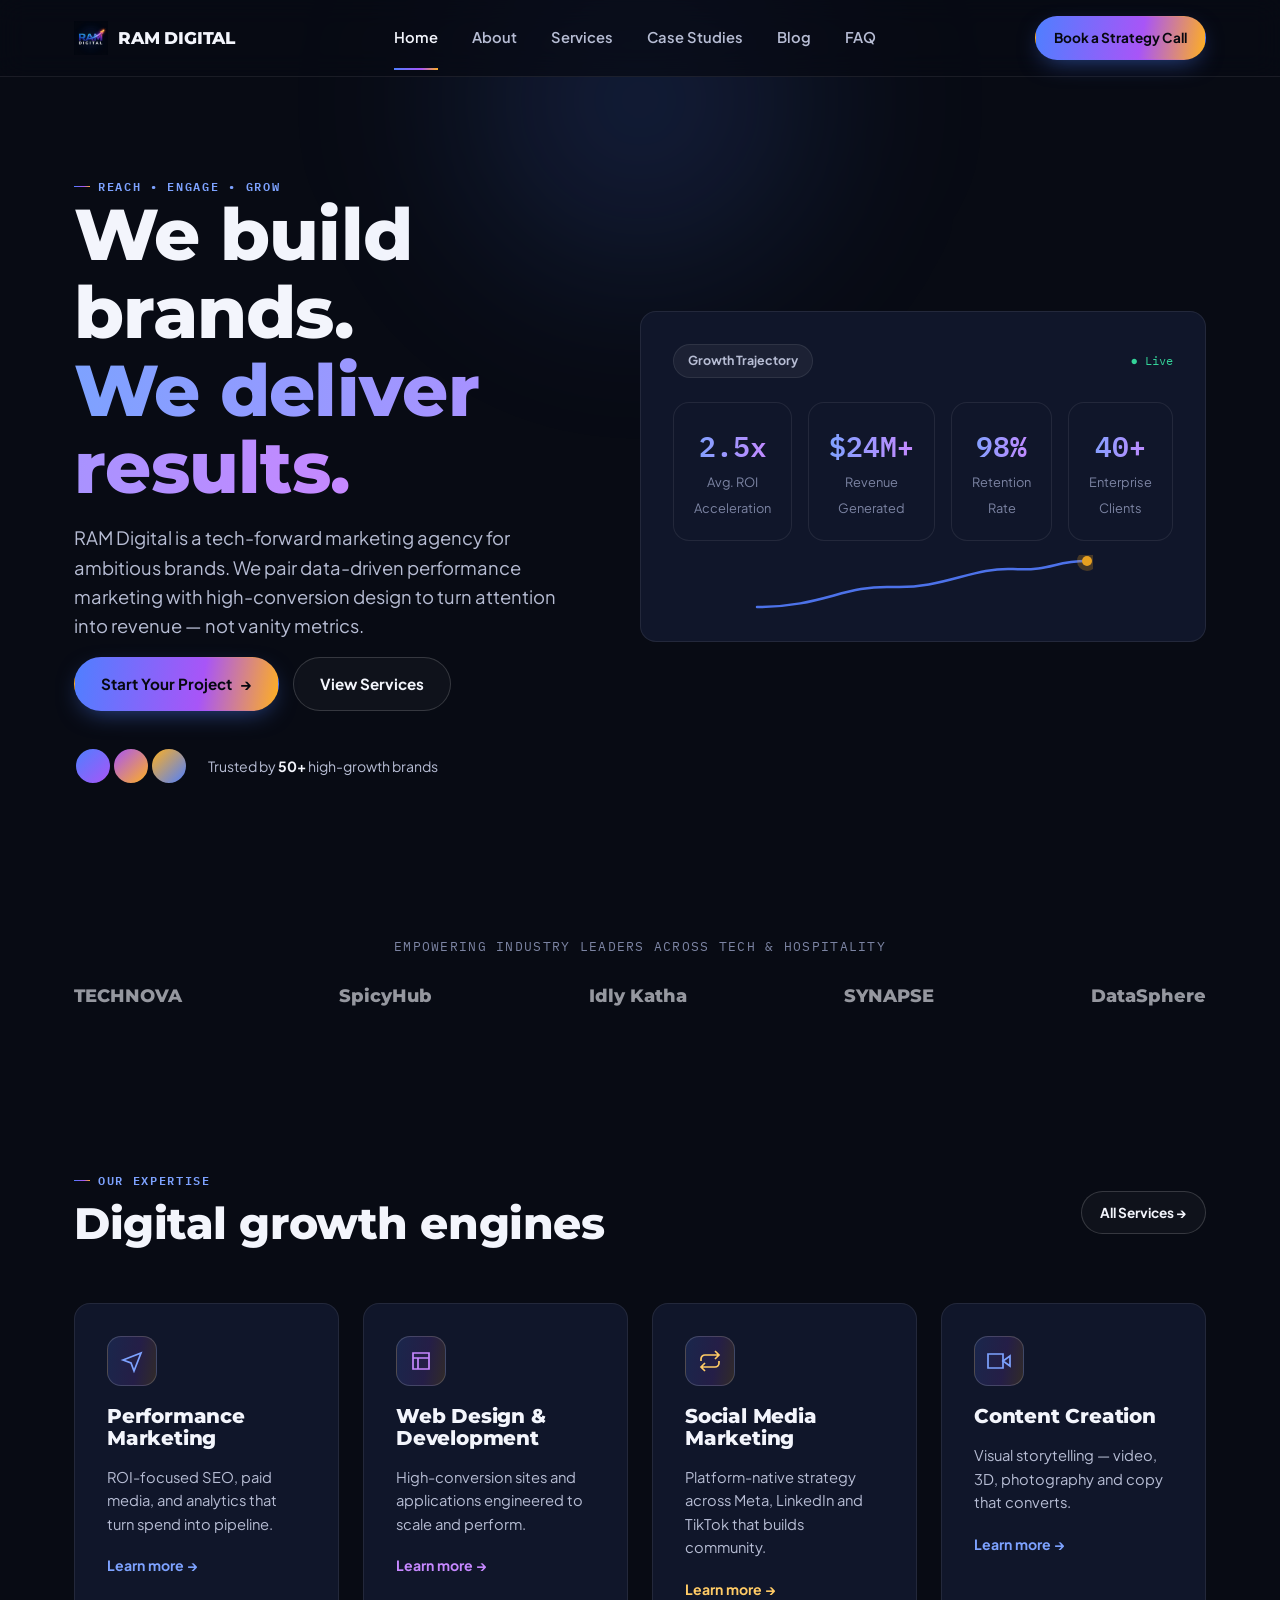
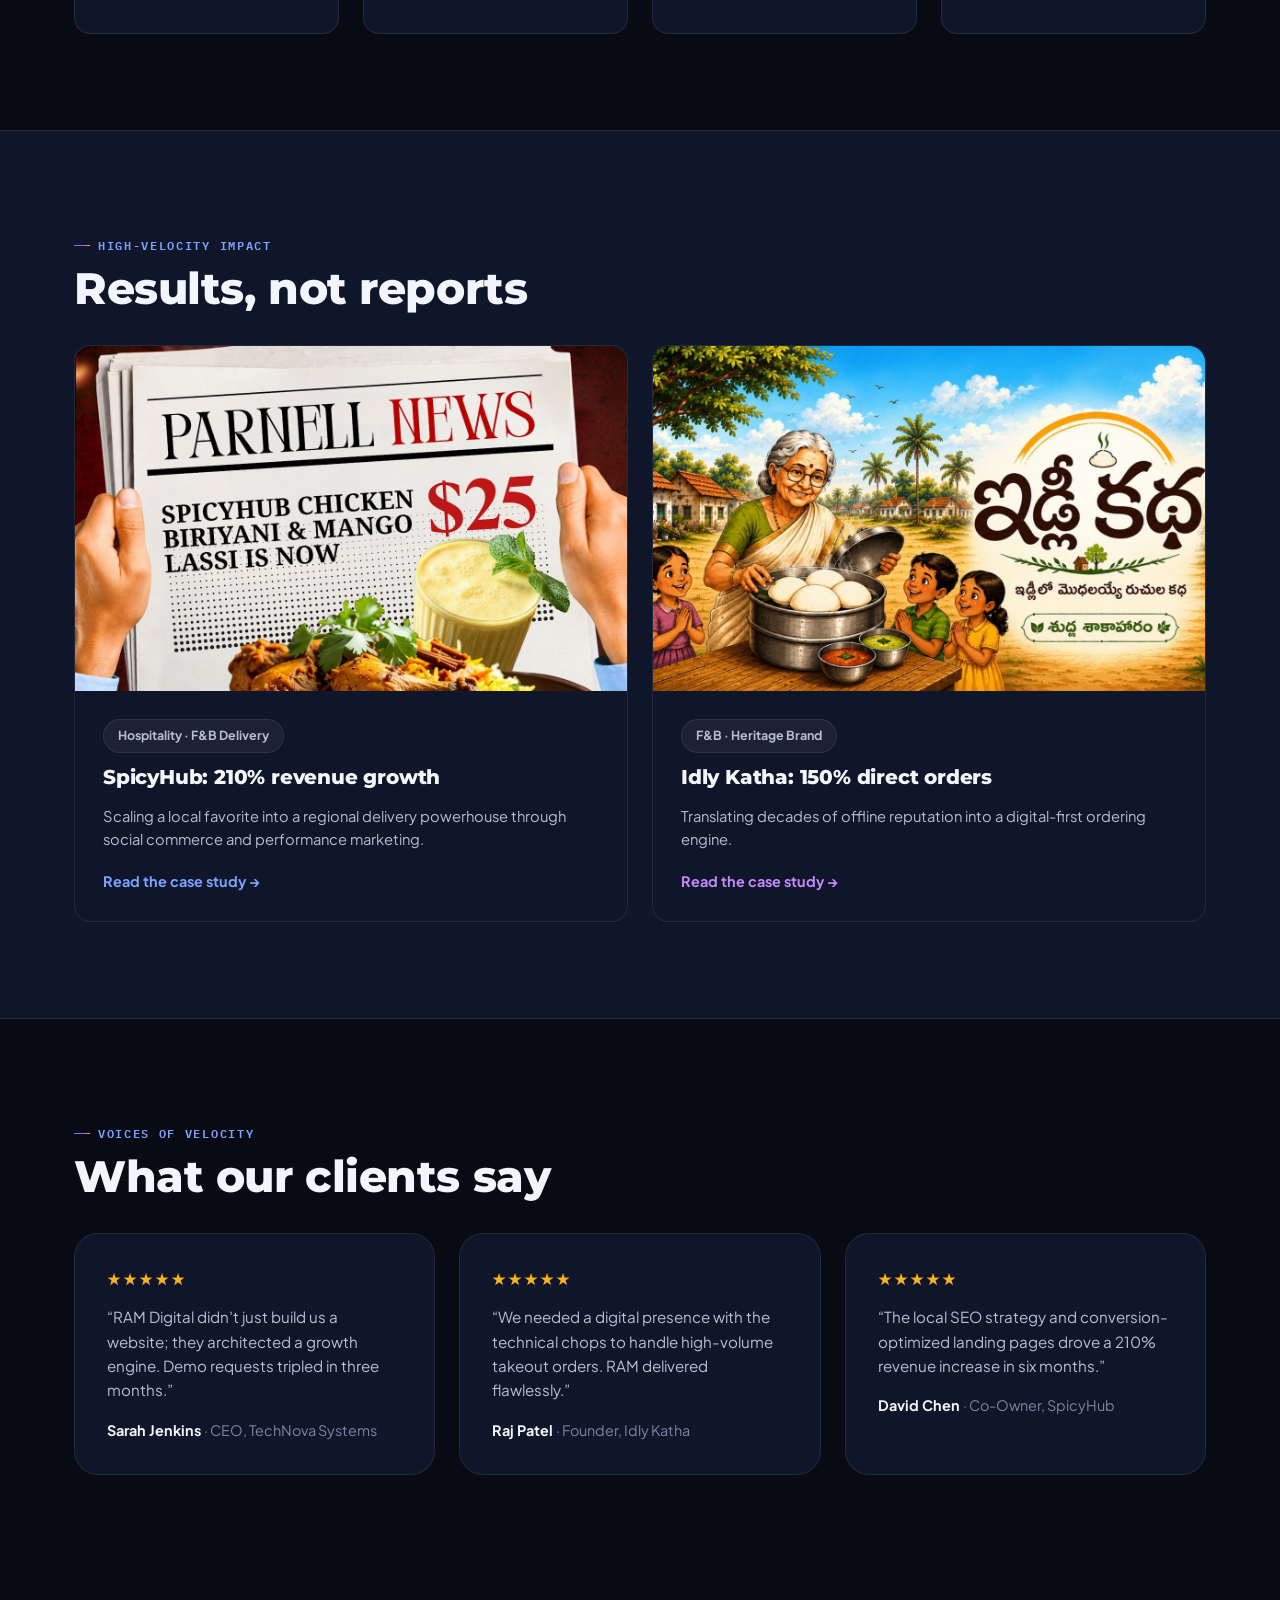
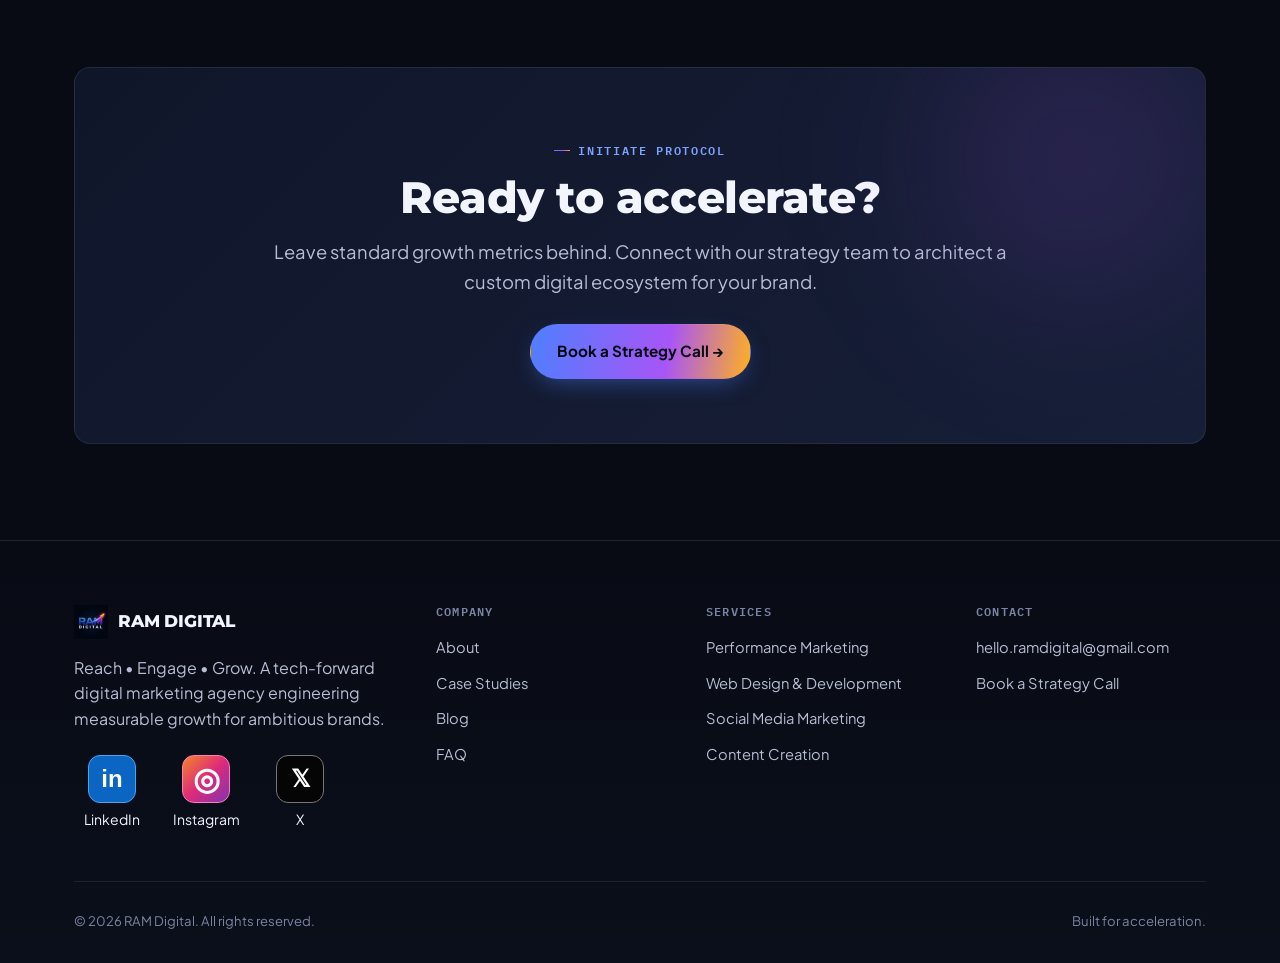
<file: index.html>
<!DOCTYPE html>
<html lang="en">
<head>
<meta charset="UTF-8">
<meta name="viewport" content="width=device-width, initial-scale=1.0">

<title>RAM Digital | Digital Marketing Agency in India</title>
<meta name="description" content="RAM Digital is a digital marketing agency in India helping ambitious brands grow through performance marketing, social media marketing, content creation, web design and digital strategy.">
<meta name="robots" content="index, follow">
<link rel="canonical" href="https://ramdigital.media/">

<meta property="og:type" content="website">
<meta property="og:url" content="https://ramdigital.media/">
<meta property="og:title" content="RAM Digital | Digital Marketing Agency in India">
<meta property="og:description" content="Performance marketing, web design, social media and content creation built to help ambitious brands grow.">
<meta property="og:image" content="https://ramdigital.media/images/logo-512.png">
<meta property="og:site_name" content="RAM Digital">

<meta name="twitter:card" content="summary_large_image">
<meta name="twitter:title" content="RAM Digital | Digital Marketing & Growth">
<meta name="twitter:description" content="Performance marketing, web design, social media and content creation built to help ambitious brands grow.">
<meta name="twitter:image" content="https://ramdigital.media/images/logo-512.png">

<link rel="icon" type="image/png" sizes="32x32" href="images/favicon-32.png">
<link rel="icon" type="image/png" sizes="16x16" href="images/favicon-16.png">
<link rel="apple-touch-icon" href="images/apple-touch-icon.png">
<link rel="manifest" href="manifest.json">
<meta name="theme-color" content="#080b14">
<link rel="stylesheet" href="css/style.css">

<script type="application/ld+json">
{
  "@context": "https://schema.org",
  "@type": "Organization",
  "name": "RAM Digital",
  "url": "https://ramdigital.media/",
  "logo": "https://ramdigital.media/images/logo-512.png",
  "email": "hello.ramdigital@gmail.com",
  "sameAs": [
    "https://www.linkedin.com/in/ramdigital-media-alladi-071812430",
    "https://www.instagram.com/ramdigital.media",
    "https://x.com/ramdigitalmedia"
  ],
  "description": "RAM Digital is a digital marketing agency helping brands in India grow through performance marketing, social media marketing, content creation, web design and digital strategy."
}
</script>


<style>
.site-footer .social-row {
  display:flex;
  flex-wrap:wrap;
  align-items:flex-start;
  gap:18px;
  margin-top:24px;
}
.site-footer .social-row a {
  display:inline-flex;
  flex-direction:column;
  align-items:center;
  justify-content:flex-start;
  gap:8px;
  width:76px;
  min-height:78px;
  padding:0;
  border:0;
  border-radius:0;
  color:inherit;
  text-decoration:none;
  white-space:nowrap;
  transition:transform .2s ease;
}
.site-footer .social-row a:hover {
  transform:translateY(-3px);
  background:transparent;
  border-color:transparent;
}
.site-footer .social-icon {
  width:48px;
  height:48px;
  display:inline-flex;
  align-items:center;
  justify-content:center;
  box-sizing:border-box;
  border-radius:12px;
  font-weight:800;
  font-size:24px;
  line-height:1;
}
.site-footer .linkedin-icon {
  background:#0a66c2;
  color:#fff;
  border:1px solid #4ea3ef;
  font-family:Arial,sans-serif;
}
.site-footer .instagram-icon {
  color:#fff;
  font-size:31px;
  font-family:Arial,sans-serif;
  background:linear-gradient(135deg,#f58529,#dd2a7b,#8134af);
  border:1px solid #ff7bbd;
}
.site-footer .x-icon {
  background:#050505;
  color:#fff;
  border:1px solid #777;
  font-family:Arial,sans-serif;
}
.site-footer .social-row a > span:last-child {
  font-size:14px;
  line-height:1.2;
}
</style>
</head>

<body>
<header class="site-header">
  <div class="container nav-row">
    <a href="index.html" class="brand">
      <img src="images/logo-192.png" alt="RAM Digital logo">
      RAM DIGITAL
    </a>
    <nav class="nav-links" aria-label="Primary">
      <a href="index.html" class="active">Home</a>
      <a href="about.html">About</a>
      <a href="services.html">Services</a>
      <a href="case-studies.html">Case Studies</a>
      <a href="blog.html">Blog</a>
      <a href="faq.html">FAQ</a>
    </nav>
    <div class="nav-actions">
      <div class="nav-cta">
        <a href="book-a-call.html" class="btn btn-primary btn-sm">Book a Strategy Call</a>
      </div>
      <button class="nav-toggle" aria-label="Toggle menu" aria-expanded="false">
        <svg width="20" height="20" viewBox="0 0 24 24" fill="none"><path d="M3 6h18M3 12h18M3 18h18" stroke="currentColor" stroke-width="2" stroke-linecap="round"/></svg>
      </button>
    </div>
  </div>
  <div class="mobile-menu">
    <a href="index.html">Home</a>
    <a href="about.html">About</a>
    <a href="services.html">Services</a>
    <a href="case-studies.html">Case Studies</a>
    <a href="blog.html">Blog</a>
    <a href="faq.html">FAQ</a>
    <a href="book-a-call.html" class="btn btn-primary">Book a Strategy Call</a>
  </div>
</header>

<main>
  <section class="hero">
    <div class="glow-orb" style="width:520px;height:520px;background:radial-gradient(circle,#4f7fff33,transparent 70%);top:-160px;left:50%;transform:translateX(-50%);"></div>
    <div class="container hero-grid">
      <div>
        <span class="eyebrow">Reach &bull; Engage &bull; Grow</span>
        <h1>We build brands.<br><span class="text-gradient">We deliver results.</span></h1>
        <p class="lede">RAM Digital is a tech-forward marketing agency for ambitious brands. We pair data-driven performance marketing with high-conversion design to turn attention into revenue &mdash; not vanity metrics.</p>
        <div class="hero-actions">
          <a href="book-a-call.html" class="btn btn-primary">Start Your Project <span class="btn-arrow">&rarr;</span></a>
          <a href="services.html" class="btn btn-ghost">View Services</a>
        </div>
        <div class="flex items-center gap-md" style="margin-top:36px;">
          <div class="avatar-stack" aria-hidden="true">
            <div style="width:38px;height:38px;border-radius:50%;background:linear-gradient(135deg,#4f7fff,#a855f7);border:2px solid var(--ink);"></div>
            <div style="width:38px;height:38px;border-radius:50%;background:linear-gradient(135deg,#a855f7,#ffb020);border:2px solid var(--ink);"></div>
            <div style="width:38px;height:38px;border-radius:50%;background:linear-gradient(135deg,#ffb020,#4f7fff);border:2px solid var(--ink);"></div>
          </div>
          <p style="margin:0; font-size:.88rem;">Trusted by <strong style="color:var(--text-hi)">50+</strong> high-growth brands</p>
        </div>
      </div>
      <div>
        <div class="card" style="background:var(--surface); position:relative;">
          <div class="flex justify-between items-center" style="margin-bottom:24px;">
            <span class="pill">Growth Trajectory</span>
            <span style="font-family:var(--font-mono); font-size:.78rem; color:var(--success);">&#9679; Live</span>
          </div>
          <div class="stat-row">
            <div class="stat"><span class="num">2.5x</span><span class="label">Avg. ROI Acceleration</span></div>
            <div class="stat"><span class="num">$24M+</span><span class="label">Revenue Generated</span></div>
            <div class="stat"><span class="num">98%</span><span class="label">Retention Rate</span></div>
            <div class="stat"><span class="num">40+</span><span class="label">Enterprise Clients</span></div>
          </div>
          <div class="trajectory-divider" style="margin-top:20px;"><svg viewBox="0 0 340 60" fill="none" xmlns="http://www.w3.org/2000/svg" aria-hidden="true">
            <defs><linearGradient id="traj" x1="0" y1="60" x2="340" y2="0"><stop offset="0%" stop-color="#4f7fff"/><stop offset="60%" stop-color="#a855f7"/><stop offset="100%" stop-color="#ffb020"/></linearGradient></defs>
            <path d="M4 52 C 70 52, 90 30, 140 32 S 220 12, 260 14 S 300 6, 334 6" stroke="url(#traj)" stroke-width="2.5" stroke-linecap="round"/>
            <circle cx="334" cy="6" r="5" fill="#ffb020"/>
            <circle cx="334" cy="6" r="10" fill="#ffb020" opacity="0.25"/>
          </svg></div>
        </div>
      </div>
    </div>
  </section>

  <section class="section-tight">
    <div class="container">
      <p class="text-center" style="font-size:.8rem; letter-spacing:.1em; text-transform:uppercase; color:var(--text-lo); font-family:var(--font-mono);">Empowering industry leaders across tech &amp; hospitality</p>
      <div class="flex items-center justify-between" style="flex-wrap:wrap; gap:24px; margin-top:24px; opacity:.6;">
        <span style="font-family:var(--font-display); font-weight:800; font-size:1.1rem;">TECHNOVA</span>
        <span style="font-family:var(--font-display); font-weight:800; font-size:1.1rem;">SpicyHub</span>
        <span style="font-family:var(--font-display); font-weight:800; font-size:1.1rem;">Idly Katha</span>
        <span style="font-family:var(--font-display); font-weight:800; font-size:1.1rem;">SYNAPSE</span>
        <span style="font-family:var(--font-display); font-weight:800; font-size:1.1rem;">DataSphere</span>
      </div>
    </div>
  </section>

  <section class="section">
    <div class="container">
      <div class="flex justify-between items-center" style="flex-wrap:wrap; gap:16px; margin-bottom:40px;">
        <div>
          <span class="eyebrow">Our Expertise</span>
          <h2 style="margin-top:10px;">Digital growth engines</h2>
        </div>
        <a href="services.html" class="btn btn-ghost btn-sm">All Services &rarr;</a>
      </div>
      <div class="grid grid-4">
        <div class="card">
          <div class="card-icon"><svg viewBox="0 0 24 24" fill="none" stroke="#7da2ff" stroke-width="1.7"><path d="M3 11l18-7-7 18-3-8-8-3z"/></svg></div>
          <h3>Performance Marketing</h3>
          <p style="font-size:.92rem;">ROI-focused SEO, paid media, and analytics that turn spend into pipeline.</p>
          <a href="performance-marketing.html" style="font-weight:700; font-size:.88rem; color:var(--blue-soft);">Learn more &rarr;</a>
        </div>
        <div class="card">
          <div class="card-icon"><svg viewBox="0 0 24 24" fill="none" stroke="#c688ff" stroke-width="1.7"><path d="M4 4h16v16H4z"/><path d="M4 9h16M9 9v11"/></svg></div>
          <h3>Web Design &amp; Development</h3>
          <p style="font-size:.92rem;">High-conversion sites and applications engineered to scale and perform.</p>
          <a href="web-design-development.html" style="font-weight:700; font-size:.88rem; color:var(--violet-soft);">Learn more &rarr;</a>
        </div>
        <div class="card">
          <div class="card-icon"><svg viewBox="0 0 24 24" fill="none" stroke="#ffcb66" stroke-width="1.7"><path d="M17 2l4 4-4 4M3 12v-2a4 4 0 014-4h14M7 22l-4-4 4-4M21 12v2a4 4 0 01-4 4H3"/></svg></div>
          <h3>Social Media Marketing</h3>
          <p style="font-size:.92rem;">Platform-native strategy across Meta, LinkedIn and TikTok that builds community.</p>
          <a href="social-media-marketing.html" style="font-weight:700; font-size:.88rem; color:var(--gold-soft);">Learn more &rarr;</a>
        </div>
        <div class="card">
          <div class="card-icon"><svg viewBox="0 0 24 24" fill="none" stroke="#7da2ff" stroke-width="1.7"><path d="M23 7l-7 5 7 5V7z"/><path d="M1 5h15v14H1z"/></svg></div>
          <h3>Content Creation</h3>
          <p style="font-size:.92rem;">Visual storytelling &mdash; video, 3D, photography and copy that converts.</p>
          <a href="content-creation.html" style="font-weight:700; font-size:.88rem; color:var(--blue-soft);">Learn more &rarr;</a>
        </div>
      </div>
    </div>
  </section>

  <section class="section" style="background:var(--surface); border-top:1px solid var(--border); border-bottom:1px solid var(--border);">
    <div class="container">
      <span class="eyebrow">High-Velocity Impact</span>
      <h2 style="margin-top:10px;">Results, not reports</h2>
      <div class="grid grid-2" style="margin-top:32px;">
        <a href="case-study-spicyhub.html" class="card case-card" style="padding:0; display:block;">
          <img src="images/case-spicyhub.jpg" alt="SpicyHub campaign visual">
          <div class="body" style="padding:28px;">
            <span class="pill" style="margin-bottom:14px;">Hospitality &middot; F&amp;B Delivery</span>
            <h3>SpicyHub: 210% revenue growth</h3>
            <p style="font-size:.92rem;">Scaling a local favorite into a regional delivery powerhouse through social commerce and performance marketing.</p>
            <span style="font-weight:700; color:var(--blue-soft); font-size:.9rem;">Read the case study &rarr;</span>
          </div>
        </a>
        <a href="case-study-idly-katha.html" class="card case-card" style="padding:0; display:block;">
          <img src="images/case-idlykatha.jpg" alt="Idly Katha campaign visual">
          <div class="body" style="padding:28px;">
            <span class="pill" style="margin-bottom:14px;">F&amp;B &middot; Heritage Brand</span>
            <h3>Idly Katha: 150% direct orders</h3>
            <p style="font-size:.92rem;">Translating decades of offline reputation into a digital-first ordering engine.</p>
            <span style="font-weight:700; color:var(--violet-soft); font-size:.9rem;">Read the case study &rarr;</span>
          </div>
        </a>
      </div>
    </div>
  </section>

  <section class="section">
    <div class="container">
      <span class="eyebrow">Voices of Velocity</span>
      <h2 style="margin-top:10px;">What our clients say</h2>
      <div class="grid grid-3" style="margin-top:32px;">
        <div class="quote-card">
          <div class="stars">&#9733;&#9733;&#9733;&#9733;&#9733;</div>
          <p style="font-size:.95rem;">&ldquo;RAM Digital didn&rsquo;t just build us a website; they architected a growth engine. Demo requests tripled in three months.&rdquo;</p>
          <p style="color:var(--text-hi); font-weight:700; margin:0; font-size:.9rem;">Sarah Jenkins <span style="color:var(--text-lo); font-weight:400;">&middot; CEO, TechNova Systems</span></p>
        </div>
        <div class="quote-card">
          <div class="stars">&#9733;&#9733;&#9733;&#9733;&#9733;</div>
          <p style="font-size:.95rem;">&ldquo;We needed a digital presence with the technical chops to handle high-volume takeout orders. RAM delivered flawlessly.&rdquo;</p>
          <p style="color:var(--text-hi); font-weight:700; margin:0; font-size:.9rem;">Raj Patel <span style="color:var(--text-lo); font-weight:400;">&middot; Founder, Idly Katha</span></p>
        </div>
        <div class="quote-card">
          <div class="stars">&#9733;&#9733;&#9733;&#9733;&#9733;</div>
          <p style="font-size:.95rem;">&ldquo;The local SEO strategy and conversion-optimized landing pages drove a 210% revenue increase in six months.&rdquo;</p>
          <p style="color:var(--text-hi); font-weight:700; margin:0; font-size:.9rem;">David Chen <span style="color:var(--text-lo); font-weight:400;">&middot; Co-Owner, SpicyHub</span></p>
        </div>
      </div>
    </div>
  </section>

  <section class="section text-center">
    <div class="container">
      <div class="card" style="padding:64px 32px; background:linear-gradient(135deg, var(--surface), var(--surface-2)); position:relative; overflow:hidden;">
        <div class="glow-orb" style="width:420px;height:420px;background:radial-gradient(circle,#a855f733,transparent 70%);top:-120px;right:-80px;"></div>
        <span class="eyebrow" style="justify-content:center;">Initiate Protocol</span>
        <h2 style="margin-top:14px;">Ready to accelerate?</h2>
        <p class="lede" style="margin:0 auto 28px;">Leave standard growth metrics behind. Connect with our strategy team to architect a custom digital ecosystem for your brand.</p>
        <a href="book-a-call.html" class="btn btn-primary">Book a Strategy Call &rarr;</a>
      </div>
    </div>
  </section>
</main>

<footer class="site-footer">
  <div class="container">
    <div class="footer-grid">
      <div class="footer-brand">
        <a href="index.html" class="brand" style="margin-bottom:16px; display:inline-flex;">
          <img src="images/logo-192.png" alt="RAM Digital logo">
          RAM DIGITAL
        </a>
        <p>Reach &bull; Engage &bull; Grow. A tech-forward digital marketing agency engineering measurable growth for ambitious brands.</p>
        <div class="social-row" aria-label="Social links">
          <a href="https://www.linkedin.com/in/ramdigital-media-alladi-071812430" target="_blank" rel="noopener noreferrer" aria-label="LinkedIn">
            <span class="social-icon linkedin-icon" aria-hidden="true">in</span>
            <span>LinkedIn</span>
          </a>
          <a href="https://www.instagram.com/ramdigital.media" target="_blank" rel="noopener noreferrer" aria-label="Instagram">
            <span class="social-icon instagram-icon" aria-hidden="true">◎</span>
            <span>Instagram</span>
          </a>
          <a href="https://x.com/ramdigitalmedia" target="_blank" rel="noopener noreferrer" aria-label="X">
            <span class="social-icon x-icon" aria-hidden="true">𝕏</span>
            <span>X</span>
          </a>
        </div>
      </div>
      <div class="footer-col">
        <h4>Company</h4>
        <a href="about.html">About</a>
        <a href="case-studies.html">Case Studies</a>
        <a href="blog.html">Blog</a>
        <a href="faq.html">FAQ</a>
      </div>
      <div class="footer-col">
        <h4>Services</h4>
        <a href="performance-marketing.html">Performance Marketing</a>
        <a href="web-design-development.html">Web Design &amp; Development</a>
        <a href="social-media-marketing.html">Social Media Marketing</a>
        <a href="content-creation.html">Content Creation</a>
      </div>
      <div class="footer-col">
        <h4>Contact</h4>
        <a href="mailto:hello.ramdigital@gmail.com">hello.ramdigital@gmail.com</a>
        <a href="book-a-call.html">Book a Strategy Call</a>
      </div>
    </div>
    <div class="footer-bottom">
      <span>&copy; 2026 RAM Digital. All rights reserved.</span>
      <span>Built for acceleration.</span>
    </div>
  </div>
</footer>

<script src="js/main.js"></script>
</body>
</html>
</file>
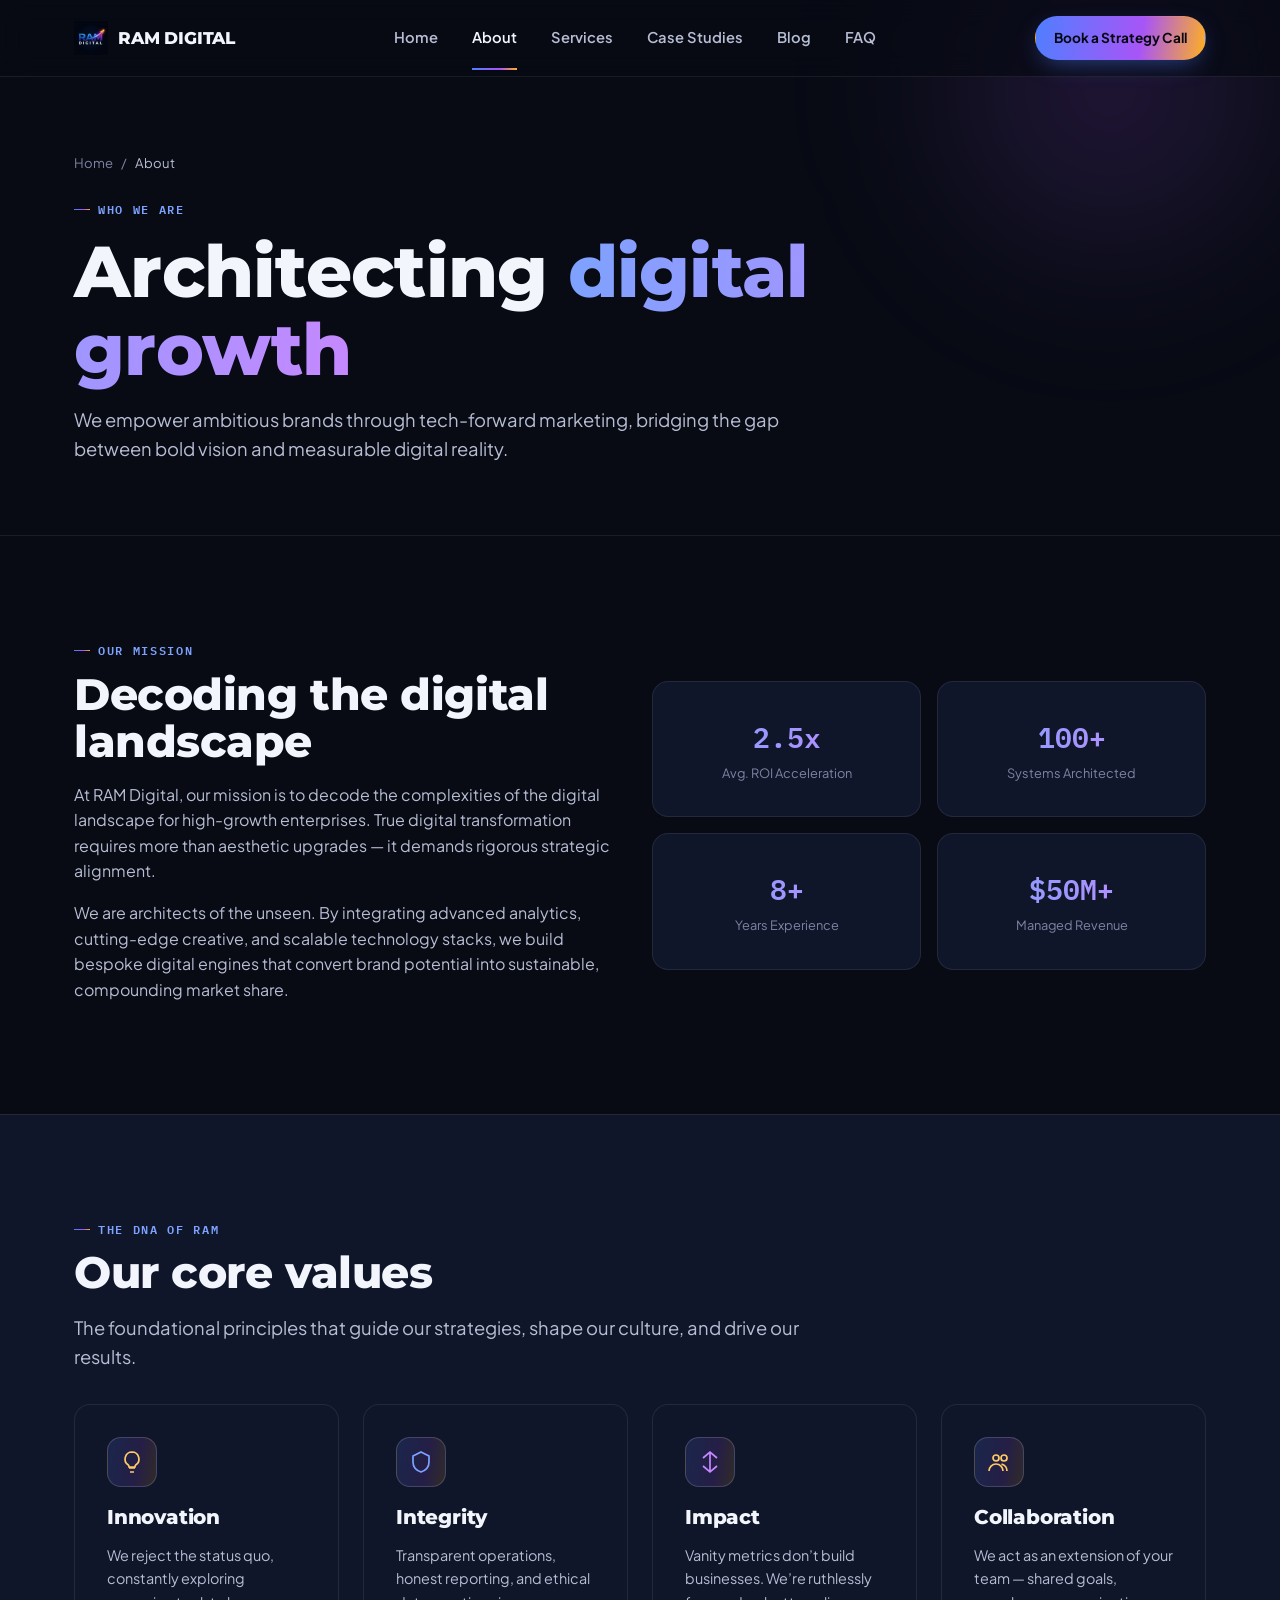
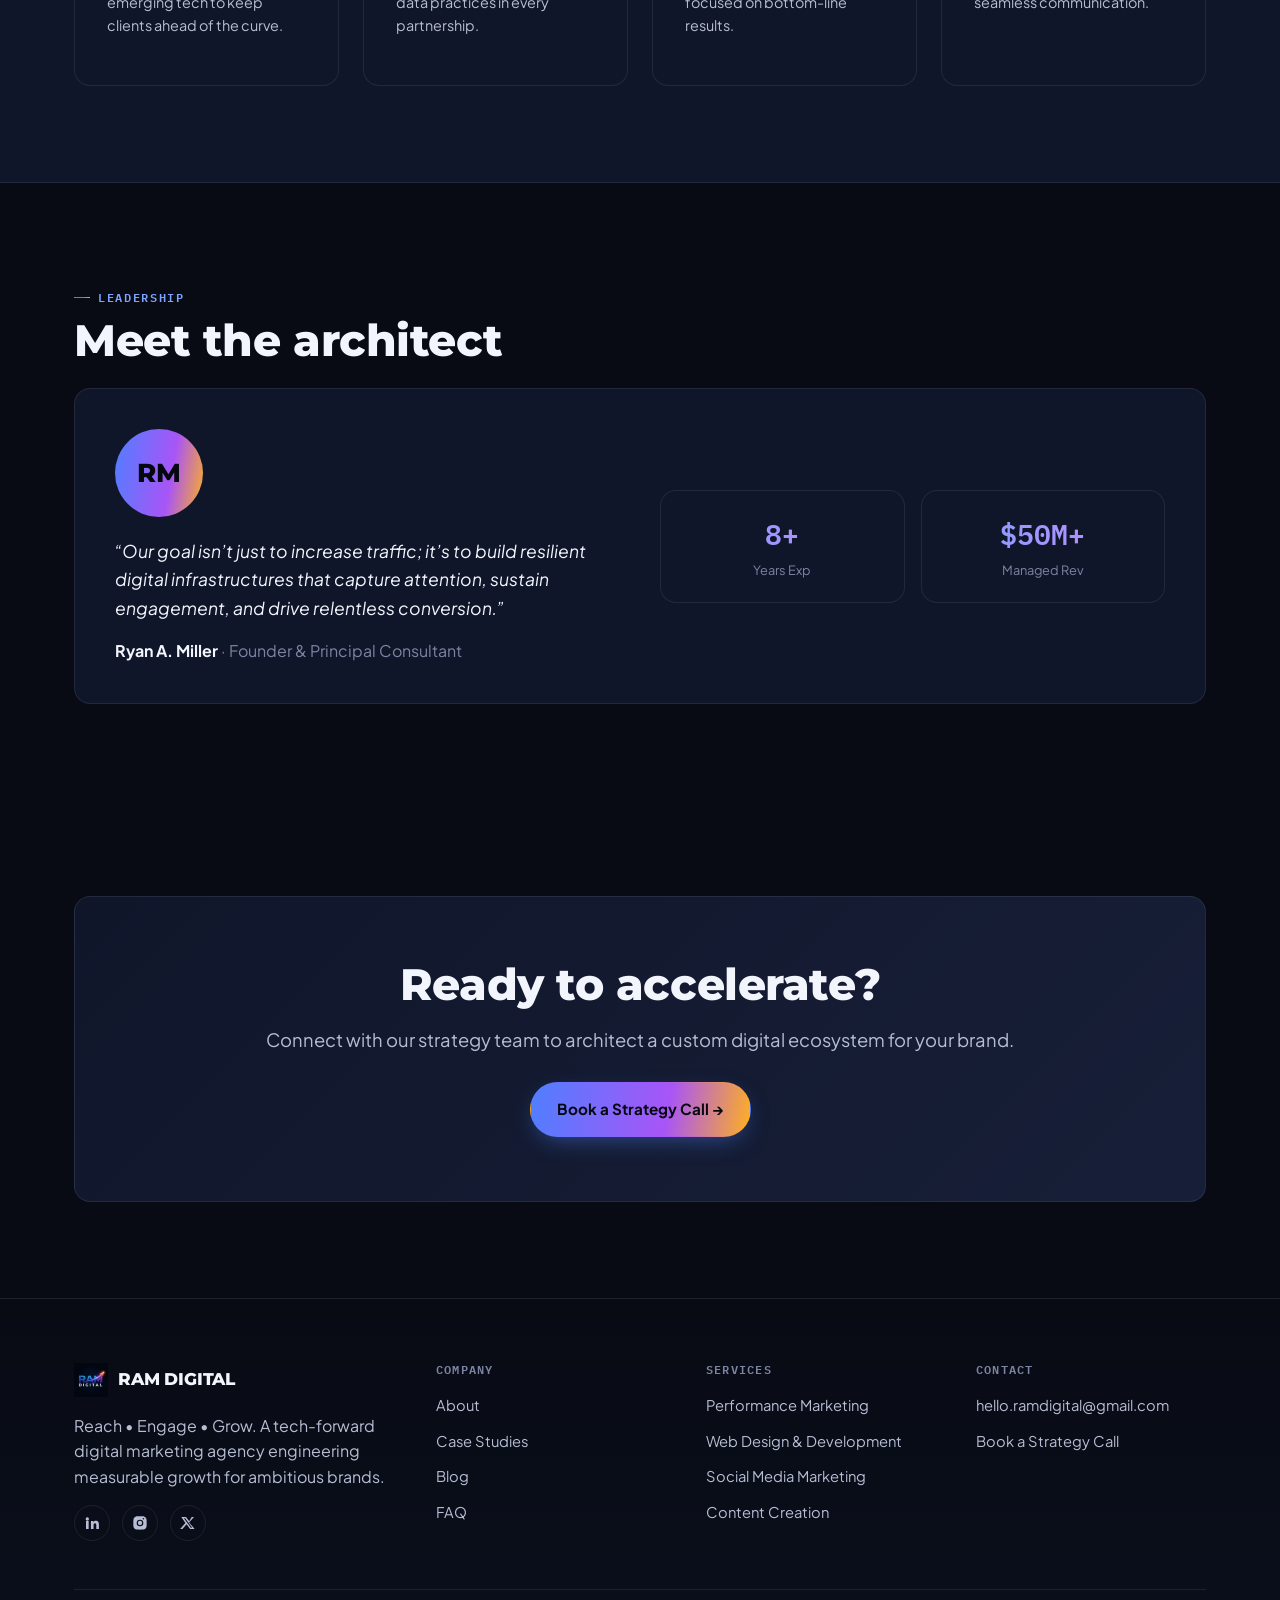
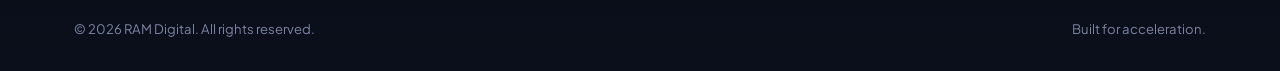
<file: about.html>
<!DOCTYPE html>
<html lang="en">
<head>
<link rel="canonical" href="https://ramdigital.media/about.html">
<meta name="robots" content="index, follow">
<meta property="og:title" content="About RAM Digital | Digital Marketing Agency">
<meta property="og:description" content="Learn about RAM Digital, a digital marketing agency focused on measurable growth through performance marketing, web development, social media and content creation.">
<meta property="og:url" content="https://ramdigital.media/about.html">
<meta property="og:type" content="website">
<meta name="twitter:card" content="summary_large_image">
<meta name="twitter:title" content="About RAM Digital | Digital Marketing Agency">
<meta name="twitter:description" content="Learn about RAM Digital, a digital marketing agency focused on measurable growth through performance marketing, web development, social media and content creation.">
<script type="application/ld+json">
{
  "@context": "https://schema.org",
  "@type": "Organization",
  "name": "RAM Digital",
  "url": "https://ramdigital.media/",
  "email": "mailto:hello.ramdigital@gmail.com",
  "description": "A tech-forward digital marketing agency focused on measurable growth through performance marketing, web development, social media and content creation."
}
</script>
<meta charset="UTF-8">
<meta name="viewport" content="width=device-width, initial-scale=1.0">
<title>About RAM Digital | Digital Marketing Agency</title>
<meta name="description" content="Learn about RAM Digital, a digital marketing agency focused on measurable growth through performance marketing, web development, social media and content creation.">
<link rel="icon" type="image/png" sizes="32x32" href="[data-uri]">
<link rel="icon" type="image/png" sizes="16x16" href="[data-uri]">
<link rel="apple-touch-icon" href="[data-uri]">
<link rel="manifest" href="manifest.json">
<meta name="theme-color" content="#080b14">
<style>
/* ==========================================================================
   RAM DIGITAL — Design System
   Palette derived from brand mark: navy field, blue→violet ascent, gold spark
   ========================================================================== */

@import url('https://fonts.googleapis.com/css2?family=Montserrat:wght@700;800;900&family=Plus+Jakarta+Sans:ital,wght@0,400;0,500;0,600;0,700;1,400&family=IBM+Plex+Mono:wght@500;600&display=swap');

:root{
  /* --- Core palette --- */
  --ink:        #080b14;   /* page base */
  --surface:    #10162a;   /* card / raised panel */
  --surface-2:  #171f38;   /* card hover / nested panel */
  --surface-3:  #1e2848;   /* deepest raised, borders context */
  --border:     rgba(255,255,255,0.08);
  --border-hi:  rgba(255,255,255,0.16);

  --blue:       #4f7fff;
  --blue-soft:  #7da2ff;
  --violet:     #a855f7;
  --violet-soft:#c688ff;
  --gold:       #ffb020;
  --gold-soft:  #ffcb66;

  --text-hi:    #f3f5fc;
  --text-mid:   #b7bdd4;
  --text-lo:    #7c84a3;

  --success:    #34d399;

  /* --- Gradients --- */
  --grad-ascent: linear-gradient(100deg, var(--blue) 0%, var(--violet) 62%, var(--gold) 100%);
  --grad-ascent-soft: linear-gradient(100deg, rgba(79,127,255,.16) 0%, rgba(168,85,247,.14) 60%, rgba(255,176,32,.14) 100%);
  --grad-text: linear-gradient(95deg, var(--blue-soft) 0%, var(--violet-soft) 100%);
  --grad-radial-glow: radial-gradient(circle at 50% 0%, rgba(79,127,255,.20), transparent 60%);

  /* --- Type --- */
  --font-display: 'Montserrat', sans-serif;
  --font-body: 'Plus Jakarta Sans', sans-serif;
  --font-mono: 'IBM Plex Mono', monospace;

  /* --- Spacing / layout --- */
  --container: 1180px;
  --gutter: 24px;
  --radius-sm: 10px;
  --radius-md: 16px;
  --radius-lg: 24px;
  --radius-full: 999px;
}

/* ---------- Reset ---------- */
*,*::before,*::after{ box-sizing: border-box; }
html{ scroll-behavior: smooth; }
body{
  margin:0;
  background: var(--ink);
  color: var(--text-hi);
  font-family: var(--font-body);
  font-size: 16px;
  line-height: 1.6;
  -webkit-font-smoothing: antialiased;
}
img{ max-width:100%; display:block; }
a{ color: inherit; text-decoration: none; }
ul{ margin:0; padding:0; list-style:none; }
button{ font-family: inherit; cursor:pointer; }
input,select,textarea{ font-family: inherit; }

:focus-visible{
  outline: 2px solid var(--gold);
  outline-offset: 3px;
  border-radius: 4px;
}

@media (prefers-reduced-motion: reduce){
  *{ animation-duration: .001ms !important; animation-iteration-count: 1 !important; transition-duration: .001ms !important; scroll-behavior:auto !important; }
}

/* ---------- Layout helpers ---------- */
.container{
  width:100%;
  max-width: var(--container);
  margin: 0 auto;
  padding: 0 var(--gutter);
}
.section{ padding: 96px 0; position:relative; }
.section-tight{ padding: 56px 0; }
@media (max-width: 720px){
  .section{ padding: 64px 0; }
}

.eyebrow{
  display:inline-flex;
  align-items:center;
  gap:8px;
  font-family: var(--font-mono);
  font-size: 12px;
  font-weight: 600;
  letter-spacing: .14em;
  text-transform: uppercase;
  color: var(--blue-soft);
}
.eyebrow::before{
  content:"";
  width: 16px; height: 1px;
  background: var(--grad-ascent);
}

h1,h2,h3,h4{
  font-family: var(--font-display);
  font-weight: 800;
  line-height: 1.08;
  letter-spacing: -0.01em;
  margin: 0 0 16px;
  color: var(--text-hi);
}
h1{ font-size: clamp(2.4rem, 4.4vw + 1rem, 4.5rem); }
h2{ font-size: clamp(1.9rem, 2.6vw + 1rem, 2.75rem); }
h3{ font-size: 1.25rem; }
p{ margin: 0 0 16px; color: var(--text-mid); }
.lede{ font-size: 1.15rem; color: var(--text-mid); max-width: 60ch; }

.text-gradient{
  background: var(--grad-text);
  -webkit-background-clip: text;
  background-clip: text;
  color: transparent;
}

/* ---------- Trajectory motif (signature element) ---------- */
/* An ascending gradient line with a glowing terminus — echoes the growth-arrow mark.
   Used as hero backdrop, section divider, and inline data accent. */
.trajectory-divider{
  width:100%;
  height: 48px;
  display:flex;
  align-items:center;
  justify-content:center;
  margin: 8px 0 0;
}
.trajectory-divider svg{ width:100%; max-width: 340px; height:auto; opacity:.9; }

.glow-orb{
  position:absolute;
  border-radius:50%;
  filter: blur(70px);
  pointer-events:none;
  z-index:0;
}

/* ---------- Buttons ---------- */
.btn{
  display:inline-flex;
  align-items:center;
  justify-content:center;
  gap:8px;
  padding: 14px 26px;
  border-radius: var(--radius-full);
  font-weight:700;
  font-size: .95rem;
  border: 1px solid transparent;
  transition: transform .18s ease, box-shadow .18s ease, background .18s ease, border-color .18s ease;
  white-space: nowrap;
}
.btn:active{ transform: scale(.97); }
.btn-primary{
  background: var(--grad-ascent);
  color: #060810;
  box-shadow: 0 8px 24px -8px rgba(79,127,255,.55);
}
.btn-primary:hover{ box-shadow: 0 10px 30px -6px rgba(168,85,247,.6); transform: translateY(-1px); }
.btn-ghost{
  background: rgba(255,255,255,.03);
  border-color: var(--border-hi);
  color: var(--text-hi);
}
.btn-ghost:hover{ background: rgba(255,255,255,.07); border-color: var(--blue-soft); }
.btn-block{ width:100%; }
.btn-sm{ padding: 10px 18px; font-size:.85rem; }
.btn-arrow{ transition: transform .18s ease; }
.btn:hover .btn-arrow{ transform: translateX(3px); }

/* ---------- Header / Nav ---------- */
.site-header{
  position: fixed;
  top:0; left:0; right:0;
  z-index: 100;
  backdrop-filter: blur(14px);
  background: rgba(8,11,20,.72);
  border-bottom: 1px solid var(--border);
}
.nav-row{
  display:flex;
  align-items:center;
  justify-content:space-between;
  height: 76px;
}
.brand{
  display:flex;
  align-items:center;
  gap:10px;
  font-family: var(--font-display);
  font-weight: 800;
  font-size: 1.05rem;
  letter-spacing: -0.01em;
}
.brand img{ height: 34px; width:auto; }

.nav-links{
  display:none;
  align-items:center;
  gap: 34px;
}
.nav-links a{
  font-size:.92rem;
  font-weight:600;
  color: var(--text-mid);
  transition: color .15s ease;
  position:relative;
}
.nav-links a:hover, .nav-links a.active{ color: var(--text-hi); }
.nav-links a.active::after{
  content:"";
  position:absolute;
  left:0; right:0; bottom:-20px;
  height:2px;
  background: var(--grad-ascent);
}
.nav-cta{ display:none; align-items:center; gap:14px; }
.nav-actions{ display:flex; align-items:center; gap:10px; }

.nav-toggle{
  display:flex;
  align-items:center;
  justify-content:center;
  width:42px; height:42px;
  background: rgba(255,255,255,.04);
  border:1px solid var(--border);
  border-radius: 10px;
  color: var(--text-hi);
}

.mobile-menu{
  position:fixed;
  inset: 76px 0 0 0;
  background: var(--ink);
  z-index: 99;
  padding: 28px var(--gutter) 40px;
  display:none;
  flex-direction:column;
  gap: 4px;
  overflow-y:auto;
}
.mobile-menu.open{ display:flex; }
.mobile-menu a{
  padding: 16px 4px;
  border-bottom: 1px solid var(--border);
  font-weight:600;
  font-size:1.05rem;
  color: var(--text-hi);
}
.mobile-menu .btn{ margin-top: 20px; }

@media (min-width: 960px){
  .nav-links{ display:flex; }
  .nav-cta{ display:flex; }
  .nav-toggle{ display:none; }
  .mobile-menu{ display:none !important; }
}

/* ---------- Cards ---------- */
.card{
  background: var(--surface);
  border: 1px solid var(--border);
  border-radius: var(--radius-md);
  padding: 32px;
  transition: border-color .2s ease, transform .2s ease, background .2s ease;
}
.card:hover{ border-color: var(--border-hi); background: var(--surface-2); }
.card-icon{
  width:50px; height:50px;
  border-radius: 14px;
  display:flex; align-items:center; justify-content:center;
  margin-bottom: 20px;
  background: var(--grad-ascent-soft);
  border: 1px solid var(--border-hi);
}
.card-icon svg{ width:24px; height:24px; }

.pill{
  display:inline-flex;
  align-items:center;
  padding: 6px 14px;
  border-radius: var(--radius-full);
  font-size:.78rem;
  font-weight:700;
  background: rgba(255,255,255,.05);
  border: 1px solid var(--border);
  color: var(--text-mid);
}

/* ---------- Stats ---------- */
.stat-row{
  display:grid;
  grid-template-columns: repeat(2,1fr);
  gap: 16px;
}
@media (min-width:720px){ .stat-row{ grid-template-columns: repeat(4,1fr); } }
.stat{
  padding: 20px;
  border-radius: var(--radius-md);
  background: var(--surface);
  border: 1px solid var(--border);
  text-align:center;
}
.stat .num{
  font-family: var(--font-mono);
  font-size: clamp(1.6rem, 2.2vw, 2.2rem);
  font-weight: 600;
  background: var(--grad-text);
  -webkit-background-clip:text;
  background-clip:text;
  color:transparent;
  display:block;
}
.stat .label{ font-size:.8rem; color: var(--text-lo); margin-top:4px; }

/* ---------- Grid utilities ---------- */
.grid{ display:grid; gap: 24px; }
.grid-2{ grid-template-columns: 1fr; }
.grid-3{ grid-template-columns: 1fr; }
.grid-4{ grid-template-columns: repeat(2,1fr); }
@media (min-width: 720px){
  .grid-2{ grid-template-columns: repeat(2,1fr); }
  .grid-3{ grid-template-columns: repeat(3,1fr); }
}
@media (min-width: 960px){
  .grid-4{ grid-template-columns: repeat(4,1fr); }
}

.flex{ display:flex; }
.items-center{ align-items:center; }
.justify-between{ justify-content:space-between; }
.gap-sm{ gap:10px; }
.gap-md{ gap:20px; }
.mt-0{ margin-top:0; }
.text-center{ text-align:center; }
.max-w{ max-width: 640px; margin-left:auto; margin-right:auto; }

/* ---------- Hero ---------- */
.hero{
  padding: 168px 0 96px;
  position:relative;
  overflow:hidden;
}
.hero-grid{
  display:grid;
  gap: 48px;
  align-items:center;
  grid-template-columns: 1fr;
}
@media (min-width: 960px){
  .hero-grid{ grid-template-columns: 1.1fr .9fr; gap: 64px; }
}
.hero-actions{ display:flex; flex-wrap:wrap; gap:14px; margin-top: 8px; }

/* ---------- Forms ---------- */
.field{ margin-bottom: 18px; }
.field label{
  display:block;
  font-size:.82rem;
  font-weight:600;
  color: var(--text-mid);
  margin-bottom: 8px;
}
.field input, .field select, .field textarea{
  width:100%;
  padding: 14px 16px;
  background: var(--surface-2);
  border: 1px solid var(--border);
  border-radius: var(--radius-sm);
  color: var(--text-hi);
  font-size: .95rem;
  transition: border-color .15s ease;
}
.field input:focus, .field select:focus, .field textarea:focus{
  border-color: var(--blue);
  outline:none;
}
.field textarea{ resize: vertical; min-height: 110px; }

/* ---------- FAQ accordion ---------- */
.faq-item{
  border: 1px solid var(--border);
  border-radius: var(--radius-md);
  background: var(--surface);
  margin-bottom: 12px;
  overflow:hidden;
}
.faq-q{
  width:100%;
  display:flex;
  align-items:center;
  justify-content:space-between;
  gap:16px;
  padding: 20px 24px;
  background:none;
  border:none;
  color: var(--text-hi);
  font-weight:700;
  font-size: 1rem;
  text-align:left;
}
.faq-q .chev{ transition: transform .2s ease; flex-shrink:0; color: var(--text-lo); }
.faq-item.open .faq-q .chev{ transform: rotate(180deg); }
.faq-a{
  max-height:0;
  overflow:hidden;
  transition: max-height .25s ease;
  padding: 0 24px;
}
.faq-item.open .faq-a{ padding-bottom: 20px; }

/* ---------- Footer ---------- */
.site-footer{
  border-top: 1px solid var(--border);
  padding: 64px 0 32px;
  background: linear-gradient(180deg, transparent, rgba(79,127,255,.03));
}
.footer-grid{
  display:grid;
  gap: 40px;
  grid-template-columns: 1fr;
  margin-bottom: 48px;
}
@media (min-width: 720px){
  .footer-grid{ grid-template-columns: 1.4fr 1fr 1fr 1fr; }
}
.footer-brand p{ max-width: 32ch; }
.footer-col h4{
  font-family: var(--font-mono);
  font-size:.78rem;
  letter-spacing:.1em;
  text-transform: uppercase;
  color: var(--text-lo);
  font-weight:600;
  margin-bottom: 18px;
}
.footer-col a{
  display:block;
  color: var(--text-mid);
  font-size: .92rem;
  margin-bottom: 12px;
  transition: color .15s ease;
}
.footer-col a:hover{ color: var(--text-hi); }
.footer-bottom{
  display:flex;
  flex-direction:column;
  gap:12px;
  padding-top: 28px;
  border-top: 1px solid var(--border);
  font-size:.82rem;
  color: var(--text-lo);
}
@media (min-width:720px){
  .footer-bottom{ flex-direction:row; justify-content:space-between; }
}
.social-row{ display:flex; gap:12px; }
.social-row a{
  width:36px; height:36px;
  display:flex; align-items:center; justify-content:center;
  border:1px solid var(--border);
  border-radius:50%;
  color: var(--text-mid);
}
.social-row a:hover{ border-color: var(--blue-soft); color: var(--text-hi); }

/* ---------- Breadcrumb / page header ---------- */
.page-header{
  padding: 152px 0 56px;
  border-bottom: 1px solid var(--border);
  position:relative;
  overflow:hidden;
}
.breadcrumb{
  display:flex; align-items:center; gap:8px;
  font-size:.82rem; color: var(--text-lo); margin-bottom: 18px;
}
.breadcrumb a:hover{ color: var(--text-hi); }

/* ---------- Misc components ---------- */
.badge-num{
  font-family: var(--font-mono);
  font-size:.78rem;
  color: var(--gold-soft);
  border: 1px solid var(--border-hi);
  border-radius: var(--radius-full);
  padding: 4px 12px;
  display:inline-block;
  margin-bottom: 14px;
}
.divider{ height:1px; background: var(--border); border:none; margin: 0; }

.quote-card{
  background: var(--surface);
  border: 1px solid var(--border);
  border-radius: var(--radius-lg);
  padding: 32px;
}
.stars{ color: var(--gold); letter-spacing:2px; margin-bottom: 14px; }

.tag-list{ display:flex; flex-wrap:wrap; gap:8px; }

.table-of-timeline{ display:flex; flex-direction:column; gap:0; }
.timeline-step{
  display:grid;
  grid-template-columns: 90px 1fr;
  gap: 20px;
  padding: 28px 0;
  border-top: 1px solid var(--border);
}
.timeline-step:last-child{ border-bottom: 1px solid var(--border); }
.timeline-step .when{
  font-family: var(--font-mono);
  font-size:.82rem;
  color: var(--gold-soft);
  padding-top: 4px;
}

.blog-card img, .case-card img{
  border-radius: var(--radius-md) var(--radius-md) 0 0;
  aspect-ratio: 16/10;
  object-fit: cover;
  width:100%;
}
.blog-card{ padding:0; overflow:hidden; }
.blog-card .body{ padding: 24px; }
.meta-row{ display:flex; gap:14px; align-items:center; font-size:.78rem; color: var(--text-lo); margin-bottom: 12px; font-family: var(--font-mono); }

.avatar-stack{ display:flex; }
.avatar-stack img{
  width:38px; height:38px; border-radius:50%;
  border: 2px solid var(--ink);
  object-fit:cover;
  margin-left:-10px;
}
.avatar-stack img:first-child{ margin-left:0; }

.sr-only{
  position:absolute; width:1px; height:1px; padding:0; margin:-1px;
  overflow:hidden; clip:rect(0,0,0,0); white-space:nowrap; border:0;
}

</style>
</head>
<body>
<header class="site-header">
  <div class="container nav-row">
    <a href="index.html" class="brand">
      <img src="[data-uri]" alt="RAM Digital logo">
      RAM DIGITAL
    </a>
    <nav class="nav-links" aria-label="Primary">
      <a href="index.html">Home</a>
<a href="about.html" class="active">About</a>
<a href="services.html">Services</a>
<a href="case-studies.html">Case Studies</a>
<a href="blog.html">Blog</a>
<a href="faq.html">FAQ</a>
    </nav>
    <div class="nav-actions">
      <div class="nav-cta">
        <a href="book-a-call.html" class="btn btn-primary btn-sm">Book a Strategy Call</a>
      </div>
      <button class="nav-toggle" aria-label="Toggle menu" aria-expanded="false">
        <svg width="20" height="20" viewBox="0 0 24 24" fill="none"><path d="M3 6h18M3 12h18M3 18h18" stroke="currentColor" stroke-width="2" stroke-linecap="round"/></svg>
      </button>
    </div>
  </div>
  <div class="mobile-menu">
    <a href="index.html">Home</a>
<a href="about.html">About</a>
<a href="services.html">Services</a>
<a href="case-studies.html">Case Studies</a>
<a href="blog.html">Blog</a>
<a href="faq.html">FAQ</a>
    <a href="book-a-call.html" class="btn btn-primary">Book a Strategy Call</a>
  </div>
</header>

<main>
  <section class="page-header">
    <div class="glow-orb" style="width:460px;height:460px;background:radial-gradient(circle,#a855f733,transparent 70%);top:-140px;right:-60px;"></div>
    <div class="container">
      <nav class="breadcrumb"><a href="index.html">Home</a><span>/</span><span style="color:var(--text-mid)">About</span></nav>
      <span class="eyebrow">Who We Are</span>
      <h1 style="margin-top:14px; max-width:16ch;">Architecting <span class="text-gradient">digital growth</span></h1>
      <p class="lede">We empower ambitious brands through tech-forward marketing, bridging the gap between bold vision and measurable digital reality.</p>
    </div>
  </section>

  <section class="section">
    <div class="container grid grid-2" style="align-items:center;">
      <div>
        <span class="eyebrow">Our Mission</span>
        <h2 style="margin-top:10px;">Decoding the digital landscape</h2>
        <p>At RAM Digital, our mission is to decode the complexities of the digital landscape for high-growth enterprises. True digital transformation requires more than aesthetic upgrades &mdash; it demands rigorous strategic alignment.</p>
        <p>We are architects of the unseen. By integrating advanced analytics, cutting-edge creative, and scalable technology stacks, we build bespoke digital engines that convert brand potential into sustainable, compounding market share.</p>
      </div>
      <div class="stat-row" style="grid-template-columns:1fr 1fr;">
        <div class="stat" style="padding:32px 20px;"><span class="num">2.5x</span><span class="label">Avg. ROI Acceleration</span></div>
        <div class="stat" style="padding:32px 20px;"><span class="num">100+</span><span class="label">Systems Architected</span></div>
        <div class="stat" style="padding:32px 20px;"><span class="num">8+</span><span class="label">Years Experience</span></div>
        <div class="stat" style="padding:32px 20px;"><span class="num">$50M+</span><span class="label">Managed Revenue</span></div>
      </div>
    </div>
  </section>

  <section class="section" style="background:var(--surface); border-top:1px solid var(--border); border-bottom:1px solid var(--border);">
    <div class="container">
      <span class="eyebrow">The DNA of RAM</span>
      <h2 style="margin-top:10px;">Our core values</h2>
      <p class="lede">The foundational principles that guide our strategies, shape our culture, and drive our results.</p>
      <div class="grid grid-4" style="margin-top:32px;">
        <div class="card">
          <div class="card-icon"><svg viewBox="0 0 24 24" fill="none" stroke="#ffcb66" stroke-width="1.7"><path d="M9 18h6M10 22h4M12 2a7 7 0 00-4 12.7c.6.5 1 1.2 1 2.3h6c0-1 .4-1.8 1-2.3A7 7 0 0012 2z"/></svg></div>
          <h3>Innovation</h3>
          <p style="font-size:.9rem;">We reject the status quo, constantly exploring emerging tech to keep clients ahead of the curve.</p>
        </div>
        <div class="card">
          <div class="card-icon"><svg viewBox="0 0 24 24" fill="none" stroke="#7da2ff" stroke-width="1.7"><path d="M12 2l8 4v6c0 5-3.4 8.4-8 10-4.6-1.6-8-5-8-10V6l8-4z"/></svg></div>
          <h3>Integrity</h3>
          <p style="font-size:.9rem;">Transparent operations, honest reporting, and ethical data practices in every partnership.</p>
        </div>
        <div class="card">
          <div class="card-icon"><svg viewBox="0 0 24 24" fill="none" stroke="#c688ff" stroke-width="1.7"><path d="M12 2v20M5 8l7-6 7 6M5 16l7 6 7-6"/></svg></div>
          <h3>Impact</h3>
          <p style="font-size:.9rem;">Vanity metrics don&rsquo;t build businesses. We&rsquo;re ruthlessly focused on bottom-line results.</p>
        </div>
        <div class="card">
          <div class="card-icon"><svg viewBox="0 0 24 24" fill="none" stroke="#ffcb66" stroke-width="1.7"><circle cx="9" cy="8" r="3"/><path d="M2 21c0-3.9 3.1-7 7-7s7 3.1 7 7"/><circle cx="17" cy="8" r="3"/><path d="M14.5 14.1a7 7 0 015.5 6.9"/></svg></div>
          <h3>Collaboration</h3>
          <p style="font-size:.9rem;">We act as an extension of your team &mdash; shared goals, seamless communication.</p>
        </div>
      </div>
    </div>
  </section>

  <section class="section">
    <div class="container">
      <span class="eyebrow">Leadership</span>
      <h2 style="margin-top:10px;">Meet the architect</h2>
      <div class="card" style="margin-top:24px; padding:40px;">
        <div class="grid grid-2" style="align-items:center; gap:40px;">
          <div>
            <div style="width:88px;height:88px;border-radius:50%;background:var(--grad-ascent); display:flex; align-items:center; justify-content:center; font-family:var(--font-display); font-weight:800; font-size:1.6rem; color:#060810; margin-bottom:20px;">RM</div>
            <p style="font-size:1.1rem; color:var(--text-hi); font-style:italic;">&ldquo;Our goal isn&rsquo;t just to increase traffic; it&rsquo;s to build resilient digital infrastructures that capture attention, sustain engagement, and drive relentless conversion.&rdquo;</p>
            <p style="margin:0; font-weight:700; color:var(--text-hi);">Ryan A. Miller <span style="font-weight:400; color:var(--text-lo);">&middot; Founder &amp; Principal Consultant</span></p>
          </div>
          <div class="stat-row" style="grid-template-columns:1fr 1fr;">
            <div class="stat"><span class="num">8+</span><span class="label">Years Exp</span></div>
            <div class="stat"><span class="num">$50M+</span><span class="label">Managed Rev</span></div>
          </div>
        </div>
      </div>
    </div>
  </section>

  <section class="section text-center">
    <div class="container">
      <div class="card" style="padding:64px 32px; background:linear-gradient(135deg, var(--surface), var(--surface-2));">
        <h2>Ready to accelerate?</h2>
        <p class="lede" style="margin:0 auto 28px;">Connect with our strategy team to architect a custom digital ecosystem for your brand.</p>
        <a href="book-a-call.html" class="btn btn-primary">Book a Strategy Call &rarr;</a>
      </div>
    </div>
  </section>
</main>
<footer class="site-footer">
  <div class="container">
    <div class="footer-grid">
      <div class="footer-brand">
        <a href="index.html" class="brand" style="margin-bottom:16px; display:inline-flex;">
          <img src="[data-uri]" alt="RAM Digital logo">
          RAM DIGITAL
        </a>
        <p>Reach &bull; Engage &bull; Grow. A tech-forward digital marketing agency engineering measurable growth for ambitious brands.</p>
        <div class="social-row" aria-label="Social links">
          <a href="#" aria-label="LinkedIn"><svg width="16" height="16" viewBox="0 0 24 24" fill="currentColor"><path d="M4.98 3.5a2.5 2.5 0 11-.02 5 2.5 2.5 0 01.02-5zM3 9h4v12H3V9zm7 0h3.8v1.7h.05c.53-1 1.83-2.05 3.77-2.05 4.03 0 4.78 2.65 4.78 6.1V21h-4v-5.6c0-1.34-.02-3.07-1.87-3.07-1.87 0-2.16 1.46-2.16 2.97V21h-4V9z"/></svg></a>
          <a href="#" aria-label="Instagram"><svg width="16" height="16" viewBox="0 0 24 24" fill="currentColor"><path d="M12 2c2.72 0 3.06.01 4.12.06 1.06.05 1.79.22 2.43.47.66.26 1.21.6 1.76 1.15.5.5.9 1.1 1.15 1.76.25.64.42 1.37.47 2.43.05 1.06.06 1.4.06 4.12s-.01 3.06-.06 4.12c-.05 1.06-.22 1.79-.47 2.43a4.9 4.9 0 01-1.15 1.76 4.9 4.9 0 01-1.76 1.15c-.64.25-1.37.42-2.43.47-1.06.05-1.4.06-4.12.06s-3.06-.01-4.12-.06c-1.06-.05-1.79-.22-2.43-.47a4.9 4.9 0 01-1.76-1.15 4.9 4.9 0 01-1.15-1.76c-.25-.64-.42-1.37-.47-2.43C2.01 15.06 2 14.72 2 12s.01-3.06.06-4.12c.05-1.06.22-1.79.47-2.43.26-.66.6-1.21 1.15-1.76A4.9 4.9 0 015.44 2.53c.64-.25 1.37-.42 2.43-.47C8.94 2.01 9.28 2 12 2zm0 5a5 5 0 100 10 5 5 0 000-10zm0 8.2a3.2 3.2 0 110-6.4 3.2 3.2 0 010 6.4zm5.2-8.4a1.17 1.17 0 100-2.34 1.17 1.17 0 000 2.34z"/></svg></a>
          <a href="#" aria-label="X"><svg width="16" height="16" viewBox="0 0 24 24" fill="currentColor"><path d="M17.53 3H21l-7.36 8.41L22 21h-6.82l-5.34-6.98L3.7 21H.23l7.87-8.98L2 3h6.99l4.83 6.38L17.53 3zm-1.2 16h1.9L7.77 5H5.75l10.58 14z"/></svg></a>
        </div>
      </div>
      <div class="footer-col">
        <h4>Company</h4>
        <a href="about.html">About</a>
        <a href="case-studies.html">Case Studies</a>
        <a href="blog.html">Blog</a>
        <a href="faq.html">FAQ</a>
      </div>
      <div class="footer-col">
        <h4>Services</h4>
        <a href="performance-marketing.html">Performance Marketing</a>
        <a href="web-design-development.html">Web Design &amp; Development</a>
        <a href="social-media-marketing.html">Social Media Marketing</a>
        <a href="content-creation.html">Content Creation</a>
      </div>
      <div class="footer-col">
        <h4>Contact</h4>
        <a href="mailto:hello.ramdigital@gmail.com">hello.ramdigital@gmail.com</a>
        <a href="book-a-call.html">Book a Strategy Call</a>
      </div>
    </div>
    <div class="footer-bottom">
      <span>&copy; 2026 RAM Digital. All rights reserved.</span>
      <span>Built for acceleration.</span>
    </div>
  </div>
</footer>
<script>
// RAM Digital — shared interactions
document.addEventListener('DOMContentLoaded', () => {
  // Mobile nav toggle
  const toggle = document.querySelector('.nav-toggle');
  const menu = document.querySelector('.mobile-menu');
  if (toggle && menu) {
    toggle.addEventListener('click', () => {
      const isOpen = menu.classList.toggle('open');
      toggle.setAttribute('aria-expanded', isOpen ? 'true' : 'false');
      document.body.style.overflow = isOpen ? 'hidden' : '';
    });
    menu.querySelectorAll('a').forEach(a => {
      a.addEventListener('click', () => {
        menu.classList.remove('open');
        document.body.style.overflow = '';
      });
    });
  }

  // FAQ accordions
  document.querySelectorAll('.faq-item').forEach(item => {
    const q = item.querySelector('.faq-q');
    const a = item.querySelector('.faq-a');
    if (!q || !a) return;
    a.style.maxHeight = '0px';
    q.addEventListener('click', () => {
      const isOpen = item.classList.contains('open');
      // close siblings within the same faq group
      const group = item.closest('.faq-group');
      if (group) {
        group.querySelectorAll('.faq-item.open').forEach(other => {
          if (other !== item) {
            other.classList.remove('open');
            other.querySelector('.faq-a').style.maxHeight = '0px';
          }
        });
      }
      item.classList.toggle('open', !isOpen);
      a.style.maxHeight = !isOpen ? a.scrollHeight + 'px' : '0px';
    });
  });

  // Contact / lead forms: submit to Netlify Forms via fetch, then show confirmation.
  // Falls back to a visible confirmation even if the network request fails (e.g. running locally,
  // off Netlify, or offline) so the UI never looks broken during local preview.
  function encodeFormData(form) {
    const data = new FormData(form);
    return new URLSearchParams(data).toString();
  }

  document.querySelectorAll('form[data-lead-form]').forEach(form => {
    form.addEventListener('submit', (e) => {
      e.preventDefault();
      const btn = form.querySelector('button[type="submit"]');
      const original = btn ? btn.textContent : '';
      const isNetlifyForm = form.hasAttribute('data-netlify');

      const finish = () => {
        if (btn) { btn.textContent = 'Sent — we\u2019ll be in touch'; btn.disabled = true; }
        setTimeout(() => {
          if (btn) { btn.textContent = original; btn.disabled = false; }
          form.reset();
        }, 3200);
      };

      if (!isNetlifyForm) { finish(); return; }

      if (btn) { btn.textContent = 'Sending…'; btn.disabled = true; }
      fetch('/', {
        method: 'POST',
        headers: { 'Content-Type': 'application/x-www-form-urlencoded' },
        body: encodeFormData(form),
      })
        .then(() => finish())
        .catch(() => finish());
    });
  });

  // Mark active nav link based on current path
  const path = location.pathname.split('/').pop() || 'index.html';
  document.querySelectorAll('.nav-links a, .mobile-menu a').forEach(a => {
    const href = a.getAttribute('href');
    if (href === path || (path === '' && href === 'index.html')) {
      a.classList.add('active');
    }
  });
});

</script>
</body>
</html>
</file>
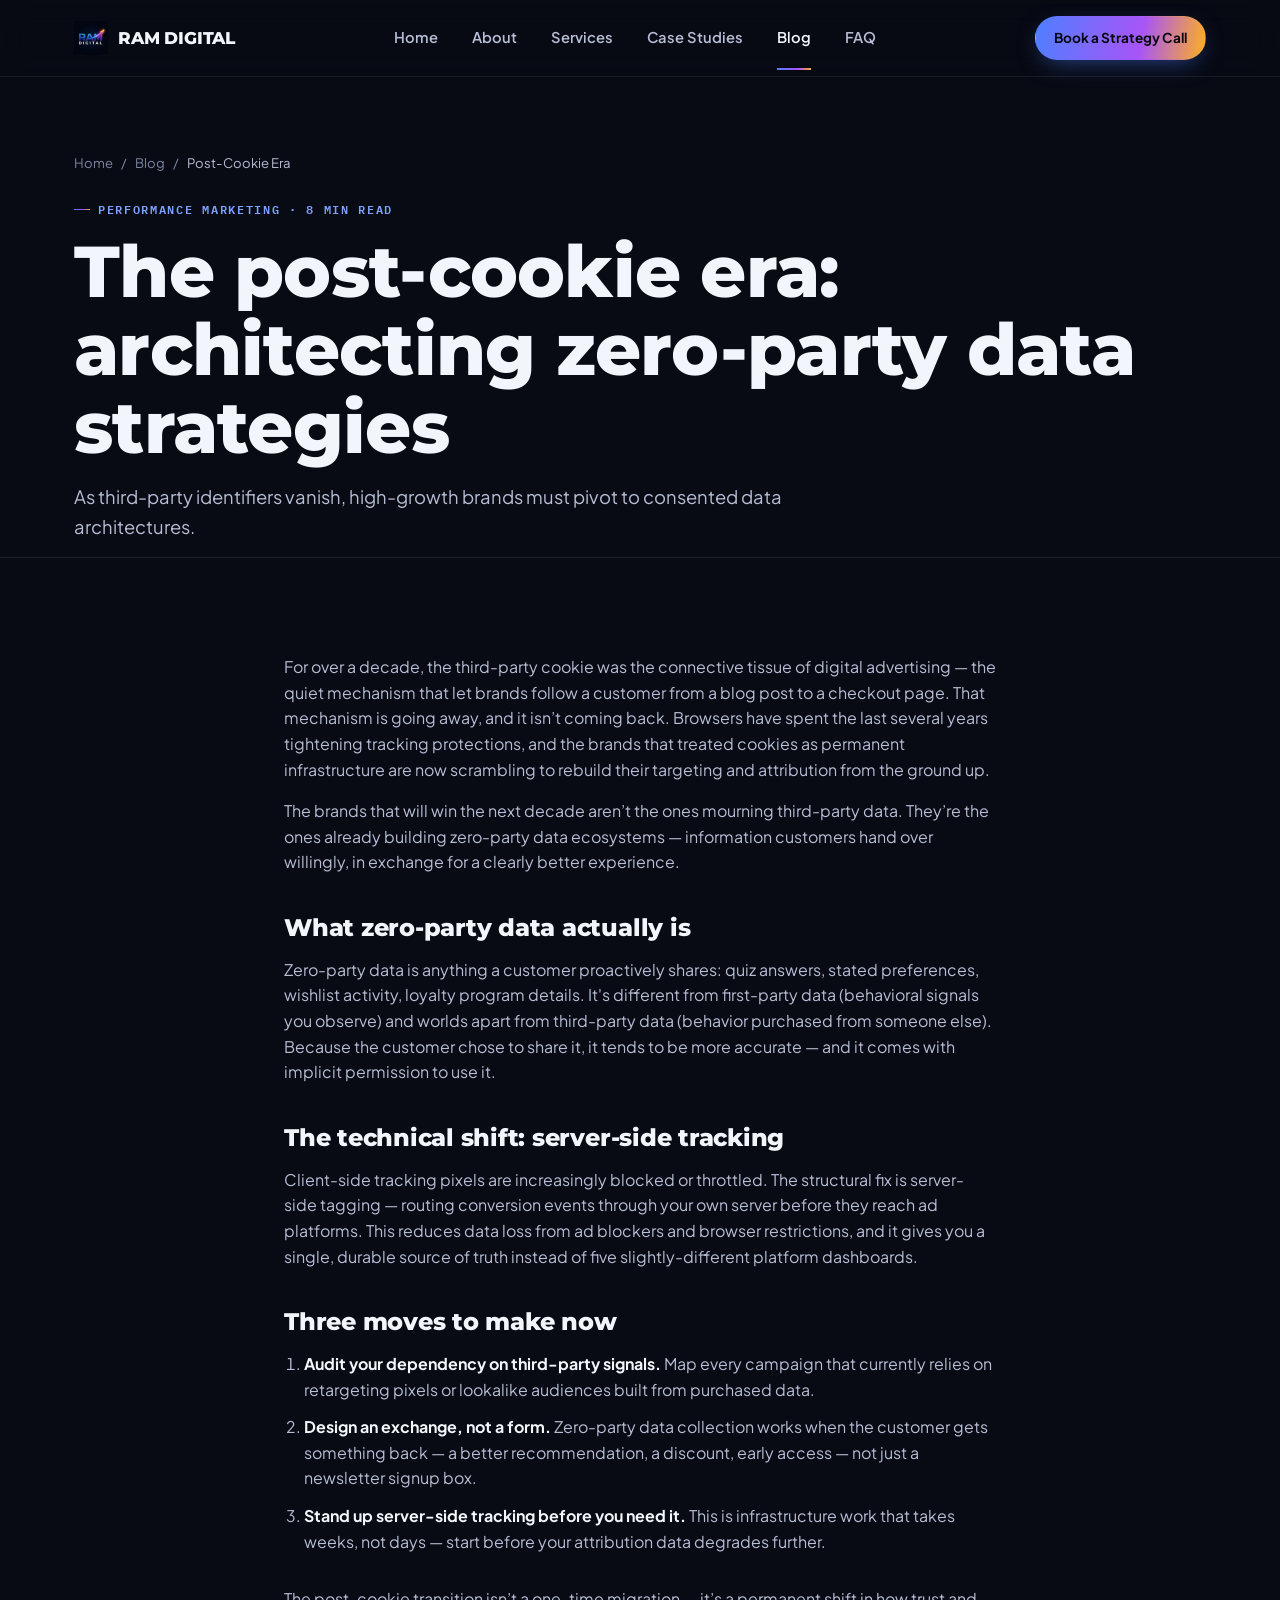
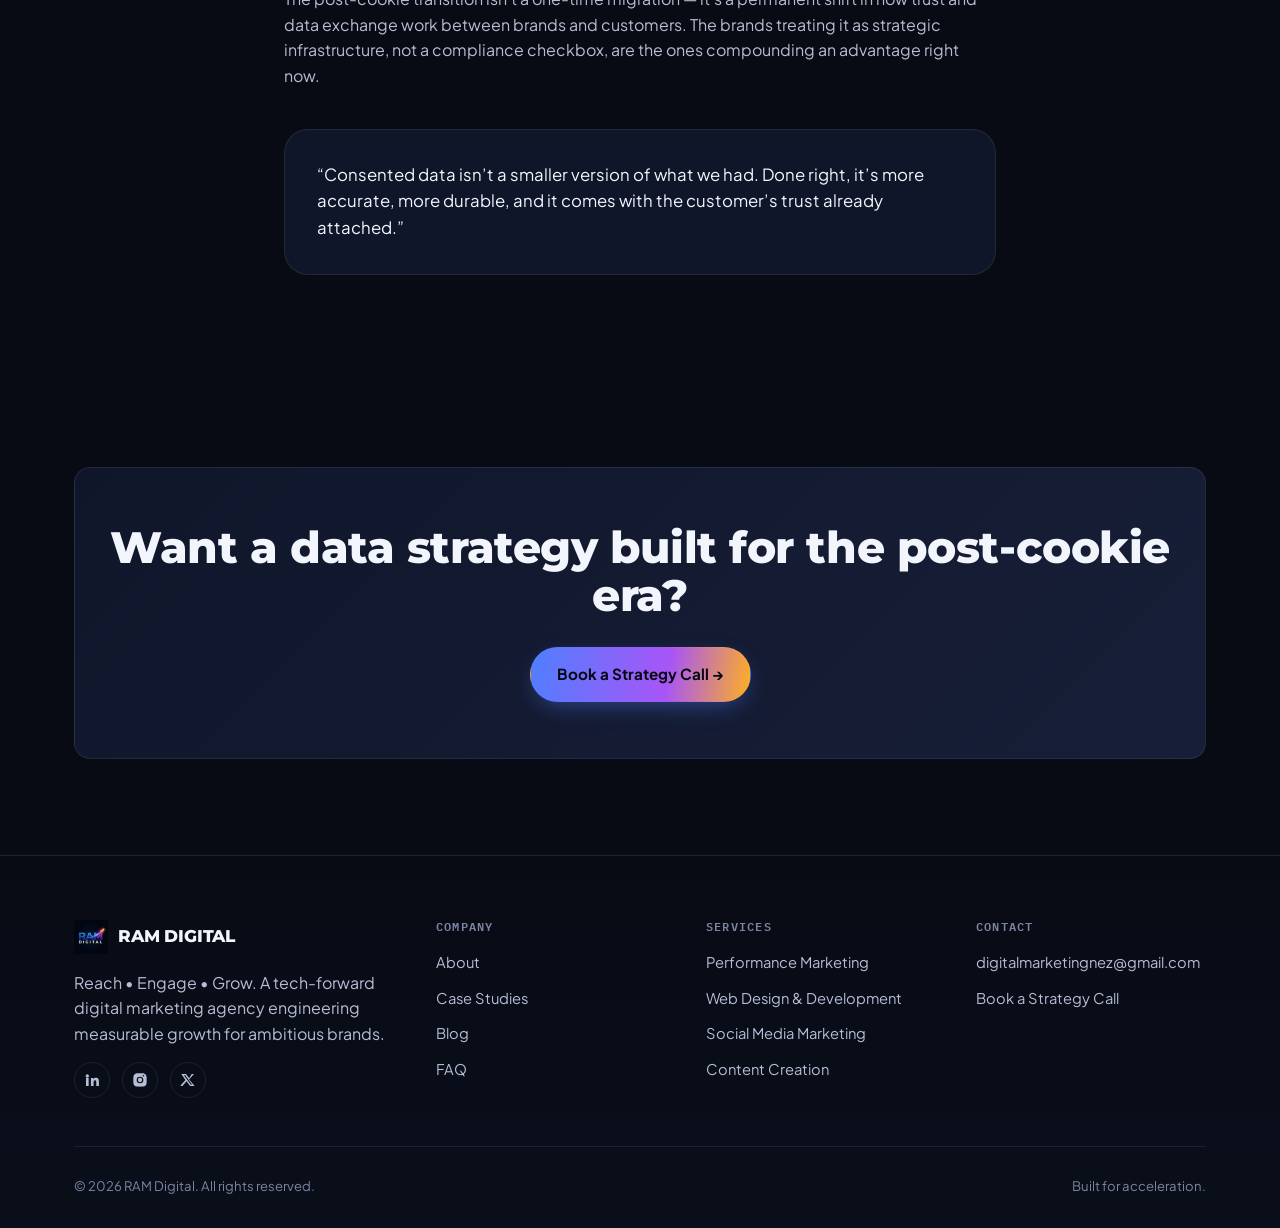
<file: blog-post-cookie-era.html>
<!DOCTYPE html>
<html lang="en">
<head>
<link rel="canonical" href="https://ramdigital.media/blog-post-cookie-era.html">
<meta name="robots" content="index, follow">
<meta property="og:title" content="The Post-Cookie Era | RAM Digital">
<meta property="og:description" content="Explore a practical framework for consented and first-party data strategies as third-party identifiers decline.">
<meta property="og:url" content="https://ramdigital.media/blog-post-cookie-era.html">
<meta property="og:type" content="website">
<meta charset="UTF-8">
<meta name="viewport" content="width=device-width, initial-scale=1.0">
<title>The Post-Cookie Era | RAM Digital</title>
<meta name="description" content="Explore a practical framework for consented and first-party data strategies as third-party identifiers decline.">
<link rel="icon" type="image/png" sizes="32x32" href="[data-uri]">
<link rel="icon" type="image/png" sizes="16x16" href="[data-uri]">
<link rel="apple-touch-icon" href="[data-uri]">
<link rel="manifest" href="manifest.json">
<meta name="theme-color" content="#080b14">
<style>
/* ==========================================================================
   RAM DIGITAL — Design System
   Palette derived from brand mark: navy field, blue→violet ascent, gold spark
   ========================================================================== */

@import url('https://fonts.googleapis.com/css2?family=Montserrat:wght@700;800;900&family=Plus+Jakarta+Sans:ital,wght@0,400;0,500;0,600;0,700;1,400&family=IBM+Plex+Mono:wght@500;600&display=swap');

:root{
  /* --- Core palette --- */
  --ink:        #080b14;   /* page base */
  --surface:    #10162a;   /* card / raised panel */
  --surface-2:  #171f38;   /* card hover / nested panel */
  --surface-3:  #1e2848;   /* deepest raised, borders context */
  --border:     rgba(255,255,255,0.08);
  --border-hi:  rgba(255,255,255,0.16);

  --blue:       #4f7fff;
  --blue-soft:  #7da2ff;
  --violet:     #a855f7;
  --violet-soft:#c688ff;
  --gold:       #ffb020;
  --gold-soft:  #ffcb66;

  --text-hi:    #f3f5fc;
  --text-mid:   #b7bdd4;
  --text-lo:    #7c84a3;

  --success:    #34d399;

  /* --- Gradients --- */
  --grad-ascent: linear-gradient(100deg, var(--blue) 0%, var(--violet) 62%, var(--gold) 100%);
  --grad-ascent-soft: linear-gradient(100deg, rgba(79,127,255,.16) 0%, rgba(168,85,247,.14) 60%, rgba(255,176,32,.14) 100%);
  --grad-text: linear-gradient(95deg, var(--blue-soft) 0%, var(--violet-soft) 100%);
  --grad-radial-glow: radial-gradient(circle at 50% 0%, rgba(79,127,255,.20), transparent 60%);

  /* --- Type --- */
  --font-display: 'Montserrat', sans-serif;
  --font-body: 'Plus Jakarta Sans', sans-serif;
  --font-mono: 'IBM Plex Mono', monospace;

  /* --- Spacing / layout --- */
  --container: 1180px;
  --gutter: 24px;
  --radius-sm: 10px;
  --radius-md: 16px;
  --radius-lg: 24px;
  --radius-full: 999px;
}

/* ---------- Reset ---------- */
*,*::before,*::after{ box-sizing: border-box; }
html{ scroll-behavior: smooth; }
body{
  margin:0;
  background: var(--ink);
  color: var(--text-hi);
  font-family: var(--font-body);
  font-size: 16px;
  line-height: 1.6;
  -webkit-font-smoothing: antialiased;
}
img{ max-width:100%; display:block; }
a{ color: inherit; text-decoration: none; }
ul{ margin:0; padding:0; list-style:none; }
button{ font-family: inherit; cursor:pointer; }
input,select,textarea{ font-family: inherit; }

:focus-visible{
  outline: 2px solid var(--gold);
  outline-offset: 3px;
  border-radius: 4px;
}

@media (prefers-reduced-motion: reduce){
  *{ animation-duration: .001ms !important; animation-iteration-count: 1 !important; transition-duration: .001ms !important; scroll-behavior:auto !important; }
}

/* ---------- Layout helpers ---------- */
.container{
  width:100%;
  max-width: var(--container);
  margin: 0 auto;
  padding: 0 var(--gutter);
}
.section{ padding: 96px 0; position:relative; }
.section-tight{ padding: 56px 0; }
@media (max-width: 720px){
  .section{ padding: 64px 0; }
}

.eyebrow{
  display:inline-flex;
  align-items:center;
  gap:8px;
  font-family: var(--font-mono);
  font-size: 12px;
  font-weight: 600;
  letter-spacing: .14em;
  text-transform: uppercase;
  color: var(--blue-soft);
}
.eyebrow::before{
  content:"";
  width: 16px; height: 1px;
  background: var(--grad-ascent);
}

h1,h2,h3,h4{
  font-family: var(--font-display);
  font-weight: 800;
  line-height: 1.08;
  letter-spacing: -0.01em;
  margin: 0 0 16px;
  color: var(--text-hi);
}
h1{ font-size: clamp(2.4rem, 4.4vw + 1rem, 4.5rem); }
h2{ font-size: clamp(1.9rem, 2.6vw + 1rem, 2.75rem); }
h3{ font-size: 1.25rem; }
p{ margin: 0 0 16px; color: var(--text-mid); }
.lede{ font-size: 1.15rem; color: var(--text-mid); max-width: 60ch; }

.text-gradient{
  background: var(--grad-text);
  -webkit-background-clip: text;
  background-clip: text;
  color: transparent;
}

/* ---------- Trajectory motif (signature element) ---------- */
/* An ascending gradient line with a glowing terminus — echoes the growth-arrow mark.
   Used as hero backdrop, section divider, and inline data accent. */
.trajectory-divider{
  width:100%;
  height: 48px;
  display:flex;
  align-items:center;
  justify-content:center;
  margin: 8px 0 0;
}
.trajectory-divider svg{ width:100%; max-width: 340px; height:auto; opacity:.9; }

.glow-orb{
  position:absolute;
  border-radius:50%;
  filter: blur(70px);
  pointer-events:none;
  z-index:0;
}

/* ---------- Buttons ---------- */
.btn{
  display:inline-flex;
  align-items:center;
  justify-content:center;
  gap:8px;
  padding: 14px 26px;
  border-radius: var(--radius-full);
  font-weight:700;
  font-size: .95rem;
  border: 1px solid transparent;
  transition: transform .18s ease, box-shadow .18s ease, background .18s ease, border-color .18s ease;
  white-space: nowrap;
}
.btn:active{ transform: scale(.97); }
.btn-primary{
  background: var(--grad-ascent);
  color: #060810;
  box-shadow: 0 8px 24px -8px rgba(79,127,255,.55);
}
.btn-primary:hover{ box-shadow: 0 10px 30px -6px rgba(168,85,247,.6); transform: translateY(-1px); }
.btn-ghost{
  background: rgba(255,255,255,.03);
  border-color: var(--border-hi);
  color: var(--text-hi);
}
.btn-ghost:hover{ background: rgba(255,255,255,.07); border-color: var(--blue-soft); }
.btn-block{ width:100%; }
.btn-sm{ padding: 10px 18px; font-size:.85rem; }
.btn-arrow{ transition: transform .18s ease; }
.btn:hover .btn-arrow{ transform: translateX(3px); }

/* ---------- Header / Nav ---------- */
.site-header{
  position: fixed;
  top:0; left:0; right:0;
  z-index: 100;
  backdrop-filter: blur(14px);
  background: rgba(8,11,20,.72);
  border-bottom: 1px solid var(--border);
}
.nav-row{
  display:flex;
  align-items:center;
  justify-content:space-between;
  height: 76px;
}
.brand{
  display:flex;
  align-items:center;
  gap:10px;
  font-family: var(--font-display);
  font-weight: 800;
  font-size: 1.05rem;
  letter-spacing: -0.01em;
}
.brand img{ height: 34px; width:auto; }

.nav-links{
  display:none;
  align-items:center;
  gap: 34px;
}
.nav-links a{
  font-size:.92rem;
  font-weight:600;
  color: var(--text-mid);
  transition: color .15s ease;
  position:relative;
}
.nav-links a:hover, .nav-links a.active{ color: var(--text-hi); }
.nav-links a.active::after{
  content:"";
  position:absolute;
  left:0; right:0; bottom:-20px;
  height:2px;
  background: var(--grad-ascent);
}
.nav-cta{ display:none; align-items:center; gap:14px; }
.nav-actions{ display:flex; align-items:center; gap:10px; }

.nav-toggle{
  display:flex;
  align-items:center;
  justify-content:center;
  width:42px; height:42px;
  background: rgba(255,255,255,.04);
  border:1px solid var(--border);
  border-radius: 10px;
  color: var(--text-hi);
}

.mobile-menu{
  position:fixed;
  inset: 76px 0 0 0;
  background: var(--ink);
  z-index: 99;
  padding: 28px var(--gutter) 40px;
  display:none;
  flex-direction:column;
  gap: 4px;
  overflow-y:auto;
}
.mobile-menu.open{ display:flex; }
.mobile-menu a{
  padding: 16px 4px;
  border-bottom: 1px solid var(--border);
  font-weight:600;
  font-size:1.05rem;
  color: var(--text-hi);
}
.mobile-menu .btn{ margin-top: 20px; }

@media (min-width: 960px){
  .nav-links{ display:flex; }
  .nav-cta{ display:flex; }
  .nav-toggle{ display:none; }
  .mobile-menu{ display:none !important; }
}

/* ---------- Cards ---------- */
.card{
  background: var(--surface);
  border: 1px solid var(--border);
  border-radius: var(--radius-md);
  padding: 32px;
  transition: border-color .2s ease, transform .2s ease, background .2s ease;
}
.card:hover{ border-color: var(--border-hi); background: var(--surface-2); }
.card-icon{
  width:50px; height:50px;
  border-radius: 14px;
  display:flex; align-items:center; justify-content:center;
  margin-bottom: 20px;
  background: var(--grad-ascent-soft);
  border: 1px solid var(--border-hi);
}
.card-icon svg{ width:24px; height:24px; }

.pill{
  display:inline-flex;
  align-items:center;
  padding: 6px 14px;
  border-radius: var(--radius-full);
  font-size:.78rem;
  font-weight:700;
  background: rgba(255,255,255,.05);
  border: 1px solid var(--border);
  color: var(--text-mid);
}

/* ---------- Stats ---------- */
.stat-row{
  display:grid;
  grid-template-columns: repeat(2,1fr);
  gap: 16px;
}
@media (min-width:720px){ .stat-row{ grid-template-columns: repeat(4,1fr); } }
.stat{
  padding: 20px;
  border-radius: var(--radius-md);
  background: var(--surface);
  border: 1px solid var(--border);
  text-align:center;
}
.stat .num{
  font-family: var(--font-mono);
  font-size: clamp(1.6rem, 2.2vw, 2.2rem);
  font-weight: 600;
  background: var(--grad-text);
  -webkit-background-clip:text;
  background-clip:text;
  color:transparent;
  display:block;
}
.stat .label{ font-size:.8rem; color: var(--text-lo); margin-top:4px; }

/* ---------- Grid utilities ---------- */
.grid{ display:grid; gap: 24px; }
.grid-2{ grid-template-columns: 1fr; }
.grid-3{ grid-template-columns: 1fr; }
.grid-4{ grid-template-columns: repeat(2,1fr); }
@media (min-width: 720px){
  .grid-2{ grid-template-columns: repeat(2,1fr); }
  .grid-3{ grid-template-columns: repeat(3,1fr); }
}
@media (min-width: 960px){
  .grid-4{ grid-template-columns: repeat(4,1fr); }
}

.flex{ display:flex; }
.items-center{ align-items:center; }
.justify-between{ justify-content:space-between; }
.gap-sm{ gap:10px; }
.gap-md{ gap:20px; }
.mt-0{ margin-top:0; }
.text-center{ text-align:center; }
.max-w{ max-width: 640px; margin-left:auto; margin-right:auto; }

/* ---------- Hero ---------- */
.hero{
  padding: 168px 0 96px;
  position:relative;
  overflow:hidden;
}
.hero-grid{
  display:grid;
  gap: 48px;
  align-items:center;
  grid-template-columns: 1fr;
}
@media (min-width: 960px){
  .hero-grid{ grid-template-columns: 1.1fr .9fr; gap: 64px; }
}
.hero-actions{ display:flex; flex-wrap:wrap; gap:14px; margin-top: 8px; }

/* ---------- Forms ---------- */
.field{ margin-bottom: 18px; }
.field label{
  display:block;
  font-size:.82rem;
  font-weight:600;
  color: var(--text-mid);
  margin-bottom: 8px;
}
.field input, .field select, .field textarea{
  width:100%;
  padding: 14px 16px;
  background: var(--surface-2);
  border: 1px solid var(--border);
  border-radius: var(--radius-sm);
  color: var(--text-hi);
  font-size: .95rem;
  transition: border-color .15s ease;
}
.field input:focus, .field select:focus, .field textarea:focus{
  border-color: var(--blue);
  outline:none;
}
.field textarea{ resize: vertical; min-height: 110px; }

/* ---------- FAQ accordion ---------- */
.faq-item{
  border: 1px solid var(--border);
  border-radius: var(--radius-md);
  background: var(--surface);
  margin-bottom: 12px;
  overflow:hidden;
}
.faq-q{
  width:100%;
  display:flex;
  align-items:center;
  justify-content:space-between;
  gap:16px;
  padding: 20px 24px;
  background:none;
  border:none;
  color: var(--text-hi);
  font-weight:700;
  font-size: 1rem;
  text-align:left;
}
.faq-q .chev{ transition: transform .2s ease; flex-shrink:0; color: var(--text-lo); }
.faq-item.open .faq-q .chev{ transform: rotate(180deg); }
.faq-a{
  max-height:0;
  overflow:hidden;
  transition: max-height .25s ease;
  padding: 0 24px;
}
.faq-item.open .faq-a{ padding-bottom: 20px; }

/* ---------- Footer ---------- */
.site-footer{
  border-top: 1px solid var(--border);
  padding: 64px 0 32px;
  background: linear-gradient(180deg, transparent, rgba(79,127,255,.03));
}
.footer-grid{
  display:grid;
  gap: 40px;
  grid-template-columns: 1fr;
  margin-bottom: 48px;
}
@media (min-width: 720px){
  .footer-grid{ grid-template-columns: 1.4fr 1fr 1fr 1fr; }
}
.footer-brand p{ max-width: 32ch; }
.footer-col h4{
  font-family: var(--font-mono);
  font-size:.78rem;
  letter-spacing:.1em;
  text-transform: uppercase;
  color: var(--text-lo);
  font-weight:600;
  margin-bottom: 18px;
}
.footer-col a{
  display:block;
  color: var(--text-mid);
  font-size: .92rem;
  margin-bottom: 12px;
  transition: color .15s ease;
}
.footer-col a:hover{ color: var(--text-hi); }
.footer-bottom{
  display:flex;
  flex-direction:column;
  gap:12px;
  padding-top: 28px;
  border-top: 1px solid var(--border);
  font-size:.82rem;
  color: var(--text-lo);
}
@media (min-width:720px){
  .footer-bottom{ flex-direction:row; justify-content:space-between; }
}
.social-row{ display:flex; gap:12px; }
.social-row a{
  width:36px; height:36px;
  display:flex; align-items:center; justify-content:center;
  border:1px solid var(--border);
  border-radius:50%;
  color: var(--text-mid);
}
.social-row a:hover{ border-color: var(--blue-soft); color: var(--text-hi); }

/* ---------- Breadcrumb / page header ---------- */
.page-header{
  padding: 152px 0 56px;
  border-bottom: 1px solid var(--border);
  position:relative;
  overflow:hidden;
}
.breadcrumb{
  display:flex; align-items:center; gap:8px;
  font-size:.82rem; color: var(--text-lo); margin-bottom: 18px;
}
.breadcrumb a:hover{ color: var(--text-hi); }

/* ---------- Misc components ---------- */
.badge-num{
  font-family: var(--font-mono);
  font-size:.78rem;
  color: var(--gold-soft);
  border: 1px solid var(--border-hi);
  border-radius: var(--radius-full);
  padding: 4px 12px;
  display:inline-block;
  margin-bottom: 14px;
}
.divider{ height:1px; background: var(--border); border:none; margin: 0; }

.quote-card{
  background: var(--surface);
  border: 1px solid var(--border);
  border-radius: var(--radius-lg);
  padding: 32px;
}
.stars{ color: var(--gold); letter-spacing:2px; margin-bottom: 14px; }

.tag-list{ display:flex; flex-wrap:wrap; gap:8px; }

.table-of-timeline{ display:flex; flex-direction:column; gap:0; }
.timeline-step{
  display:grid;
  grid-template-columns: 90px 1fr;
  gap: 20px;
  padding: 28px 0;
  border-top: 1px solid var(--border);
}
.timeline-step:last-child{ border-bottom: 1px solid var(--border); }
.timeline-step .when{
  font-family: var(--font-mono);
  font-size:.82rem;
  color: var(--gold-soft);
  padding-top: 4px;
}

.blog-card img, .case-card img{
  border-radius: var(--radius-md) var(--radius-md) 0 0;
  aspect-ratio: 16/10;
  object-fit: cover;
  width:100%;
}
.blog-card{ padding:0; overflow:hidden; }
.blog-card .body{ padding: 24px; }
.meta-row{ display:flex; gap:14px; align-items:center; font-size:.78rem; color: var(--text-lo); margin-bottom: 12px; font-family: var(--font-mono); }

.avatar-stack{ display:flex; }
.avatar-stack img{
  width:38px; height:38px; border-radius:50%;
  border: 2px solid var(--ink);
  object-fit:cover;
  margin-left:-10px;
}
.avatar-stack img:first-child{ margin-left:0; }

.sr-only{
  position:absolute; width:1px; height:1px; padding:0; margin:-1px;
  overflow:hidden; clip:rect(0,0,0,0); white-space:nowrap; border:0;
}

</style>
</head>
<body>
<header class="site-header">
  <div class="container nav-row">
    <a href="index.html" class="brand">
      <img src="[data-uri]" alt="RAM Digital logo">
      RAM DIGITAL
    </a>
    <nav class="nav-links" aria-label="Primary">
      <a href="index.html">Home</a>
<a href="about.html">About</a>
<a href="services.html">Services</a>
<a href="case-studies.html">Case Studies</a>
<a href="blog.html" class="active">Blog</a>
<a href="faq.html">FAQ</a>
    </nav>
    <div class="nav-actions">
      <div class="nav-cta">
        <a href="book-a-call.html" class="btn btn-primary btn-sm">Book a Strategy Call</a>
      </div>
      <button class="nav-toggle" aria-label="Toggle menu" aria-expanded="false">
        <svg width="20" height="20" viewBox="0 0 24 24" fill="none"><path d="M3 6h18M3 12h18M3 18h18" stroke="currentColor" stroke-width="2" stroke-linecap="round"/></svg>
      </button>
    </div>
  </div>
  <div class="mobile-menu">
    <a href="index.html">Home</a>
<a href="about.html">About</a>
<a href="services.html">Services</a>
<a href="case-studies.html">Case Studies</a>
<a href="blog.html">Blog</a>
<a href="faq.html">FAQ</a>
    <a href="book-a-call.html" class="btn btn-primary">Book a Strategy Call</a>
  </div>
</header>

<main>
  <section class="page-header" style="padding-bottom:0;">
    <div class="container">
      <nav class="breadcrumb"><a href="index.html">Home</a><span>/</span><a href="blog.html">Blog</a><span>/</span><span style="color:var(--text-mid)">Post-Cookie Era</span></nav>
      <span class="eyebrow">Performance Marketing &middot; 8 min read</span>
      <h1 style="margin-top:14px; max-width:22ch;">The post-cookie era: architecting zero-party data strategies</h1>
      <p class="lede">As third-party identifiers vanish, high-growth brands must pivot to consented data architectures.</p>
    </div>
  </section>

  <section class="section">
    <div class="container" style="max-width:760px;">
      <p>For over a decade, the third-party cookie was the connective tissue of digital advertising &mdash; the quiet mechanism that let brands follow a customer from a blog post to a checkout page. That mechanism is going away, and it isn&rsquo;t coming back. Browsers have spent the last several years tightening tracking protections, and the brands that treated cookies as permanent infrastructure are now scrambling to rebuild their targeting and attribution from the ground up.</p>

      <p>The brands that will win the next decade aren&rsquo;t the ones mourning third-party data. They&rsquo;re the ones already building zero-party data ecosystems &mdash; information customers hand over willingly, in exchange for a clearly better experience.</p>

      <h2 style="font-size:1.5rem; margin-top:40px;">What zero-party data actually is</h2>
      <p>Zero-party data is anything a customer proactively shares: quiz answers, stated preferences, wishlist activity, loyalty program details. It's different from first-party data (behavioral signals you observe) and worlds apart from third-party data (behavior purchased from someone else). Because the customer chose to share it, it tends to be more accurate &mdash; and it comes with implicit permission to use it.</p>

      <h2 style="font-size:1.5rem; margin-top:40px;">The technical shift: server-side tracking</h2>
      <p>Client-side tracking pixels are increasingly blocked or throttled. The structural fix is server-side tagging &mdash; routing conversion events through your own server before they reach ad platforms. This reduces data loss from ad blockers and browser restrictions, and it gives you a single, durable source of truth instead of five slightly-different platform dashboards.</p>

      <h2 style="font-size:1.5rem; margin-top:40px;">Three moves to make now</h2>
      <ol style="color:var(--text-mid); padding-left:20px;">
        <li style="margin-bottom:12px;"><strong style="color:var(--text-hi);">Audit your dependency on third-party signals.</strong> Map every campaign that currently relies on retargeting pixels or lookalike audiences built from purchased data.</li>
        <li style="margin-bottom:12px;"><strong style="color:var(--text-hi);">Design an exchange, not a form.</strong> Zero-party data collection works when the customer gets something back &mdash; a better recommendation, a discount, early access &mdash; not just a newsletter signup box.</li>
        <li style="margin-bottom:12px;"><strong style="color:var(--text-hi);">Stand up server-side tracking before you need it.</strong> This is infrastructure work that takes weeks, not days &mdash; start before your attribution data degrades further.</li>
      </ol>

      <p style="margin-top:32px;">The post-cookie transition isn&rsquo;t a one-time migration &mdash; it&rsquo;s a permanent shift in how trust and data exchange work between brands and customers. The brands treating it as strategic infrastructure, not a compliance checkbox, are the ones compounding an advantage right now.</p>

      <div class="quote-card" style="margin-top:40px;">
        <p style="font-size:1.05rem; color:var(--text-hi); margin:0;">&ldquo;Consented data isn&rsquo;t a smaller version of what we had. Done right, it&rsquo;s more accurate, more durable, and it comes with the customer&rsquo;s trust already attached.&rdquo;</p>
      </div>
    </div>
  </section>

  <section class="section text-center">
    <div class="container">
      <div class="card" style="padding:56px 32px; background:linear-gradient(135deg, var(--surface), var(--surface-2));">
        <h2>Want a data strategy built for the post-cookie era?</h2>
        <a href="book-a-call.html" class="btn btn-primary" style="margin-top:12px;">Book a Strategy Call &rarr;</a>
      </div>
    </div>
  </section>
</main>
<footer class="site-footer">
  <div class="container">
    <div class="footer-grid">
      <div class="footer-brand">
        <a href="index.html" class="brand" style="margin-bottom:16px; display:inline-flex;">
          <img src="[data-uri]" alt="RAM Digital logo">
          RAM DIGITAL
        </a>
        <p>Reach &bull; Engage &bull; Grow. A tech-forward digital marketing agency engineering measurable growth for ambitious brands.</p>
        <div class="social-row" aria-label="Social links">
          <a href="#" aria-label="LinkedIn"><svg width="16" height="16" viewBox="0 0 24 24" fill="currentColor"><path d="M4.98 3.5a2.5 2.5 0 11-.02 5 2.5 2.5 0 01.02-5zM3 9h4v12H3V9zm7 0h3.8v1.7h.05c.53-1 1.83-2.05 3.77-2.05 4.03 0 4.78 2.65 4.78 6.1V21h-4v-5.6c0-1.34-.02-3.07-1.87-3.07-1.87 0-2.16 1.46-2.16 2.97V21h-4V9z"/></svg></a>
          <a href="#" aria-label="Instagram"><svg width="16" height="16" viewBox="0 0 24 24" fill="currentColor"><path d="M12 2c2.72 0 3.06.01 4.12.06 1.06.05 1.79.22 2.43.47.66.26 1.21.6 1.76 1.15.5.5.9 1.1 1.15 1.76.25.64.42 1.37.47 2.43.05 1.06.06 1.4.06 4.12s-.01 3.06-.06 4.12c-.05 1.06-.22 1.79-.47 2.43a4.9 4.9 0 01-1.15 1.76 4.9 4.9 0 01-1.76 1.15c-.64.25-1.37.42-2.43.47-1.06.05-1.4.06-4.12.06s-3.06-.01-4.12-.06c-1.06-.05-1.79-.22-2.43-.47a4.9 4.9 0 01-1.76-1.15 4.9 4.9 0 01-1.15-1.76c-.25-.64-.42-1.37-.47-2.43C2.01 15.06 2 14.72 2 12s.01-3.06.06-4.12c.05-1.06.22-1.79.47-2.43.26-.66.6-1.21 1.15-1.76A4.9 4.9 0 015.44 2.53c.64-.25 1.37-.42 2.43-.47C8.94 2.01 9.28 2 12 2zm0 5a5 5 0 100 10 5 5 0 000-10zm0 8.2a3.2 3.2 0 110-6.4 3.2 3.2 0 010 6.4zm5.2-8.4a1.17 1.17 0 100-2.34 1.17 1.17 0 000 2.34z"/></svg></a>
          <a href="#" aria-label="X"><svg width="16" height="16" viewBox="0 0 24 24" fill="currentColor"><path d="M17.53 3H21l-7.36 8.41L22 21h-6.82l-5.34-6.98L3.7 21H.23l7.87-8.98L2 3h6.99l4.83 6.38L17.53 3zm-1.2 16h1.9L7.77 5H5.75l10.58 14z"/></svg></a>
        </div>
      </div>
      <div class="footer-col">
        <h4>Company</h4>
        <a href="about.html">About</a>
        <a href="case-studies.html">Case Studies</a>
        <a href="blog.html">Blog</a>
        <a href="faq.html">FAQ</a>
      </div>
      <div class="footer-col">
        <h4>Services</h4>
        <a href="performance-marketing.html">Performance Marketing</a>
        <a href="web-design-development.html">Web Design &amp; Development</a>
        <a href="social-media-marketing.html">Social Media Marketing</a>
        <a href="content-creation.html">Content Creation</a>
      </div>
      <div class="footer-col">
        <h4>Contact</h4>
        <a href="mailto:digitalmarketingnez@gmail.com">digitalmarketingnez@gmail.com</a>
        <a href="book-a-call.html">Book a Strategy Call</a>
      </div>
    </div>
    <div class="footer-bottom">
      <span>&copy; 2026 RAM Digital. All rights reserved.</span>
      <span>Built for acceleration.</span>
    </div>
  </div>
</footer>
<script>
// RAM Digital — shared interactions
document.addEventListener('DOMContentLoaded', () => {
  // Mobile nav toggle
  const toggle = document.querySelector('.nav-toggle');
  const menu = document.querySelector('.mobile-menu');
  if (toggle && menu) {
    toggle.addEventListener('click', () => {
      const isOpen = menu.classList.toggle('open');
      toggle.setAttribute('aria-expanded', isOpen ? 'true' : 'false');
      document.body.style.overflow = isOpen ? 'hidden' : '';
    });
    menu.querySelectorAll('a').forEach(a => {
      a.addEventListener('click', () => {
        menu.classList.remove('open');
        document.body.style.overflow = '';
      });
    });
  }

  // FAQ accordions
  document.querySelectorAll('.faq-item').forEach(item => {
    const q = item.querySelector('.faq-q');
    const a = item.querySelector('.faq-a');
    if (!q || !a) return;
    a.style.maxHeight = '0px';
    q.addEventListener('click', () => {
      const isOpen = item.classList.contains('open');
      // close siblings within the same faq group
      const group = item.closest('.faq-group');
      if (group) {
        group.querySelectorAll('.faq-item.open').forEach(other => {
          if (other !== item) {
            other.classList.remove('open');
            other.querySelector('.faq-a').style.maxHeight = '0px';
          }
        });
      }
      item.classList.toggle('open', !isOpen);
      a.style.maxHeight = !isOpen ? a.scrollHeight + 'px' : '0px';
    });
  });

  // Contact / lead forms: submit to Netlify Forms via fetch, then show confirmation.
  // Falls back to a visible confirmation even if the network request fails (e.g. running locally,
  // off Netlify, or offline) so the UI never looks broken during local preview.
  function encodeFormData(form) {
    const data = new FormData(form);
    return new URLSearchParams(data).toString();
  }

  document.querySelectorAll('form[data-lead-form]').forEach(form => {
    form.addEventListener('submit', (e) => {
      e.preventDefault();
      const btn = form.querySelector('button[type="submit"]');
      const original = btn ? btn.textContent : '';
      const isNetlifyForm = form.hasAttribute('data-netlify');

      const finish = () => {
        if (btn) { btn.textContent = 'Sent — we\u2019ll be in touch'; btn.disabled = true; }
        setTimeout(() => {
          if (btn) { btn.textContent = original; btn.disabled = false; }
          form.reset();
        }, 3200);
      };

      if (!isNetlifyForm) { finish(); return; }

      if (btn) { btn.textContent = 'Sending…'; btn.disabled = true; }
      fetch('/', {
        method: 'POST',
        headers: { 'Content-Type': 'application/x-www-form-urlencoded' },
        body: encodeFormData(form),
      })
        .then(() => finish())
        .catch(() => finish());
    });
  });

  // Mark active nav link based on current path
  const path = location.pathname.split('/').pop() || 'index.html';
  document.querySelectorAll('.nav-links a, .mobile-menu a').forEach(a => {
    const href = a.getAttribute('href');
    if (href === path || (path === '' && href === 'index.html')) {
      a.classList.add('active');
    }
  });
});

</script>
</body>
</html>
</file>
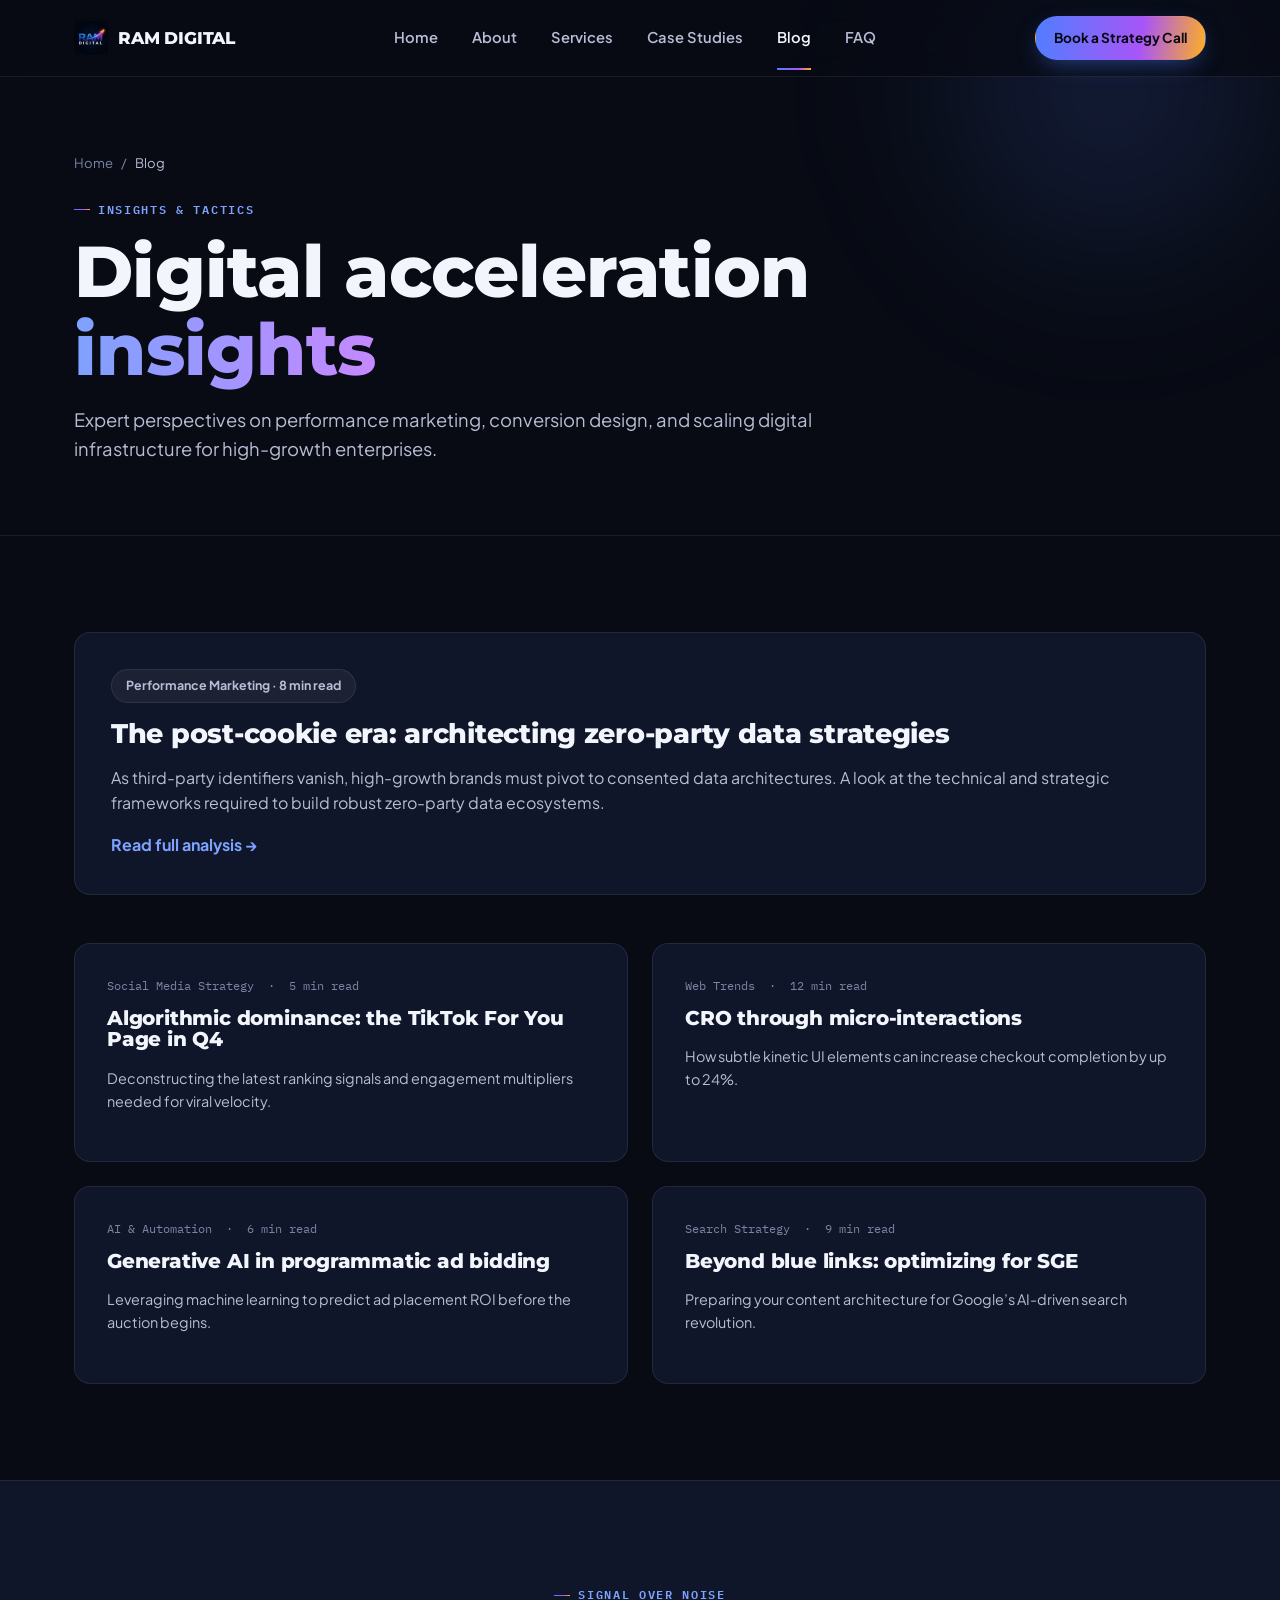
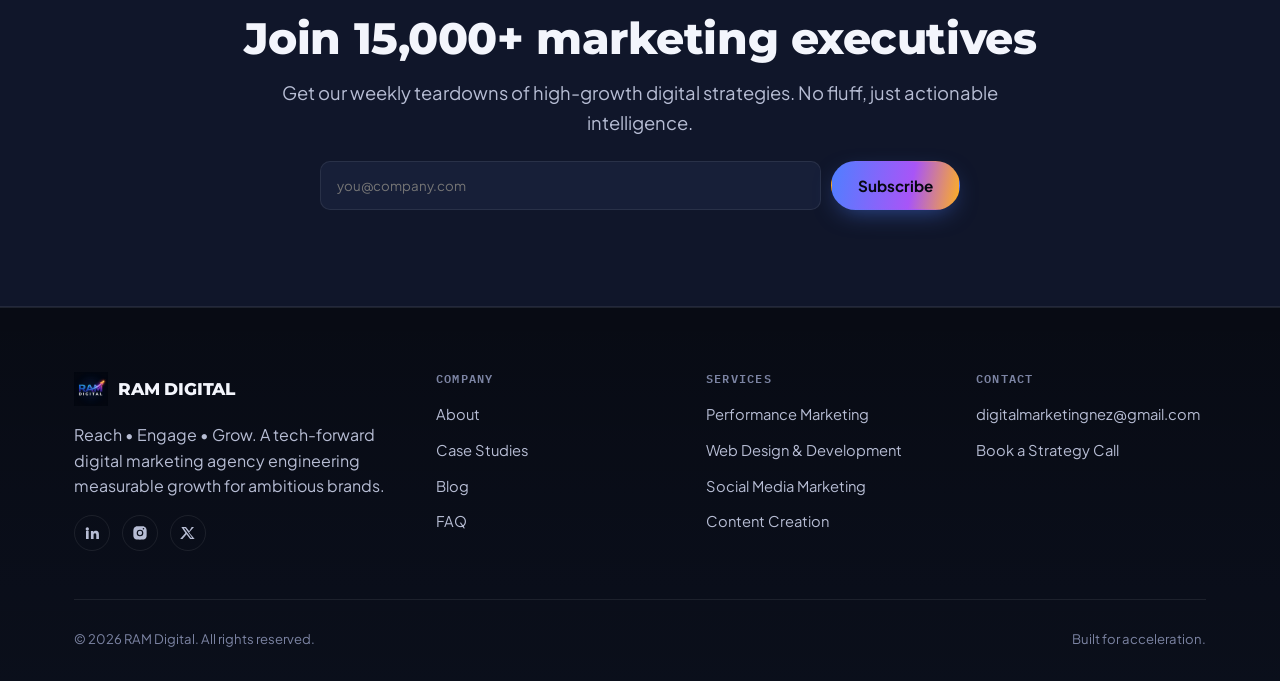
<file: blog.html>
<!DOCTYPE html>
<html lang="en">
<head>
<link rel="canonical" href="https://ramdigital.media/blog.html">
<meta name="robots" content="index, follow">
<meta property="og:title" content="Digital Marketing Insights & Strategies | RAM Digital">
<meta property="og:description" content="Read RAM Digital insights on performance marketing, SEO, conversion design, social media, content and digital growth strategies.">
<meta property="og:url" content="https://ramdigital.media/blog.html">
<meta property="og:type" content="website">
<meta charset="UTF-8">
<meta name="viewport" content="width=device-width, initial-scale=1.0">
<title>Digital Marketing Insights & Strategies | RAM Digital</title>
<meta name="description" content="Read RAM Digital insights on performance marketing, SEO, conversion design, social media, content and digital growth strategies.">
<link rel="icon" type="image/png" sizes="32x32" href="[data-uri]">
<link rel="icon" type="image/png" sizes="16x16" href="[data-uri]">
<link rel="apple-touch-icon" href="[data-uri]">
<link rel="manifest" href="manifest.json">
<meta name="theme-color" content="#080b14">
<style>
/* ==========================================================================
   RAM DIGITAL — Design System
   Palette derived from brand mark: navy field, blue→violet ascent, gold spark
   ========================================================================== */

@import url('https://fonts.googleapis.com/css2?family=Montserrat:wght@700;800;900&family=Plus+Jakarta+Sans:ital,wght@0,400;0,500;0,600;0,700;1,400&family=IBM+Plex+Mono:wght@500;600&display=swap');

:root{
  /* --- Core palette --- */
  --ink:        #080b14;   /* page base */
  --surface:    #10162a;   /* card / raised panel */
  --surface-2:  #171f38;   /* card hover / nested panel */
  --surface-3:  #1e2848;   /* deepest raised, borders context */
  --border:     rgba(255,255,255,0.08);
  --border-hi:  rgba(255,255,255,0.16);

  --blue:       #4f7fff;
  --blue-soft:  #7da2ff;
  --violet:     #a855f7;
  --violet-soft:#c688ff;
  --gold:       #ffb020;
  --gold-soft:  #ffcb66;

  --text-hi:    #f3f5fc;
  --text-mid:   #b7bdd4;
  --text-lo:    #7c84a3;

  --success:    #34d399;

  /* --- Gradients --- */
  --grad-ascent: linear-gradient(100deg, var(--blue) 0%, var(--violet) 62%, var(--gold) 100%);
  --grad-ascent-soft: linear-gradient(100deg, rgba(79,127,255,.16) 0%, rgba(168,85,247,.14) 60%, rgba(255,176,32,.14) 100%);
  --grad-text: linear-gradient(95deg, var(--blue-soft) 0%, var(--violet-soft) 100%);
  --grad-radial-glow: radial-gradient(circle at 50% 0%, rgba(79,127,255,.20), transparent 60%);

  /* --- Type --- */
  --font-display: 'Montserrat', sans-serif;
  --font-body: 'Plus Jakarta Sans', sans-serif;
  --font-mono: 'IBM Plex Mono', monospace;

  /* --- Spacing / layout --- */
  --container: 1180px;
  --gutter: 24px;
  --radius-sm: 10px;
  --radius-md: 16px;
  --radius-lg: 24px;
  --radius-full: 999px;
}

/* ---------- Reset ---------- */
*,*::before,*::after{ box-sizing: border-box; }
html{ scroll-behavior: smooth; }
body{
  margin:0;
  background: var(--ink);
  color: var(--text-hi);
  font-family: var(--font-body);
  font-size: 16px;
  line-height: 1.6;
  -webkit-font-smoothing: antialiased;
}
img{ max-width:100%; display:block; }
a{ color: inherit; text-decoration: none; }
ul{ margin:0; padding:0; list-style:none; }
button{ font-family: inherit; cursor:pointer; }
input,select,textarea{ font-family: inherit; }

:focus-visible{
  outline: 2px solid var(--gold);
  outline-offset: 3px;
  border-radius: 4px;
}

@media (prefers-reduced-motion: reduce){
  *{ animation-duration: .001ms !important; animation-iteration-count: 1 !important; transition-duration: .001ms !important; scroll-behavior:auto !important; }
}

/* ---------- Layout helpers ---------- */
.container{
  width:100%;
  max-width: var(--container);
  margin: 0 auto;
  padding: 0 var(--gutter);
}
.section{ padding: 96px 0; position:relative; }
.section-tight{ padding: 56px 0; }
@media (max-width: 720px){
  .section{ padding: 64px 0; }
}

.eyebrow{
  display:inline-flex;
  align-items:center;
  gap:8px;
  font-family: var(--font-mono);
  font-size: 12px;
  font-weight: 600;
  letter-spacing: .14em;
  text-transform: uppercase;
  color: var(--blue-soft);
}
.eyebrow::before{
  content:"";
  width: 16px; height: 1px;
  background: var(--grad-ascent);
}

h1,h2,h3,h4{
  font-family: var(--font-display);
  font-weight: 800;
  line-height: 1.08;
  letter-spacing: -0.01em;
  margin: 0 0 16px;
  color: var(--text-hi);
}
h1{ font-size: clamp(2.4rem, 4.4vw + 1rem, 4.5rem); }
h2{ font-size: clamp(1.9rem, 2.6vw + 1rem, 2.75rem); }
h3{ font-size: 1.25rem; }
p{ margin: 0 0 16px; color: var(--text-mid); }
.lede{ font-size: 1.15rem; color: var(--text-mid); max-width: 60ch; }

.text-gradient{
  background: var(--grad-text);
  -webkit-background-clip: text;
  background-clip: text;
  color: transparent;
}

/* ---------- Trajectory motif (signature element) ---------- */
/* An ascending gradient line with a glowing terminus — echoes the growth-arrow mark.
   Used as hero backdrop, section divider, and inline data accent. */
.trajectory-divider{
  width:100%;
  height: 48px;
  display:flex;
  align-items:center;
  justify-content:center;
  margin: 8px 0 0;
}
.trajectory-divider svg{ width:100%; max-width: 340px; height:auto; opacity:.9; }

.glow-orb{
  position:absolute;
  border-radius:50%;
  filter: blur(70px);
  pointer-events:none;
  z-index:0;
}

/* ---------- Buttons ---------- */
.btn{
  display:inline-flex;
  align-items:center;
  justify-content:center;
  gap:8px;
  padding: 14px 26px;
  border-radius: var(--radius-full);
  font-weight:700;
  font-size: .95rem;
  border: 1px solid transparent;
  transition: transform .18s ease, box-shadow .18s ease, background .18s ease, border-color .18s ease;
  white-space: nowrap;
}
.btn:active{ transform: scale(.97); }
.btn-primary{
  background: var(--grad-ascent);
  color: #060810;
  box-shadow: 0 8px 24px -8px rgba(79,127,255,.55);
}
.btn-primary:hover{ box-shadow: 0 10px 30px -6px rgba(168,85,247,.6); transform: translateY(-1px); }
.btn-ghost{
  background: rgba(255,255,255,.03);
  border-color: var(--border-hi);
  color: var(--text-hi);
}
.btn-ghost:hover{ background: rgba(255,255,255,.07); border-color: var(--blue-soft); }
.btn-block{ width:100%; }
.btn-sm{ padding: 10px 18px; font-size:.85rem; }
.btn-arrow{ transition: transform .18s ease; }
.btn:hover .btn-arrow{ transform: translateX(3px); }

/* ---------- Header / Nav ---------- */
.site-header{
  position: fixed;
  top:0; left:0; right:0;
  z-index: 100;
  backdrop-filter: blur(14px);
  background: rgba(8,11,20,.72);
  border-bottom: 1px solid var(--border);
}
.nav-row{
  display:flex;
  align-items:center;
  justify-content:space-between;
  height: 76px;
}
.brand{
  display:flex;
  align-items:center;
  gap:10px;
  font-family: var(--font-display);
  font-weight: 800;
  font-size: 1.05rem;
  letter-spacing: -0.01em;
}
.brand img{ height: 34px; width:auto; }

.nav-links{
  display:none;
  align-items:center;
  gap: 34px;
}
.nav-links a{
  font-size:.92rem;
  font-weight:600;
  color: var(--text-mid);
  transition: color .15s ease;
  position:relative;
}
.nav-links a:hover, .nav-links a.active{ color: var(--text-hi); }
.nav-links a.active::after{
  content:"";
  position:absolute;
  left:0; right:0; bottom:-20px;
  height:2px;
  background: var(--grad-ascent);
}
.nav-cta{ display:none; align-items:center; gap:14px; }
.nav-actions{ display:flex; align-items:center; gap:10px; }

.nav-toggle{
  display:flex;
  align-items:center;
  justify-content:center;
  width:42px; height:42px;
  background: rgba(255,255,255,.04);
  border:1px solid var(--border);
  border-radius: 10px;
  color: var(--text-hi);
}

.mobile-menu{
  position:fixed;
  inset: 76px 0 0 0;
  background: var(--ink);
  z-index: 99;
  padding: 28px var(--gutter) 40px;
  display:none;
  flex-direction:column;
  gap: 4px;
  overflow-y:auto;
}
.mobile-menu.open{ display:flex; }
.mobile-menu a{
  padding: 16px 4px;
  border-bottom: 1px solid var(--border);
  font-weight:600;
  font-size:1.05rem;
  color: var(--text-hi);
}
.mobile-menu .btn{ margin-top: 20px; }

@media (min-width: 960px){
  .nav-links{ display:flex; }
  .nav-cta{ display:flex; }
  .nav-toggle{ display:none; }
  .mobile-menu{ display:none !important; }
}

/* ---------- Cards ---------- */
.card{
  background: var(--surface);
  border: 1px solid var(--border);
  border-radius: var(--radius-md);
  padding: 32px;
  transition: border-color .2s ease, transform .2s ease, background .2s ease;
}
.card:hover{ border-color: var(--border-hi); background: var(--surface-2); }
.card-icon{
  width:50px; height:50px;
  border-radius: 14px;
  display:flex; align-items:center; justify-content:center;
  margin-bottom: 20px;
  background: var(--grad-ascent-soft);
  border: 1px solid var(--border-hi);
}
.card-icon svg{ width:24px; height:24px; }

.pill{
  display:inline-flex;
  align-items:center;
  padding: 6px 14px;
  border-radius: var(--radius-full);
  font-size:.78rem;
  font-weight:700;
  background: rgba(255,255,255,.05);
  border: 1px solid var(--border);
  color: var(--text-mid);
}

/* ---------- Stats ---------- */
.stat-row{
  display:grid;
  grid-template-columns: repeat(2,1fr);
  gap: 16px;
}
@media (min-width:720px){ .stat-row{ grid-template-columns: repeat(4,1fr); } }
.stat{
  padding: 20px;
  border-radius: var(--radius-md);
  background: var(--surface);
  border: 1px solid var(--border);
  text-align:center;
}
.stat .num{
  font-family: var(--font-mono);
  font-size: clamp(1.6rem, 2.2vw, 2.2rem);
  font-weight: 600;
  background: var(--grad-text);
  -webkit-background-clip:text;
  background-clip:text;
  color:transparent;
  display:block;
}
.stat .label{ font-size:.8rem; color: var(--text-lo); margin-top:4px; }

/* ---------- Grid utilities ---------- */
.grid{ display:grid; gap: 24px; }
.grid-2{ grid-template-columns: 1fr; }
.grid-3{ grid-template-columns: 1fr; }
.grid-4{ grid-template-columns: repeat(2,1fr); }
@media (min-width: 720px){
  .grid-2{ grid-template-columns: repeat(2,1fr); }
  .grid-3{ grid-template-columns: repeat(3,1fr); }
}
@media (min-width: 960px){
  .grid-4{ grid-template-columns: repeat(4,1fr); }
}

.flex{ display:flex; }
.items-center{ align-items:center; }
.justify-between{ justify-content:space-between; }
.gap-sm{ gap:10px; }
.gap-md{ gap:20px; }
.mt-0{ margin-top:0; }
.text-center{ text-align:center; }
.max-w{ max-width: 640px; margin-left:auto; margin-right:auto; }

/* ---------- Hero ---------- */
.hero{
  padding: 168px 0 96px;
  position:relative;
  overflow:hidden;
}
.hero-grid{
  display:grid;
  gap: 48px;
  align-items:center;
  grid-template-columns: 1fr;
}
@media (min-width: 960px){
  .hero-grid{ grid-template-columns: 1.1fr .9fr; gap: 64px; }
}
.hero-actions{ display:flex; flex-wrap:wrap; gap:14px; margin-top: 8px; }

/* ---------- Forms ---------- */
.field{ margin-bottom: 18px; }
.field label{
  display:block;
  font-size:.82rem;
  font-weight:600;
  color: var(--text-mid);
  margin-bottom: 8px;
}
.field input, .field select, .field textarea{
  width:100%;
  padding: 14px 16px;
  background: var(--surface-2);
  border: 1px solid var(--border);
  border-radius: var(--radius-sm);
  color: var(--text-hi);
  font-size: .95rem;
  transition: border-color .15s ease;
}
.field input:focus, .field select:focus, .field textarea:focus{
  border-color: var(--blue);
  outline:none;
}
.field textarea{ resize: vertical; min-height: 110px; }

/* ---------- FAQ accordion ---------- */
.faq-item{
  border: 1px solid var(--border);
  border-radius: var(--radius-md);
  background: var(--surface);
  margin-bottom: 12px;
  overflow:hidden;
}
.faq-q{
  width:100%;
  display:flex;
  align-items:center;
  justify-content:space-between;
  gap:16px;
  padding: 20px 24px;
  background:none;
  border:none;
  color: var(--text-hi);
  font-weight:700;
  font-size: 1rem;
  text-align:left;
}
.faq-q .chev{ transition: transform .2s ease; flex-shrink:0; color: var(--text-lo); }
.faq-item.open .faq-q .chev{ transform: rotate(180deg); }
.faq-a{
  max-height:0;
  overflow:hidden;
  transition: max-height .25s ease;
  padding: 0 24px;
}
.faq-item.open .faq-a{ padding-bottom: 20px; }

/* ---------- Footer ---------- */
.site-footer{
  border-top: 1px solid var(--border);
  padding: 64px 0 32px;
  background: linear-gradient(180deg, transparent, rgba(79,127,255,.03));
}
.footer-grid{
  display:grid;
  gap: 40px;
  grid-template-columns: 1fr;
  margin-bottom: 48px;
}
@media (min-width: 720px){
  .footer-grid{ grid-template-columns: 1.4fr 1fr 1fr 1fr; }
}
.footer-brand p{ max-width: 32ch; }
.footer-col h4{
  font-family: var(--font-mono);
  font-size:.78rem;
  letter-spacing:.1em;
  text-transform: uppercase;
  color: var(--text-lo);
  font-weight:600;
  margin-bottom: 18px;
}
.footer-col a{
  display:block;
  color: var(--text-mid);
  font-size: .92rem;
  margin-bottom: 12px;
  transition: color .15s ease;
}
.footer-col a:hover{ color: var(--text-hi); }
.footer-bottom{
  display:flex;
  flex-direction:column;
  gap:12px;
  padding-top: 28px;
  border-top: 1px solid var(--border);
  font-size:.82rem;
  color: var(--text-lo);
}
@media (min-width:720px){
  .footer-bottom{ flex-direction:row; justify-content:space-between; }
}
.social-row{ display:flex; gap:12px; }
.social-row a{
  width:36px; height:36px;
  display:flex; align-items:center; justify-content:center;
  border:1px solid var(--border);
  border-radius:50%;
  color: var(--text-mid);
}
.social-row a:hover{ border-color: var(--blue-soft); color: var(--text-hi); }

/* ---------- Breadcrumb / page header ---------- */
.page-header{
  padding: 152px 0 56px;
  border-bottom: 1px solid var(--border);
  position:relative;
  overflow:hidden;
}
.breadcrumb{
  display:flex; align-items:center; gap:8px;
  font-size:.82rem; color: var(--text-lo); margin-bottom: 18px;
}
.breadcrumb a:hover{ color: var(--text-hi); }

/* ---------- Misc components ---------- */
.badge-num{
  font-family: var(--font-mono);
  font-size:.78rem;
  color: var(--gold-soft);
  border: 1px solid var(--border-hi);
  border-radius: var(--radius-full);
  padding: 4px 12px;
  display:inline-block;
  margin-bottom: 14px;
}
.divider{ height:1px; background: var(--border); border:none; margin: 0; }

.quote-card{
  background: var(--surface);
  border: 1px solid var(--border);
  border-radius: var(--radius-lg);
  padding: 32px;
}
.stars{ color: var(--gold); letter-spacing:2px; margin-bottom: 14px; }

.tag-list{ display:flex; flex-wrap:wrap; gap:8px; }

.table-of-timeline{ display:flex; flex-direction:column; gap:0; }
.timeline-step{
  display:grid;
  grid-template-columns: 90px 1fr;
  gap: 20px;
  padding: 28px 0;
  border-top: 1px solid var(--border);
}
.timeline-step:last-child{ border-bottom: 1px solid var(--border); }
.timeline-step .when{
  font-family: var(--font-mono);
  font-size:.82rem;
  color: var(--gold-soft);
  padding-top: 4px;
}

.blog-card img, .case-card img{
  border-radius: var(--radius-md) var(--radius-md) 0 0;
  aspect-ratio: 16/10;
  object-fit: cover;
  width:100%;
}
.blog-card{ padding:0; overflow:hidden; }
.blog-card .body{ padding: 24px; }
.meta-row{ display:flex; gap:14px; align-items:center; font-size:.78rem; color: var(--text-lo); margin-bottom: 12px; font-family: var(--font-mono); }

.avatar-stack{ display:flex; }
.avatar-stack img{
  width:38px; height:38px; border-radius:50%;
  border: 2px solid var(--ink);
  object-fit:cover;
  margin-left:-10px;
}
.avatar-stack img:first-child{ margin-left:0; }

.sr-only{
  position:absolute; width:1px; height:1px; padding:0; margin:-1px;
  overflow:hidden; clip:rect(0,0,0,0); white-space:nowrap; border:0;
}

</style>
</head>
<body>
<header class="site-header">
  <div class="container nav-row">
    <a href="index.html" class="brand">
      <img src="[data-uri]" alt="RAM Digital logo">
      RAM DIGITAL
    </a>
    <nav class="nav-links" aria-label="Primary">
      <a href="index.html">Home</a>
<a href="about.html">About</a>
<a href="services.html">Services</a>
<a href="case-studies.html">Case Studies</a>
<a href="blog.html" class="active">Blog</a>
<a href="faq.html">FAQ</a>
    </nav>
    <div class="nav-actions">
      <div class="nav-cta">
        <a href="book-a-call.html" class="btn btn-primary btn-sm">Book a Strategy Call</a>
      </div>
      <button class="nav-toggle" aria-label="Toggle menu" aria-expanded="false">
        <svg width="20" height="20" viewBox="0 0 24 24" fill="none"><path d="M3 6h18M3 12h18M3 18h18" stroke="currentColor" stroke-width="2" stroke-linecap="round"/></svg>
      </button>
    </div>
  </div>
  <div class="mobile-menu">
    <a href="index.html">Home</a>
<a href="about.html">About</a>
<a href="services.html">Services</a>
<a href="case-studies.html">Case Studies</a>
<a href="blog.html">Blog</a>
<a href="faq.html">FAQ</a>
    <a href="book-a-call.html" class="btn btn-primary">Book a Strategy Call</a>
  </div>
</header>

<main>
  <section class="page-header">
    <div class="glow-orb" style="width:460px;height:460px;background:radial-gradient(circle,#4f7fff33,transparent 70%);top:-140px;right:-60px;"></div>
    <div class="container">
      <nav class="breadcrumb"><a href="index.html">Home</a><span>/</span><span style="color:var(--text-mid)">Blog</span></nav>
      <span class="eyebrow">Insights &amp; Tactics</span>
      <h1 style="margin-top:14px; max-width:18ch;">Digital acceleration <span class="text-gradient">insights</span></h1>
      <p class="lede">Expert perspectives on performance marketing, conversion design, and scaling digital infrastructure for high-growth enterprises.</p>
    </div>
  </section>

  <section class="section">
    <div class="container grid grid-2" style="align-items:start; gap:48px; grid-template-columns:1fr;">
      <a href="blog-post-cookie-era.html" class="card" style="display:grid; grid-template-columns:1fr; gap:0; padding:0; overflow:hidden;">
        <div style="padding:36px;">
          <span class="pill" style="margin-bottom:16px;">Performance Marketing &middot; 8 min read</span>
          <h2 style="font-size:1.7rem;">The post-cookie era: architecting zero-party data strategies</h2>
          <p>As third-party identifiers vanish, high-growth brands must pivot to consented data architectures. A look at the technical and strategic frameworks required to build robust zero-party data ecosystems.</p>
          <span style="font-weight:700; color:var(--blue-soft);">Read full analysis &rarr;</span>
        </div>
      </a>

      <div class="grid grid-2">
        <div class="card">
          <div class="meta-row"><span>Social Media Strategy</span><span>&middot;</span><span>5 min read</span></div>
          <h3>Algorithmic dominance: the TikTok For You Page in Q4</h3>
          <p style="font-size:.9rem;">Deconstructing the latest ranking signals and engagement multipliers needed for viral velocity.</p>
        </div>
        <div class="card">
          <div class="meta-row"><span>Web Trends</span><span>&middot;</span><span>12 min read</span></div>
          <h3>CRO through micro-interactions</h3>
          <p style="font-size:.9rem;">How subtle kinetic UI elements can increase checkout completion by up to 24%.</p>
        </div>
        <div class="card">
          <div class="meta-row"><span>AI &amp; Automation</span><span>&middot;</span><span>6 min read</span></div>
          <h3>Generative AI in programmatic ad bidding</h3>
          <p style="font-size:.9rem;">Leveraging machine learning to predict ad placement ROI before the auction begins.</p>
        </div>
        <div class="card">
          <div class="meta-row"><span>Search Strategy</span><span>&middot;</span><span>9 min read</span></div>
          <h3>Beyond blue links: optimizing for SGE</h3>
          <p style="font-size:.9rem;">Preparing your content architecture for Google&rsquo;s AI-driven search revolution.</p>
        </div>
      </div>
    </div>
  </section>

  <section class="section" style="background:var(--surface); border-top:1px solid var(--border); border-bottom:1px solid var(--border);">
    <div class="container text-center">
      <span class="eyebrow" style="justify-content:center;">Signal Over Noise</span>
      <h2 style="margin-top:10px;">Join 15,000+ marketing executives</h2>
      <p class="lede" style="margin:0 auto 24px;">Get our weekly teardowns of high-growth digital strategies. No fluff, just actionable intelligence.</p>
      <form class="flex gap-sm max-w" data-lead-form name="newsletter" method="POST" data-netlify="true" netlify-honeypot="bot-field" style="flex-wrap:wrap; justify-content:center;">
        <input type="hidden" name="form-name" value="newsletter">
        <p style="display:none;"><label>Don&rsquo;t fill this out: <input name="bot-field"></label></p>
        <input type="email" name="email" placeholder="you@company.com" required aria-label="Email address" style="flex:1; min-width:220px; padding:14px 16px; background:var(--surface-2); border:1px solid var(--border); border-radius:var(--radius-sm); color:var(--text-hi);">
        <button type="submit" class="btn btn-primary">Subscribe</button>
      </form>
    </div>
  </section>
</main>
<footer class="site-footer">
  <div class="container">
    <div class="footer-grid">
      <div class="footer-brand">
        <a href="index.html" class="brand" style="margin-bottom:16px; display:inline-flex;">
          <img src="[data-uri]" alt="RAM Digital logo">
          RAM DIGITAL
        </a>
        <p>Reach &bull; Engage &bull; Grow. A tech-forward digital marketing agency engineering measurable growth for ambitious brands.</p>
        <div class="social-row" aria-label="Social links">
          <a href="#" aria-label="LinkedIn"><svg width="16" height="16" viewBox="0 0 24 24" fill="currentColor"><path d="M4.98 3.5a2.5 2.5 0 11-.02 5 2.5 2.5 0 01.02-5zM3 9h4v12H3V9zm7 0h3.8v1.7h.05c.53-1 1.83-2.05 3.77-2.05 4.03 0 4.78 2.65 4.78 6.1V21h-4v-5.6c0-1.34-.02-3.07-1.87-3.07-1.87 0-2.16 1.46-2.16 2.97V21h-4V9z"/></svg></a>
          <a href="#" aria-label="Instagram"><svg width="16" height="16" viewBox="0 0 24 24" fill="currentColor"><path d="M12 2c2.72 0 3.06.01 4.12.06 1.06.05 1.79.22 2.43.47.66.26 1.21.6 1.76 1.15.5.5.9 1.1 1.15 1.76.25.64.42 1.37.47 2.43.05 1.06.06 1.4.06 4.12s-.01 3.06-.06 4.12c-.05 1.06-.22 1.79-.47 2.43a4.9 4.9 0 01-1.15 1.76 4.9 4.9 0 01-1.76 1.15c-.64.25-1.37.42-2.43.47-1.06.05-1.4.06-4.12.06s-3.06-.01-4.12-.06c-1.06-.05-1.79-.22-2.43-.47a4.9 4.9 0 01-1.76-1.15 4.9 4.9 0 01-1.15-1.76c-.25-.64-.42-1.37-.47-2.43C2.01 15.06 2 14.72 2 12s.01-3.06.06-4.12c.05-1.06.22-1.79.47-2.43.26-.66.6-1.21 1.15-1.76A4.9 4.9 0 015.44 2.53c.64-.25 1.37-.42 2.43-.47C8.94 2.01 9.28 2 12 2zm0 5a5 5 0 100 10 5 5 0 000-10zm0 8.2a3.2 3.2 0 110-6.4 3.2 3.2 0 010 6.4zm5.2-8.4a1.17 1.17 0 100-2.34 1.17 1.17 0 000 2.34z"/></svg></a>
          <a href="#" aria-label="X"><svg width="16" height="16" viewBox="0 0 24 24" fill="currentColor"><path d="M17.53 3H21l-7.36 8.41L22 21h-6.82l-5.34-6.98L3.7 21H.23l7.87-8.98L2 3h6.99l4.83 6.38L17.53 3zm-1.2 16h1.9L7.77 5H5.75l10.58 14z"/></svg></a>
        </div>
      </div>
      <div class="footer-col">
        <h4>Company</h4>
        <a href="about.html">About</a>
        <a href="case-studies.html">Case Studies</a>
        <a href="blog.html">Blog</a>
        <a href="faq.html">FAQ</a>
      </div>
      <div class="footer-col">
        <h4>Services</h4>
        <a href="performance-marketing.html">Performance Marketing</a>
        <a href="web-design-development.html">Web Design &amp; Development</a>
        <a href="social-media-marketing.html">Social Media Marketing</a>
        <a href="content-creation.html">Content Creation</a>
      </div>
      <div class="footer-col">
        <h4>Contact</h4>
        <a href="mailto:digitalmarketingnez@gmail.com">digitalmarketingnez@gmail.com</a>
        <a href="book-a-call.html">Book a Strategy Call</a>
      </div>
    </div>
    <div class="footer-bottom">
      <span>&copy; 2026 RAM Digital. All rights reserved.</span>
      <span>Built for acceleration.</span>
    </div>
  </div>
</footer>
<script>
// RAM Digital — shared interactions
document.addEventListener('DOMContentLoaded', () => {
  // Mobile nav toggle
  const toggle = document.querySelector('.nav-toggle');
  const menu = document.querySelector('.mobile-menu');
  if (toggle && menu) {
    toggle.addEventListener('click', () => {
      const isOpen = menu.classList.toggle('open');
      toggle.setAttribute('aria-expanded', isOpen ? 'true' : 'false');
      document.body.style.overflow = isOpen ? 'hidden' : '';
    });
    menu.querySelectorAll('a').forEach(a => {
      a.addEventListener('click', () => {
        menu.classList.remove('open');
        document.body.style.overflow = '';
      });
    });
  }

  // FAQ accordions
  document.querySelectorAll('.faq-item').forEach(item => {
    const q = item.querySelector('.faq-q');
    const a = item.querySelector('.faq-a');
    if (!q || !a) return;
    a.style.maxHeight = '0px';
    q.addEventListener('click', () => {
      const isOpen = item.classList.contains('open');
      // close siblings within the same faq group
      const group = item.closest('.faq-group');
      if (group) {
        group.querySelectorAll('.faq-item.open').forEach(other => {
          if (other !== item) {
            other.classList.remove('open');
            other.querySelector('.faq-a').style.maxHeight = '0px';
          }
        });
      }
      item.classList.toggle('open', !isOpen);
      a.style.maxHeight = !isOpen ? a.scrollHeight + 'px' : '0px';
    });
  });

  // Contact / lead forms: submit to Netlify Forms via fetch, then show confirmation.
  // Falls back to a visible confirmation even if the network request fails (e.g. running locally,
  // off Netlify, or offline) so the UI never looks broken during local preview.
  function encodeFormData(form) {
    const data = new FormData(form);
    return new URLSearchParams(data).toString();
  }

  document.querySelectorAll('form[data-lead-form]').forEach(form => {
    form.addEventListener('submit', (e) => {
      e.preventDefault();
      const btn = form.querySelector('button[type="submit"]');
      const original = btn ? btn.textContent : '';
      const isNetlifyForm = form.hasAttribute('data-netlify');

      const finish = () => {
        if (btn) { btn.textContent = 'Sent — we\u2019ll be in touch'; btn.disabled = true; }
        setTimeout(() => {
          if (btn) { btn.textContent = original; btn.disabled = false; }
          form.reset();
        }, 3200);
      };

      if (!isNetlifyForm) { finish(); return; }

      if (btn) { btn.textContent = 'Sending…'; btn.disabled = true; }
      fetch('/', {
        method: 'POST',
        headers: { 'Content-Type': 'application/x-www-form-urlencoded' },
        body: encodeFormData(form),
      })
        .then(() => finish())
        .catch(() => finish());
    });
  });

  // Mark active nav link based on current path
  const path = location.pathname.split('/').pop() || 'index.html';
  document.querySelectorAll('.nav-links a, .mobile-menu a').forEach(a => {
    const href = a.getAttribute('href');
    if (href === path || (path === '' && href === 'index.html')) {
      a.classList.add('active');
    }
  });
});

</script>
</body>
</html>
</file>
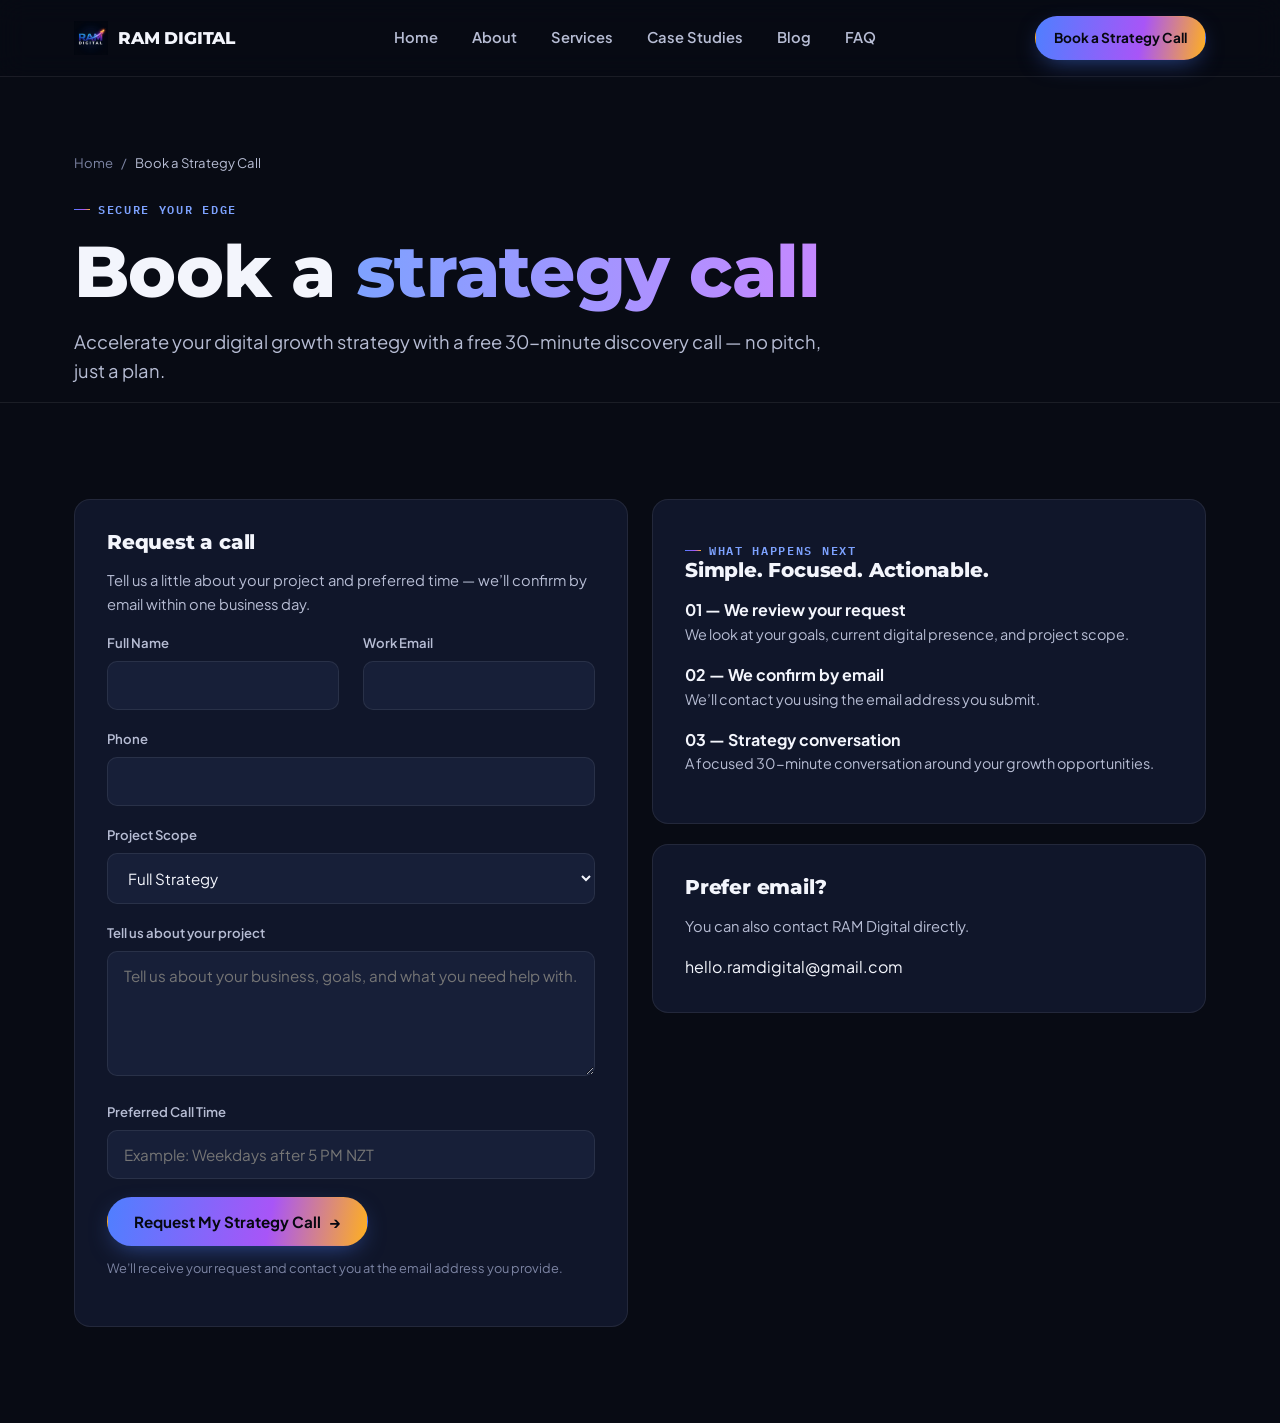
<file: book-a-call.html>
<!DOCTYPE html>
<html lang="en">
<head>
<meta charset="UTF-8">
<meta name="viewport" content="width=device-width, initial-scale=1.0">
<title>Book a Strategy Call | RAM Digital</title>
<meta name="description" content="Book a free strategy call with RAM Digital and discuss your digital marketing growth plan.">
<link rel="icon" type="image/png" sizes="32x32" href="images/favicon-32.png">
<link rel="stylesheet" href="css/style.css">
</head>
<body>

<header class="site-header">
  <div class="container nav-row">
    <a href="index.html" class="brand">
      <img src="images/logo-192.png" alt="RAM Digital logo">
      RAM DIGITAL
    </a>
    <nav class="nav-links" aria-label="Primary">
      <a href="index.html">Home</a>
      <a href="about.html">About</a>
      <a href="services.html">Services</a>
      <a href="case-studies.html">Case Studies</a>
      <a href="blog.html">Blog</a>
      <a href="faq.html">FAQ</a>
    </nav>
    <div class="nav-actions">
      <a href="book-a-call.html" class="btn btn-primary btn-sm">Book a Strategy Call</a>
      <button class="nav-toggle" aria-label="Toggle menu" aria-expanded="false">☰</button>
    </div>
  </div>
  <div class="mobile-menu">
    <a href="index.html">Home</a>
    <a href="about.html">About</a>
    <a href="services.html">Services</a>
    <a href="case-studies.html">Case Studies</a>
    <a href="blog.html">Blog</a>
    <a href="faq.html">FAQ</a>
    <a href="book-a-call.html" class="btn btn-primary">Book a Strategy Call</a>
  </div>
</header>

<main>
<section class="page-header" style="padding-bottom:0;">
  <div class="container">
    <nav class="breadcrumb"><a href="index.html">Home</a><span>/</span><span style="color:var(--text-mid)">Book a Strategy Call</span></nav>
    <span class="eyebrow">Secure Your Edge</span>
    <h1 style="margin-top:14px;max-width:18ch;">Book a <span class="text-gradient">strategy call</span></h1>
    <p class="lede">Accelerate your digital growth strategy with a free 30-minute discovery call — no pitch, just a plan.</p>
  </div>
</section>

<section class="section">
<div class="container grid grid-2" style="align-items:start;">

<div class="card">
<h3>Request a call</h3>
<p style="font-size:.92rem;">Tell us a little about your project and preferred time — we’ll confirm by email within one business day.</p>

<!-- Netlify handles this form directly. No custom fetch/submit JavaScript is used. -->
<form name="strategy-call" method="POST" data-netlify="true" netlify-honeypot="bot-field" action="/thank-you.html">
  <input type="hidden" name="form-name" value="strategy-call">

  <p style="display:none;">
    <label>Don’t fill this out: <input name="bot-field"></label>
  </p>

  <div class="grid grid-2">
    <div class="field">
      <label for="name">Full Name</label>
      <input id="name" name="name" type="text" autocomplete="name" required>
    </div>
    <div class="field">
      <label for="email">Work Email</label>
      <input id="email" name="email" type="email" autocomplete="email" required>
    </div>
  </div>

  <div class="field">
    <label for="phone">Phone</label>
    <input id="phone" name="phone" type="tel" autocomplete="tel">
  </div>

  <div class="field">
    <label for="scope">Project Scope</label>
    <select id="scope" name="scope">
      <option value="Full Strategy">Full Strategy</option>
      <option value="Performance Marketing">Performance Marketing</option>
      <option value="Web Design & Development">Web Design & Development</option>
      <option value="Social Media Marketing">Social Media Marketing</option>
      <option value="Content Creation">Content Creation</option>
      <option value="Branding">Branding</option>
      <option value="Other">Other</option>
    </select>
  </div>

  <div class="field">
    <label for="message">Tell us about your project</label>
    <textarea id="message" name="message" rows="5" placeholder="Tell us about your business, goals, and what you need help with."></textarea>
  </div>

  <div class="field">
    <label for="preferred-time">Preferred Call Time</label>
    <input id="preferred-time" name="preferred-time" type="text" placeholder="Example: Weekdays after 5 PM NZT">
  </div>

  <button type="submit" class="btn btn-primary">Request My Strategy Call <span class="btn-arrow">→</span></button>

  <p style="margin-top:12px;font-size:.8rem;color:var(--text-lo);">
    We’ll receive your request and contact you at the email address you provide.
  </p>
</form>
</div>

<div>
<div class="card">
<span class="eyebrow">What happens next</span>
<h3>Simple. Focused. Actionable.</h3>
<div class="stack gap-md">
<div><strong>01 — We review your request</strong><p style="font-size:.9rem;color:var(--text-mid);">We look at your goals, current digital presence, and project scope.</p></div>
<div><strong>02 — We confirm by email</strong><p style="font-size:.9rem;color:var(--text-mid);">We’ll contact you using the email address you submit.</p></div>
<div><strong>03 — Strategy conversation</strong><p style="font-size:.9rem;color:var(--text-mid);">A focused 30-minute conversation around your growth opportunities.</p></div>
</div>
</div>

<div class="card" style="margin-top:20px;">
<h3>Prefer email?</h3>
<p style="font-size:.92rem;color:var(--text-mid);">You can also contact RAM Digital directly.</p>
<a href="mailto:hello.ramdigital@gmail.com">hello.ramdigital@gmail.com</a>
</div>
</div>

</div>
</section>
</main>

<script>
document.addEventListener('DOMContentLoaded', function () {
  const toggle = document.querySelector('.nav-toggle');
  const menu = document.querySelector('.mobile-menu');
  if (toggle && menu) {
    toggle.addEventListener('click', function () {
      const open = toggle.getAttribute('aria-expanded') === 'true';
      toggle.setAttribute('aria-expanded', String(!open));
      menu.classList.toggle('open', !open);
    });
  }
});
</script>
</body>
</html>
</file>
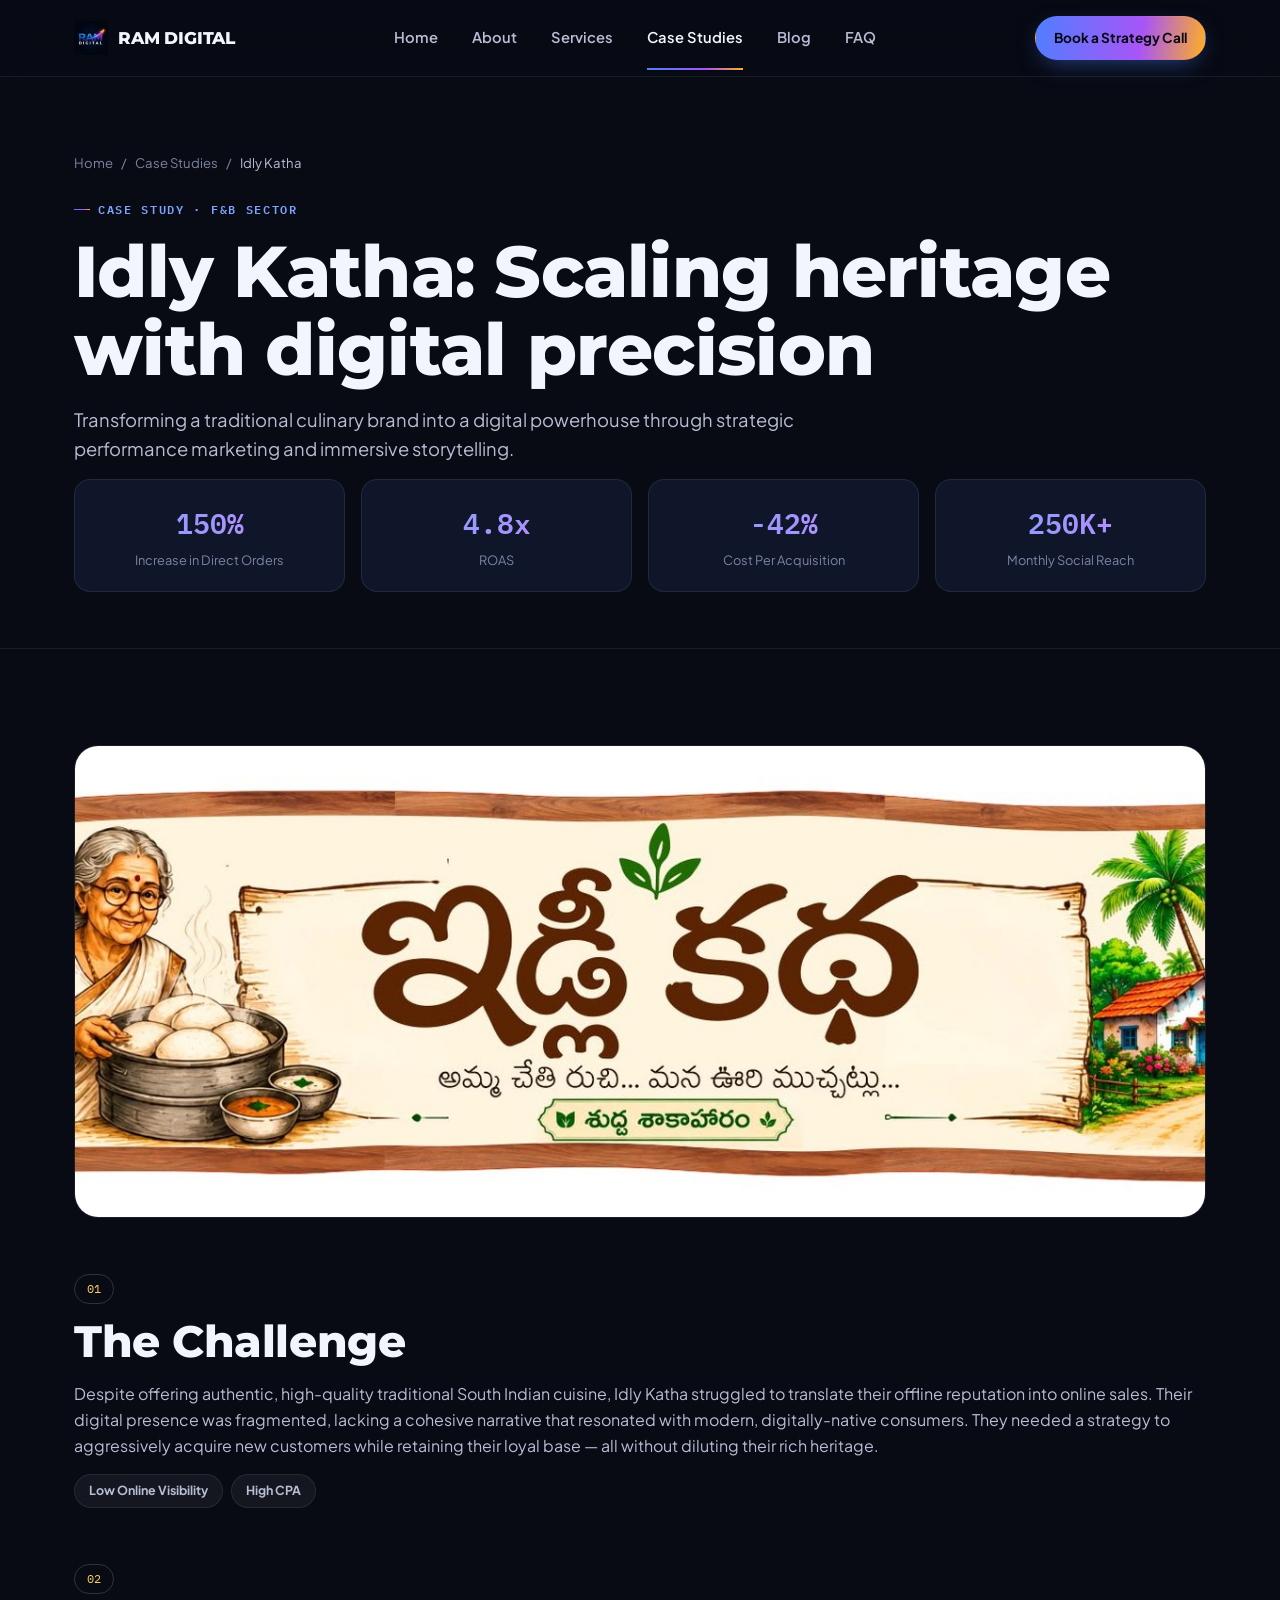
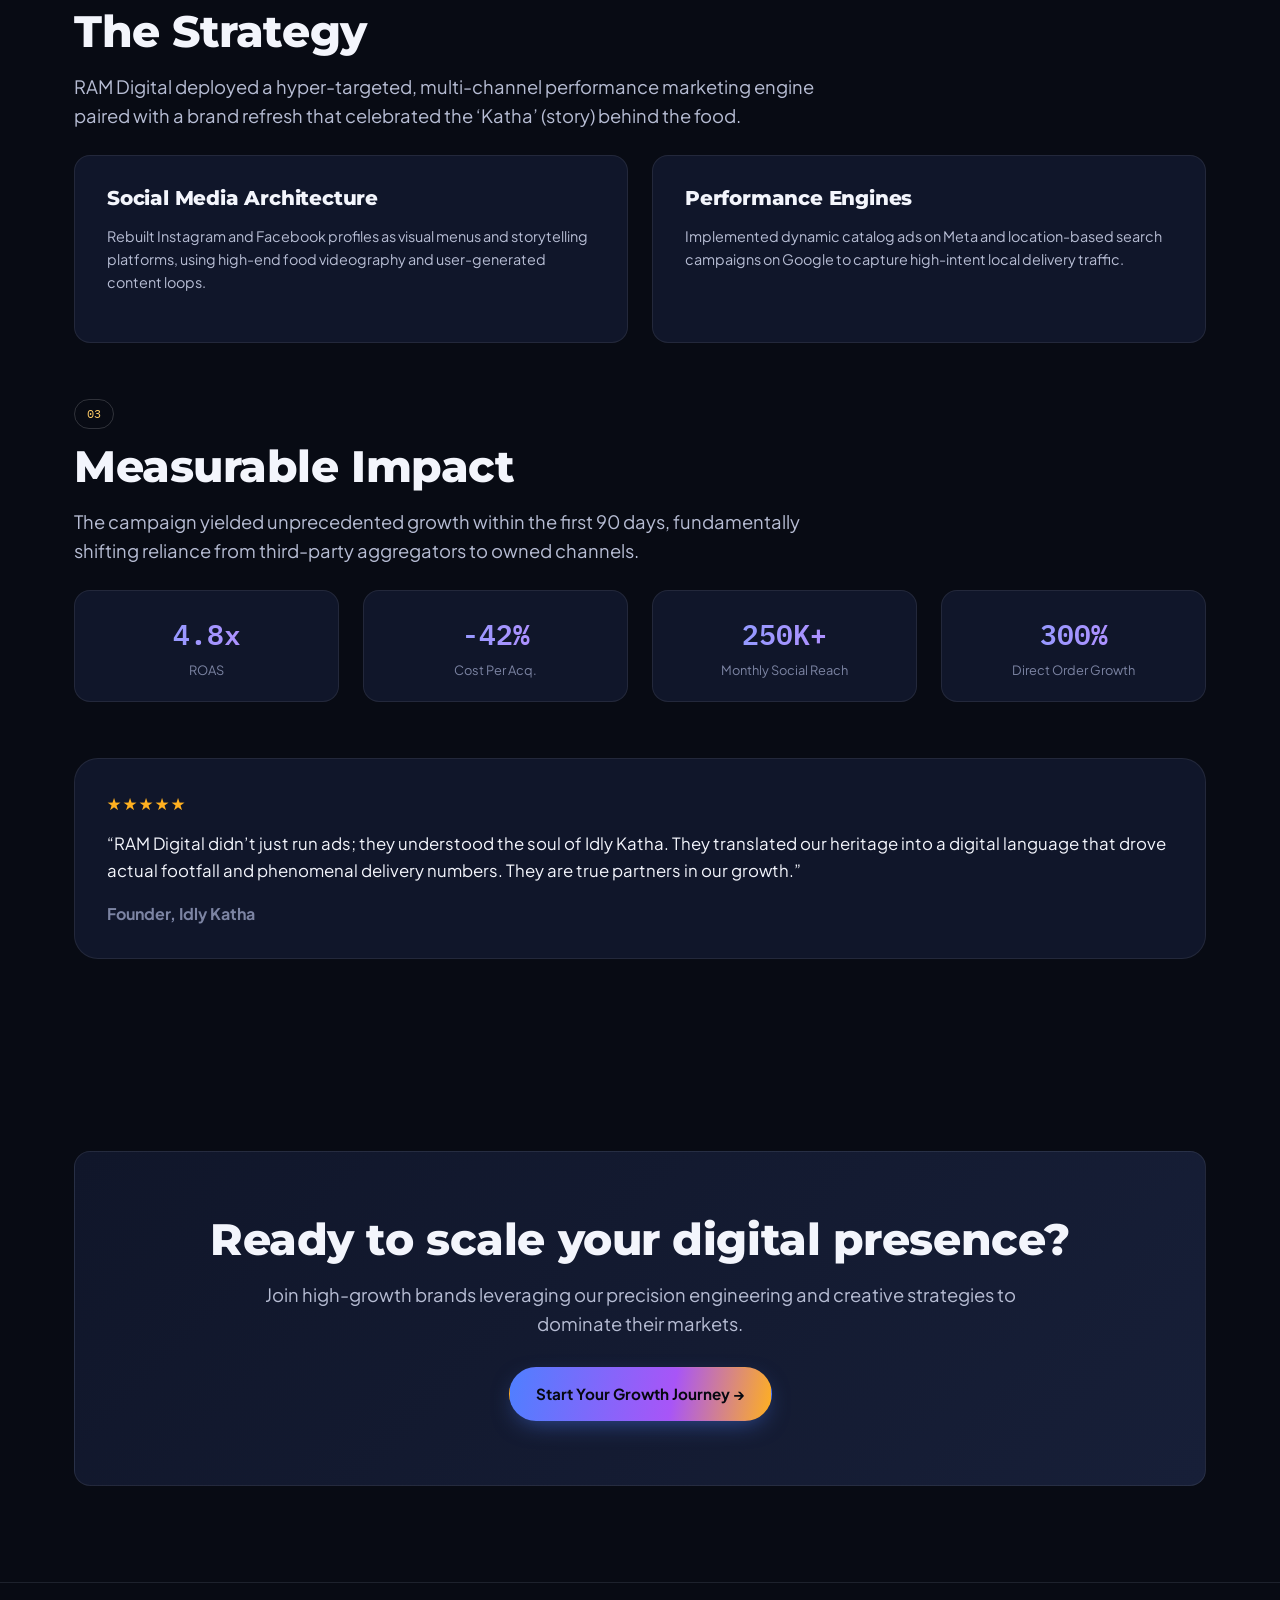
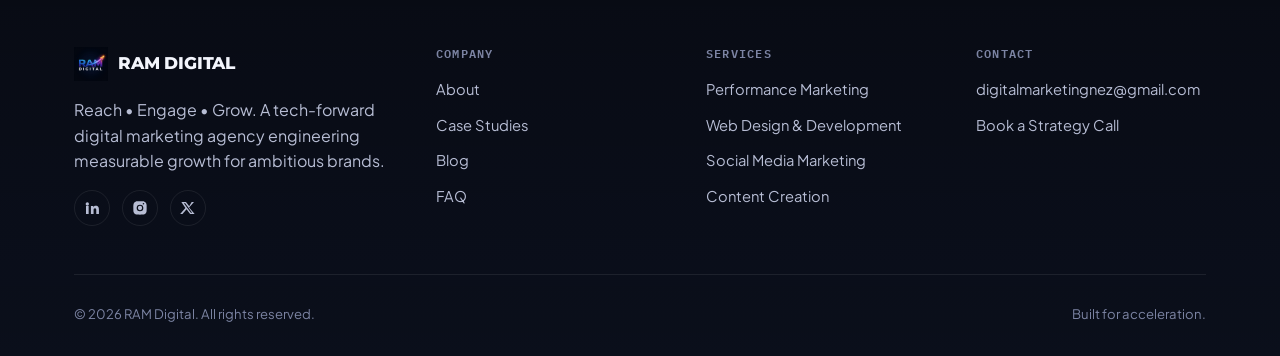
<file: case-study-idly-katha.html>
<!DOCTYPE html>
<html lang="en">
<head>
<link rel="canonical" href="https://ramdigital.media/case-study-idly-katha.html">
<meta name="robots" content="index, follow">
<meta property="og:title" content="Idly Katha Case Study | RAM Digital">
<meta property="og:description" content="See how RAM Digital supported Idly Katha with digital storytelling, social media and performance marketing. Explore the campaign strategy and reported results.">
<meta property="og:url" content="https://ramdigital.media/case-study-idly-katha.html">
<meta property="og:type" content="website">
<meta charset="UTF-8">
<meta name="viewport" content="width=device-width, initial-scale=1.0">
<title>Idly Katha Case Study | RAM Digital</title>
<meta name="description" content="How RAM Digital grew Idly Katha's direct orders 150% through storytelling and performance marketing.">
<link rel="icon" type="image/png" sizes="32x32" href="[data-uri]">
<link rel="icon" type="image/png" sizes="16x16" href="[data-uri]">
<link rel="apple-touch-icon" href="[data-uri]">
<link rel="manifest" href="manifest.json">
<meta name="theme-color" content="#080b14">
<style>
/* ==========================================================================
   RAM DIGITAL — Design System
   Palette derived from brand mark: navy field, blue→violet ascent, gold spark
   ========================================================================== */

@import url('https://fonts.googleapis.com/css2?family=Montserrat:wght@700;800;900&family=Plus+Jakarta+Sans:ital,wght@0,400;0,500;0,600;0,700;1,400&family=IBM+Plex+Mono:wght@500;600&display=swap');

:root{
  /* --- Core palette --- */
  --ink:        #080b14;   /* page base */
  --surface:    #10162a;   /* card / raised panel */
  --surface-2:  #171f38;   /* card hover / nested panel */
  --surface-3:  #1e2848;   /* deepest raised, borders context */
  --border:     rgba(255,255,255,0.08);
  --border-hi:  rgba(255,255,255,0.16);

  --blue:       #4f7fff;
  --blue-soft:  #7da2ff;
  --violet:     #a855f7;
  --violet-soft:#c688ff;
  --gold:       #ffb020;
  --gold-soft:  #ffcb66;

  --text-hi:    #f3f5fc;
  --text-mid:   #b7bdd4;
  --text-lo:    #7c84a3;

  --success:    #34d399;

  /* --- Gradients --- */
  --grad-ascent: linear-gradient(100deg, var(--blue) 0%, var(--violet) 62%, var(--gold) 100%);
  --grad-ascent-soft: linear-gradient(100deg, rgba(79,127,255,.16) 0%, rgba(168,85,247,.14) 60%, rgba(255,176,32,.14) 100%);
  --grad-text: linear-gradient(95deg, var(--blue-soft) 0%, var(--violet-soft) 100%);
  --grad-radial-glow: radial-gradient(circle at 50% 0%, rgba(79,127,255,.20), transparent 60%);

  /* --- Type --- */
  --font-display: 'Montserrat', sans-serif;
  --font-body: 'Plus Jakarta Sans', sans-serif;
  --font-mono: 'IBM Plex Mono', monospace;

  /* --- Spacing / layout --- */
  --container: 1180px;
  --gutter: 24px;
  --radius-sm: 10px;
  --radius-md: 16px;
  --radius-lg: 24px;
  --radius-full: 999px;
}

/* ---------- Reset ---------- */
*,*::before,*::after{ box-sizing: border-box; }
html{ scroll-behavior: smooth; }
body{
  margin:0;
  background: var(--ink);
  color: var(--text-hi);
  font-family: var(--font-body);
  font-size: 16px;
  line-height: 1.6;
  -webkit-font-smoothing: antialiased;
}
img{ max-width:100%; display:block; }
a{ color: inherit; text-decoration: none; }
ul{ margin:0; padding:0; list-style:none; }
button{ font-family: inherit; cursor:pointer; }
input,select,textarea{ font-family: inherit; }

:focus-visible{
  outline: 2px solid var(--gold);
  outline-offset: 3px;
  border-radius: 4px;
}

@media (prefers-reduced-motion: reduce){
  *{ animation-duration: .001ms !important; animation-iteration-count: 1 !important; transition-duration: .001ms !important; scroll-behavior:auto !important; }
}

/* ---------- Layout helpers ---------- */
.container{
  width:100%;
  max-width: var(--container);
  margin: 0 auto;
  padding: 0 var(--gutter);
}
.section{ padding: 96px 0; position:relative; }
.section-tight{ padding: 56px 0; }
@media (max-width: 720px){
  .section{ padding: 64px 0; }
}

.eyebrow{
  display:inline-flex;
  align-items:center;
  gap:8px;
  font-family: var(--font-mono);
  font-size: 12px;
  font-weight: 600;
  letter-spacing: .14em;
  text-transform: uppercase;
  color: var(--blue-soft);
}
.eyebrow::before{
  content:"";
  width: 16px; height: 1px;
  background: var(--grad-ascent);
}

h1,h2,h3,h4{
  font-family: var(--font-display);
  font-weight: 800;
  line-height: 1.08;
  letter-spacing: -0.01em;
  margin: 0 0 16px;
  color: var(--text-hi);
}
h1{ font-size: clamp(2.4rem, 4.4vw + 1rem, 4.5rem); }
h2{ font-size: clamp(1.9rem, 2.6vw + 1rem, 2.75rem); }
h3{ font-size: 1.25rem; }
p{ margin: 0 0 16px; color: var(--text-mid); }
.lede{ font-size: 1.15rem; color: var(--text-mid); max-width: 60ch; }

.text-gradient{
  background: var(--grad-text);
  -webkit-background-clip: text;
  background-clip: text;
  color: transparent;
}

/* ---------- Trajectory motif (signature element) ---------- */
/* An ascending gradient line with a glowing terminus — echoes the growth-arrow mark.
   Used as hero backdrop, section divider, and inline data accent. */
.trajectory-divider{
  width:100%;
  height: 48px;
  display:flex;
  align-items:center;
  justify-content:center;
  margin: 8px 0 0;
}
.trajectory-divider svg{ width:100%; max-width: 340px; height:auto; opacity:.9; }

.glow-orb{
  position:absolute;
  border-radius:50%;
  filter: blur(70px);
  pointer-events:none;
  z-index:0;
}

/* ---------- Buttons ---------- */
.btn{
  display:inline-flex;
  align-items:center;
  justify-content:center;
  gap:8px;
  padding: 14px 26px;
  border-radius: var(--radius-full);
  font-weight:700;
  font-size: .95rem;
  border: 1px solid transparent;
  transition: transform .18s ease, box-shadow .18s ease, background .18s ease, border-color .18s ease;
  white-space: nowrap;
}
.btn:active{ transform: scale(.97); }
.btn-primary{
  background: var(--grad-ascent);
  color: #060810;
  box-shadow: 0 8px 24px -8px rgba(79,127,255,.55);
}
.btn-primary:hover{ box-shadow: 0 10px 30px -6px rgba(168,85,247,.6); transform: translateY(-1px); }
.btn-ghost{
  background: rgba(255,255,255,.03);
  border-color: var(--border-hi);
  color: var(--text-hi);
}
.btn-ghost:hover{ background: rgba(255,255,255,.07); border-color: var(--blue-soft); }
.btn-block{ width:100%; }
.btn-sm{ padding: 10px 18px; font-size:.85rem; }
.btn-arrow{ transition: transform .18s ease; }
.btn:hover .btn-arrow{ transform: translateX(3px); }

/* ---------- Header / Nav ---------- */
.site-header{
  position: fixed;
  top:0; left:0; right:0;
  z-index: 100;
  backdrop-filter: blur(14px);
  background: rgba(8,11,20,.72);
  border-bottom: 1px solid var(--border);
}
.nav-row{
  display:flex;
  align-items:center;
  justify-content:space-between;
  height: 76px;
}
.brand{
  display:flex;
  align-items:center;
  gap:10px;
  font-family: var(--font-display);
  font-weight: 800;
  font-size: 1.05rem;
  letter-spacing: -0.01em;
}
.brand img{ height: 34px; width:auto; }

.nav-links{
  display:none;
  align-items:center;
  gap: 34px;
}
.nav-links a{
  font-size:.92rem;
  font-weight:600;
  color: var(--text-mid);
  transition: color .15s ease;
  position:relative;
}
.nav-links a:hover, .nav-links a.active{ color: var(--text-hi); }
.nav-links a.active::after{
  content:"";
  position:absolute;
  left:0; right:0; bottom:-20px;
  height:2px;
  background: var(--grad-ascent);
}
.nav-cta{ display:none; align-items:center; gap:14px; }
.nav-actions{ display:flex; align-items:center; gap:10px; }

.nav-toggle{
  display:flex;
  align-items:center;
  justify-content:center;
  width:42px; height:42px;
  background: rgba(255,255,255,.04);
  border:1px solid var(--border);
  border-radius: 10px;
  color: var(--text-hi);
}

.mobile-menu{
  position:fixed;
  inset: 76px 0 0 0;
  background: var(--ink);
  z-index: 99;
  padding: 28px var(--gutter) 40px;
  display:none;
  flex-direction:column;
  gap: 4px;
  overflow-y:auto;
}
.mobile-menu.open{ display:flex; }
.mobile-menu a{
  padding: 16px 4px;
  border-bottom: 1px solid var(--border);
  font-weight:600;
  font-size:1.05rem;
  color: var(--text-hi);
}
.mobile-menu .btn{ margin-top: 20px; }

@media (min-width: 960px){
  .nav-links{ display:flex; }
  .nav-cta{ display:flex; }
  .nav-toggle{ display:none; }
  .mobile-menu{ display:none !important; }
}

/* ---------- Cards ---------- */
.card{
  background: var(--surface);
  border: 1px solid var(--border);
  border-radius: var(--radius-md);
  padding: 32px;
  transition: border-color .2s ease, transform .2s ease, background .2s ease;
}
.card:hover{ border-color: var(--border-hi); background: var(--surface-2); }
.card-icon{
  width:50px; height:50px;
  border-radius: 14px;
  display:flex; align-items:center; justify-content:center;
  margin-bottom: 20px;
  background: var(--grad-ascent-soft);
  border: 1px solid var(--border-hi);
}
.card-icon svg{ width:24px; height:24px; }

.pill{
  display:inline-flex;
  align-items:center;
  padding: 6px 14px;
  border-radius: var(--radius-full);
  font-size:.78rem;
  font-weight:700;
  background: rgba(255,255,255,.05);
  border: 1px solid var(--border);
  color: var(--text-mid);
}

/* ---------- Stats ---------- */
.stat-row{
  display:grid;
  grid-template-columns: repeat(2,1fr);
  gap: 16px;
}
@media (min-width:720px){ .stat-row{ grid-template-columns: repeat(4,1fr); } }
.stat{
  padding: 20px;
  border-radius: var(--radius-md);
  background: var(--surface);
  border: 1px solid var(--border);
  text-align:center;
}
.stat .num{
  font-family: var(--font-mono);
  font-size: clamp(1.6rem, 2.2vw, 2.2rem);
  font-weight: 600;
  background: var(--grad-text);
  -webkit-background-clip:text;
  background-clip:text;
  color:transparent;
  display:block;
}
.stat .label{ font-size:.8rem; color: var(--text-lo); margin-top:4px; }

/* ---------- Grid utilities ---------- */
.grid{ display:grid; gap: 24px; }
.grid-2{ grid-template-columns: 1fr; }
.grid-3{ grid-template-columns: 1fr; }
.grid-4{ grid-template-columns: repeat(2,1fr); }
@media (min-width: 720px){
  .grid-2{ grid-template-columns: repeat(2,1fr); }
  .grid-3{ grid-template-columns: repeat(3,1fr); }
}
@media (min-width: 960px){
  .grid-4{ grid-template-columns: repeat(4,1fr); }
}

.flex{ display:flex; }
.items-center{ align-items:center; }
.justify-between{ justify-content:space-between; }
.gap-sm{ gap:10px; }
.gap-md{ gap:20px; }
.mt-0{ margin-top:0; }
.text-center{ text-align:center; }
.max-w{ max-width: 640px; margin-left:auto; margin-right:auto; }

/* ---------- Hero ---------- */
.hero{
  padding: 168px 0 96px;
  position:relative;
  overflow:hidden;
}
.hero-grid{
  display:grid;
  gap: 48px;
  align-items:center;
  grid-template-columns: 1fr;
}
@media (min-width: 960px){
  .hero-grid{ grid-template-columns: 1.1fr .9fr; gap: 64px; }
}
.hero-actions{ display:flex; flex-wrap:wrap; gap:14px; margin-top: 8px; }

/* ---------- Forms ---------- */
.field{ margin-bottom: 18px; }
.field label{
  display:block;
  font-size:.82rem;
  font-weight:600;
  color: var(--text-mid);
  margin-bottom: 8px;
}
.field input, .field select, .field textarea{
  width:100%;
  padding: 14px 16px;
  background: var(--surface-2);
  border: 1px solid var(--border);
  border-radius: var(--radius-sm);
  color: var(--text-hi);
  font-size: .95rem;
  transition: border-color .15s ease;
}
.field input:focus, .field select:focus, .field textarea:focus{
  border-color: var(--blue);
  outline:none;
}
.field textarea{ resize: vertical; min-height: 110px; }

/* ---------- FAQ accordion ---------- */
.faq-item{
  border: 1px solid var(--border);
  border-radius: var(--radius-md);
  background: var(--surface);
  margin-bottom: 12px;
  overflow:hidden;
}
.faq-q{
  width:100%;
  display:flex;
  align-items:center;
  justify-content:space-between;
  gap:16px;
  padding: 20px 24px;
  background:none;
  border:none;
  color: var(--text-hi);
  font-weight:700;
  font-size: 1rem;
  text-align:left;
}
.faq-q .chev{ transition: transform .2s ease; flex-shrink:0; color: var(--text-lo); }
.faq-item.open .faq-q .chev{ transform: rotate(180deg); }
.faq-a{
  max-height:0;
  overflow:hidden;
  transition: max-height .25s ease;
  padding: 0 24px;
}
.faq-item.open .faq-a{ padding-bottom: 20px; }

/* ---------- Footer ---------- */
.site-footer{
  border-top: 1px solid var(--border);
  padding: 64px 0 32px;
  background: linear-gradient(180deg, transparent, rgba(79,127,255,.03));
}
.footer-grid{
  display:grid;
  gap: 40px;
  grid-template-columns: 1fr;
  margin-bottom: 48px;
}
@media (min-width: 720px){
  .footer-grid{ grid-template-columns: 1.4fr 1fr 1fr 1fr; }
}
.footer-brand p{ max-width: 32ch; }
.footer-col h4{
  font-family: var(--font-mono);
  font-size:.78rem;
  letter-spacing:.1em;
  text-transform: uppercase;
  color: var(--text-lo);
  font-weight:600;
  margin-bottom: 18px;
}
.footer-col a{
  display:block;
  color: var(--text-mid);
  font-size: .92rem;
  margin-bottom: 12px;
  transition: color .15s ease;
}
.footer-col a:hover{ color: var(--text-hi); }
.footer-bottom{
  display:flex;
  flex-direction:column;
  gap:12px;
  padding-top: 28px;
  border-top: 1px solid var(--border);
  font-size:.82rem;
  color: var(--text-lo);
}
@media (min-width:720px){
  .footer-bottom{ flex-direction:row; justify-content:space-between; }
}
.social-row{ display:flex; gap:12px; }
.social-row a{
  width:36px; height:36px;
  display:flex; align-items:center; justify-content:center;
  border:1px solid var(--border);
  border-radius:50%;
  color: var(--text-mid);
}
.social-row a:hover{ border-color: var(--blue-soft); color: var(--text-hi); }

/* ---------- Breadcrumb / page header ---------- */
.page-header{
  padding: 152px 0 56px;
  border-bottom: 1px solid var(--border);
  position:relative;
  overflow:hidden;
}
.breadcrumb{
  display:flex; align-items:center; gap:8px;
  font-size:.82rem; color: var(--text-lo); margin-bottom: 18px;
}
.breadcrumb a:hover{ color: var(--text-hi); }

/* ---------- Misc components ---------- */
.badge-num{
  font-family: var(--font-mono);
  font-size:.78rem;
  color: var(--gold-soft);
  border: 1px solid var(--border-hi);
  border-radius: var(--radius-full);
  padding: 4px 12px;
  display:inline-block;
  margin-bottom: 14px;
}
.divider{ height:1px; background: var(--border); border:none; margin: 0; }

.quote-card{
  background: var(--surface);
  border: 1px solid var(--border);
  border-radius: var(--radius-lg);
  padding: 32px;
}
.stars{ color: var(--gold); letter-spacing:2px; margin-bottom: 14px; }

.tag-list{ display:flex; flex-wrap:wrap; gap:8px; }

.table-of-timeline{ display:flex; flex-direction:column; gap:0; }
.timeline-step{
  display:grid;
  grid-template-columns: 90px 1fr;
  gap: 20px;
  padding: 28px 0;
  border-top: 1px solid var(--border);
}
.timeline-step:last-child{ border-bottom: 1px solid var(--border); }
.timeline-step .when{
  font-family: var(--font-mono);
  font-size:.82rem;
  color: var(--gold-soft);
  padding-top: 4px;
}

.blog-card img, .case-card img{
  border-radius: var(--radius-md) var(--radius-md) 0 0;
  aspect-ratio: 16/10;
  object-fit: cover;
  width:100%;
}
.blog-card{ padding:0; overflow:hidden; }
.blog-card .body{ padding: 24px; }
.meta-row{ display:flex; gap:14px; align-items:center; font-size:.78rem; color: var(--text-lo); margin-bottom: 12px; font-family: var(--font-mono); }

.avatar-stack{ display:flex; }
.avatar-stack img{
  width:38px; height:38px; border-radius:50%;
  border: 2px solid var(--ink);
  object-fit:cover;
  margin-left:-10px;
}
.avatar-stack img:first-child{ margin-left:0; }

.sr-only{
  position:absolute; width:1px; height:1px; padding:0; margin:-1px;
  overflow:hidden; clip:rect(0,0,0,0); white-space:nowrap; border:0;
}

</style>
</head>
<body>
<header class="site-header">
  <div class="container nav-row">
    <a href="index.html" class="brand">
      <img src="[data-uri]" alt="RAM Digital logo">
      RAM DIGITAL
    </a>
    <nav class="nav-links" aria-label="Primary">
      <a href="index.html">Home</a>
<a href="about.html">About</a>
<a href="services.html">Services</a>
<a href="case-studies.html" class="active">Case Studies</a>
<a href="blog.html">Blog</a>
<a href="faq.html">FAQ</a>
    </nav>
    <div class="nav-actions">
      <div class="nav-cta">
        <a href="book-a-call.html" class="btn btn-primary btn-sm">Book a Strategy Call</a>
      </div>
      <button class="nav-toggle" aria-label="Toggle menu" aria-expanded="false">
        <svg width="20" height="20" viewBox="0 0 24 24" fill="none"><path d="M3 6h18M3 12h18M3 18h18" stroke="currentColor" stroke-width="2" stroke-linecap="round"/></svg>
      </button>
    </div>
  </div>
  <div class="mobile-menu">
    <a href="index.html">Home</a>
<a href="about.html">About</a>
<a href="services.html">Services</a>
<a href="case-studies.html">Case Studies</a>
<a href="blog.html">Blog</a>
<a href="faq.html">FAQ</a>
    <a href="book-a-call.html" class="btn btn-primary">Book a Strategy Call</a>
  </div>
</header>

<main>
  <section class="page-header">
    <div class="container">
      <nav class="breadcrumb"><a href="index.html">Home</a><span>/</span><a href="case-studies.html">Case Studies</a><span>/</span><span style="color:var(--text-mid)">Idly Katha</span></nav>
      <span class="eyebrow">Case Study &middot; F&amp;B Sector</span>
      <h1 style="margin-top:14px; max-width:22ch;">Idly Katha: Scaling heritage with digital precision</h1>
      <p class="lede">Transforming a traditional culinary brand into a digital powerhouse through strategic performance marketing and immersive storytelling.</p>
      <div class="stat-row" style="margin-top:8px;">
        <div class="stat"><span class="num">150%</span><span class="label">Increase in Direct Orders</span></div>
        <div class="stat"><span class="num">4.8x</span><span class="label">ROAS</span></div>
        <div class="stat"><span class="num">-42%</span><span class="label">Cost Per Acquisition</span></div>
        <div class="stat"><span class="num">250K+</span><span class="label">Monthly Social Reach</span></div>
      </div>
    </div>
  </section>

  <section class="section">
    <div class="container">
      <img src="[data-uri]" alt="Idly Katha heritage brand banner illustration" style="border-radius:var(--radius-lg); border:1px solid var(--border); margin-bottom:56px;">

      <div style="margin-bottom:56px;">
        <span class="badge-num">01</span>
        <h2>The Challenge</h2>
        <p>Despite offering authentic, high-quality traditional South Indian cuisine, Idly Katha struggled to translate their offline reputation into online sales. Their digital presence was fragmented, lacking a cohesive narrative that resonated with modern, digitally-native consumers. They needed a strategy to aggressively acquire new customers while retaining their loyal base &mdash; all without diluting their rich heritage.</p>
        <div class="tag-list" style="margin-top:16px;"><span class="pill">Low Online Visibility</span><span class="pill">High CPA</span></div>
      </div>

      <div style="margin-bottom:56px;">
        <span class="badge-num">02</span>
        <h2>The Strategy</h2>
        <p class="lede">RAM Digital deployed a hyper-targeted, multi-channel performance marketing engine paired with a brand refresh that celebrated the &lsquo;Katha&rsquo; (story) behind the food.</p>
        <div class="grid grid-2" style="margin-top:24px;">
          <div class="card">
            <h3>Social Media Architecture</h3>
            <p style="font-size:.9rem;">Rebuilt Instagram and Facebook profiles as visual menus and storytelling platforms, using high-end food videography and user-generated content loops.</p>
          </div>
          <div class="card">
            <h3>Performance Engines</h3>
            <p style="font-size:.9rem;">Implemented dynamic catalog ads on Meta and location-based search campaigns on Google to capture high-intent local delivery traffic.</p>
          </div>
        </div>
      </div>

      <div style="margin-bottom:56px;">
        <span class="badge-num">03</span>
        <h2>Measurable Impact</h2>
        <p class="lede">The campaign yielded unprecedented growth within the first 90 days, fundamentally shifting reliance from third-party aggregators to owned channels.</p>
        <div class="grid grid-4" style="margin-top:24px;">
          <div class="stat"><span class="num">4.8x</span><span class="label">ROAS</span></div>
          <div class="stat"><span class="num">-42%</span><span class="label">Cost Per Acq.</span></div>
          <div class="stat"><span class="num">250K+</span><span class="label">Monthly Social Reach</span></div>
          <div class="stat"><span class="num">300%</span><span class="label">Direct Order Growth</span></div>
        </div>
      </div>

      <div class="quote-card">
        <div class="stars">&#9733;&#9733;&#9733;&#9733;&#9733;</div>
        <p style="font-size:1.05rem; color:var(--text-hi);">&ldquo;RAM Digital didn&rsquo;t just run ads; they understood the soul of Idly Katha. They translated our heritage into a digital language that drove actual footfall and phenomenal delivery numbers. They are true partners in our growth.&rdquo;</p>
        <p style="margin:0; font-weight:700; color:var(--text-lo);">Founder, Idly Katha</p>
      </div>
    </div>
  </section>

  <section class="section text-center">
    <div class="container">
      <div class="card" style="padding:64px 32px; background:linear-gradient(135deg, var(--surface), var(--surface-2));">
        <h2>Ready to scale your digital presence?</h2>
        <p class="lede" style="margin:0 auto 28px;">Join high-growth brands leveraging our precision engineering and creative strategies to dominate their markets.</p>
        <a href="book-a-call.html" class="btn btn-primary">Start Your Growth Journey &rarr;</a>
      </div>
    </div>
  </section>
</main>
<footer class="site-footer">
  <div class="container">
    <div class="footer-grid">
      <div class="footer-brand">
        <a href="index.html" class="brand" style="margin-bottom:16px; display:inline-flex;">
          <img src="[data-uri]" alt="RAM Digital logo">
          RAM DIGITAL
        </a>
        <p>Reach &bull; Engage &bull; Grow. A tech-forward digital marketing agency engineering measurable growth for ambitious brands.</p>
        <div class="social-row" aria-label="Social links">
          <a href="#" aria-label="LinkedIn"><svg width="16" height="16" viewBox="0 0 24 24" fill="currentColor"><path d="M4.98 3.5a2.5 2.5 0 11-.02 5 2.5 2.5 0 01.02-5zM3 9h4v12H3V9zm7 0h3.8v1.7h.05c.53-1 1.83-2.05 3.77-2.05 4.03 0 4.78 2.65 4.78 6.1V21h-4v-5.6c0-1.34-.02-3.07-1.87-3.07-1.87 0-2.16 1.46-2.16 2.97V21h-4V9z"/></svg></a>
          <a href="#" aria-label="Instagram"><svg width="16" height="16" viewBox="0 0 24 24" fill="currentColor"><path d="M12 2c2.72 0 3.06.01 4.12.06 1.06.05 1.79.22 2.43.47.66.26 1.21.6 1.76 1.15.5.5.9 1.1 1.15 1.76.25.64.42 1.37.47 2.43.05 1.06.06 1.4.06 4.12s-.01 3.06-.06 4.12c-.05 1.06-.22 1.79-.47 2.43a4.9 4.9 0 01-1.15 1.76 4.9 4.9 0 01-1.76 1.15c-.64.25-1.37.42-2.43.47-1.06.05-1.4.06-4.12.06s-3.06-.01-4.12-.06c-1.06-.05-1.79-.22-2.43-.47a4.9 4.9 0 01-1.76-1.15 4.9 4.9 0 01-1.15-1.76c-.25-.64-.42-1.37-.47-2.43C2.01 15.06 2 14.72 2 12s.01-3.06.06-4.12c.05-1.06.22-1.79.47-2.43.26-.66.6-1.21 1.15-1.76A4.9 4.9 0 015.44 2.53c.64-.25 1.37-.42 2.43-.47C8.94 2.01 9.28 2 12 2zm0 5a5 5 0 100 10 5 5 0 000-10zm0 8.2a3.2 3.2 0 110-6.4 3.2 3.2 0 010 6.4zm5.2-8.4a1.17 1.17 0 100-2.34 1.17 1.17 0 000 2.34z"/></svg></a>
          <a href="#" aria-label="X"><svg width="16" height="16" viewBox="0 0 24 24" fill="currentColor"><path d="M17.53 3H21l-7.36 8.41L22 21h-6.82l-5.34-6.98L3.7 21H.23l7.87-8.98L2 3h6.99l4.83 6.38L17.53 3zm-1.2 16h1.9L7.77 5H5.75l10.58 14z"/></svg></a>
        </div>
      </div>
      <div class="footer-col">
        <h4>Company</h4>
        <a href="about.html">About</a>
        <a href="case-studies.html">Case Studies</a>
        <a href="blog.html">Blog</a>
        <a href="faq.html">FAQ</a>
      </div>
      <div class="footer-col">
        <h4>Services</h4>
        <a href="performance-marketing.html">Performance Marketing</a>
        <a href="web-design-development.html">Web Design &amp; Development</a>
        <a href="social-media-marketing.html">Social Media Marketing</a>
        <a href="content-creation.html">Content Creation</a>
      </div>
      <div class="footer-col">
        <h4>Contact</h4>
        <a href="mailto:digitalmarketingnez@gmail.com">digitalmarketingnez@gmail.com</a>
        <a href="book-a-call.html">Book a Strategy Call</a>
      </div>
    </div>
    <div class="footer-bottom">
      <span>&copy; 2026 RAM Digital. All rights reserved.</span>
      <span>Built for acceleration.</span>
    </div>
  </div>
</footer>
<script>
// RAM Digital — shared interactions
document.addEventListener('DOMContentLoaded', () => {
  // Mobile nav toggle
  const toggle = document.querySelector('.nav-toggle');
  const menu = document.querySelector('.mobile-menu');
  if (toggle && menu) {
    toggle.addEventListener('click', () => {
      const isOpen = menu.classList.toggle('open');
      toggle.setAttribute('aria-expanded', isOpen ? 'true' : 'false');
      document.body.style.overflow = isOpen ? 'hidden' : '';
    });
    menu.querySelectorAll('a').forEach(a => {
      a.addEventListener('click', () => {
        menu.classList.remove('open');
        document.body.style.overflow = '';
      });
    });
  }

  // FAQ accordions
  document.querySelectorAll('.faq-item').forEach(item => {
    const q = item.querySelector('.faq-q');
    const a = item.querySelector('.faq-a');
    if (!q || !a) return;
    a.style.maxHeight = '0px';
    q.addEventListener('click', () => {
      const isOpen = item.classList.contains('open');
      // close siblings within the same faq group
      const group = item.closest('.faq-group');
      if (group) {
        group.querySelectorAll('.faq-item.open').forEach(other => {
          if (other !== item) {
            other.classList.remove('open');
            other.querySelector('.faq-a').style.maxHeight = '0px';
          }
        });
      }
      item.classList.toggle('open', !isOpen);
      a.style.maxHeight = !isOpen ? a.scrollHeight + 'px' : '0px';
    });
  });

  // Contact / lead forms: submit to Netlify Forms via fetch, then show confirmation.
  // Falls back to a visible confirmation even if the network request fails (e.g. running locally,
  // off Netlify, or offline) so the UI never looks broken during local preview.
  function encodeFormData(form) {
    const data = new FormData(form);
    return new URLSearchParams(data).toString();
  }

  document.querySelectorAll('form[data-lead-form]').forEach(form => {
    form.addEventListener('submit', (e) => {
      e.preventDefault();
      const btn = form.querySelector('button[type="submit"]');
      const original = btn ? btn.textContent : '';
      const isNetlifyForm = form.hasAttribute('data-netlify');

      const finish = () => {
        if (btn) { btn.textContent = 'Sent — we\u2019ll be in touch'; btn.disabled = true; }
        setTimeout(() => {
          if (btn) { btn.textContent = original; btn.disabled = false; }
          form.reset();
        }, 3200);
      };

      if (!isNetlifyForm) { finish(); return; }

      if (btn) { btn.textContent = 'Sending…'; btn.disabled = true; }
      fetch('/', {
        method: 'POST',
        headers: { 'Content-Type': 'application/x-www-form-urlencoded' },
        body: encodeFormData(form),
      })
        .then(() => finish())
        .catch(() => finish());
    });
  });

  // Mark active nav link based on current path
  const path = location.pathname.split('/').pop() || 'index.html';
  document.querySelectorAll('.nav-links a, .mobile-menu a').forEach(a => {
    const href = a.getAttribute('href');
    if (href === path || (path === '' && href === 'index.html')) {
      a.classList.add('active');
    }
  });
});

</script>
</body>
</html>
</file>
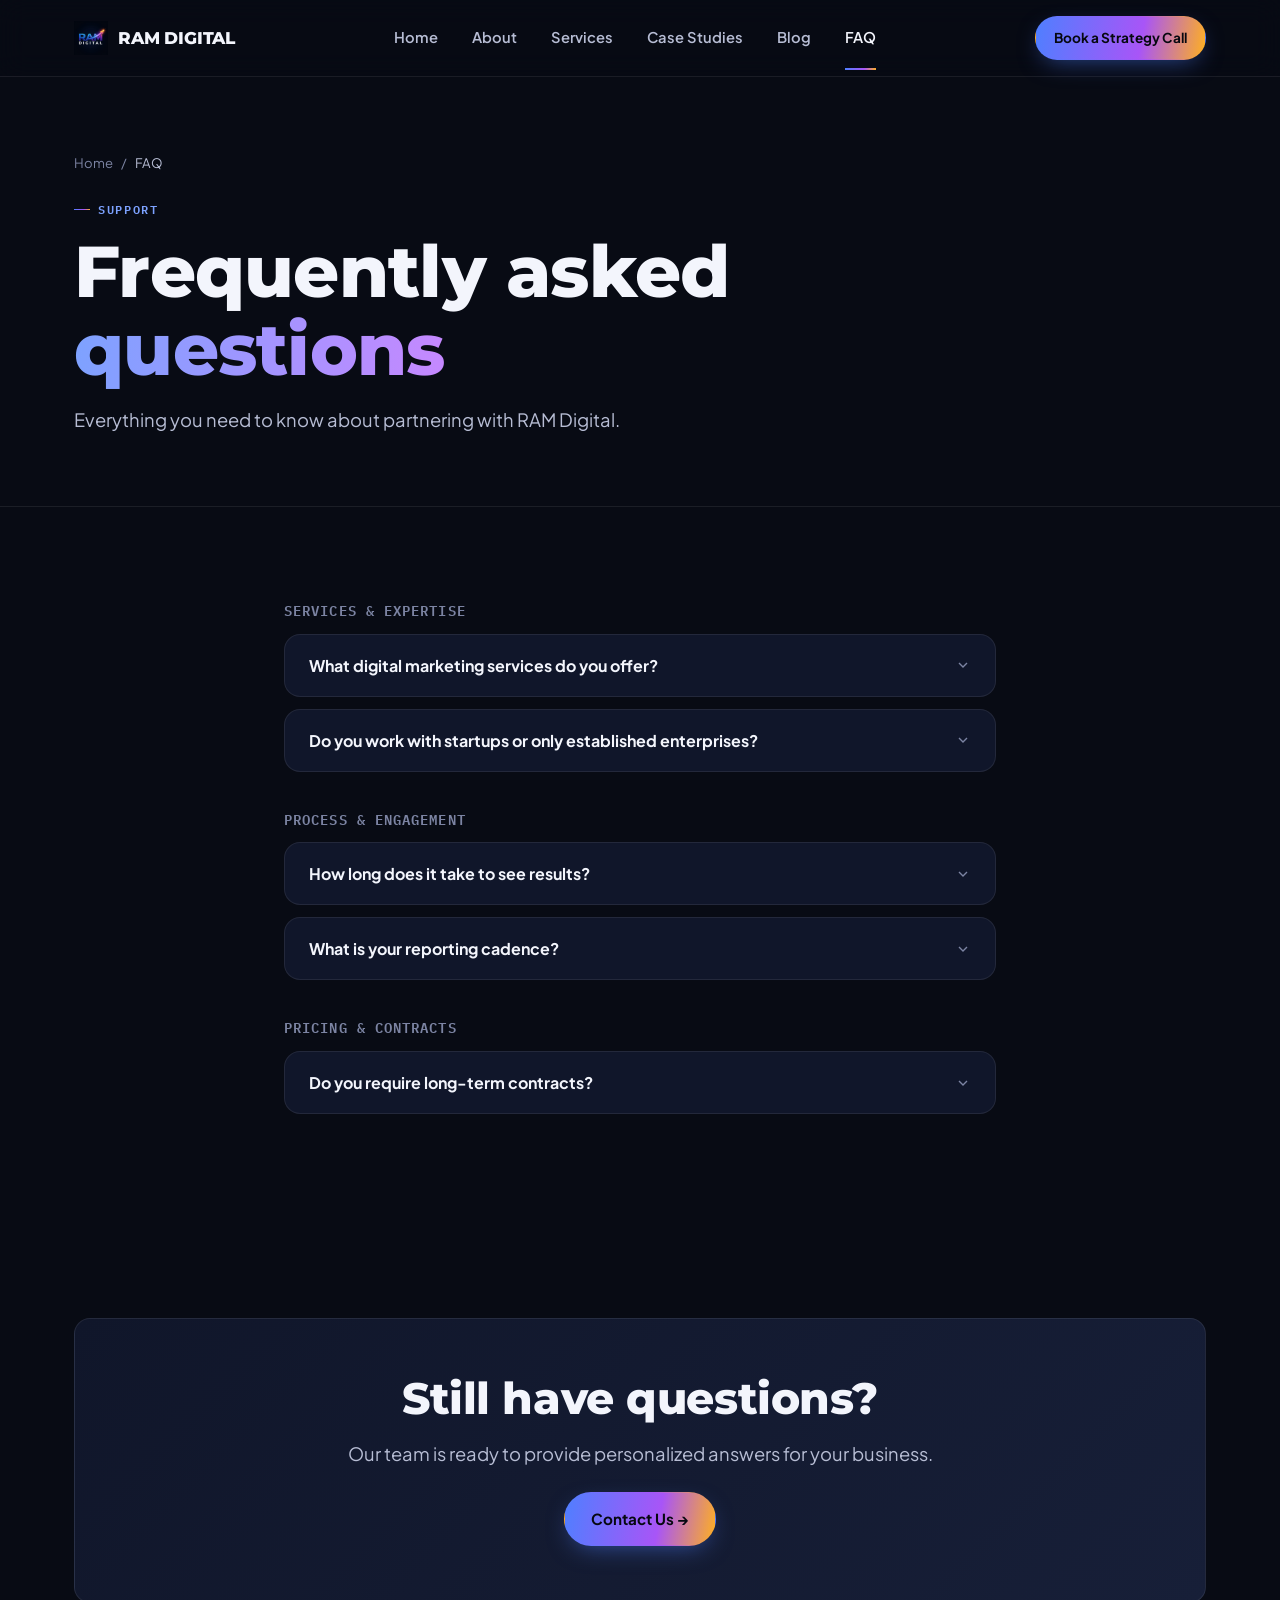
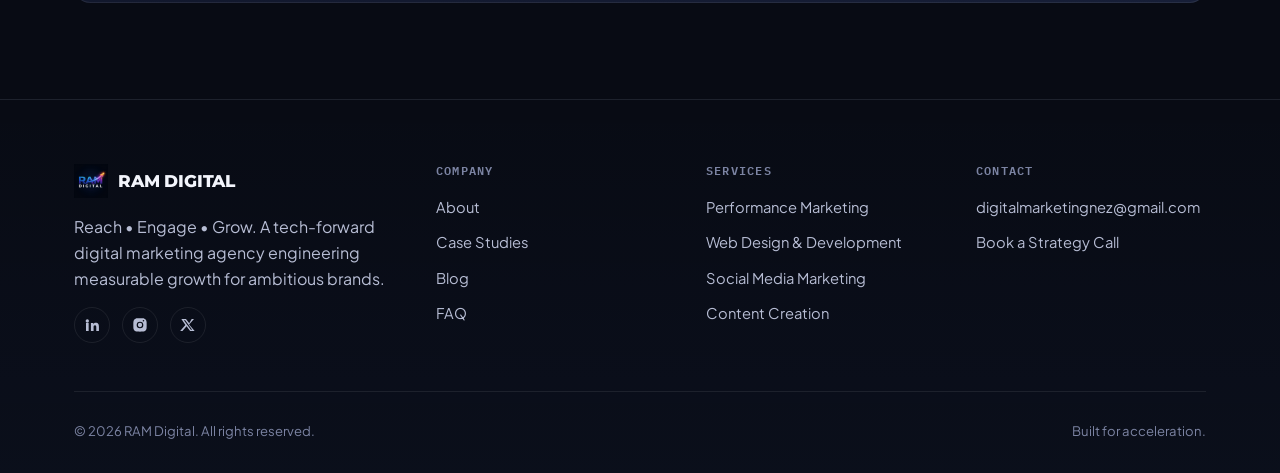
<file: faq.html>
<!DOCTYPE html>
<html lang="en">
<head>
<link rel="canonical" href="https://ramdigital.media/faq.html">
<meta name="robots" content="index, follow">
<meta property="og:title" content="Digital Marketing FAQ | RAM Digital">
<meta property="og:description" content="Find answers to common questions about RAM Digital services, digital marketing strategy, reporting, process and client engagements.">
<meta property="og:url" content="https://ramdigital.media/faq.html">
<meta property="og:type" content="website">
<meta charset="UTF-8">
<meta name="viewport" content="width=device-width, initial-scale=1.0">
<title>Digital Marketing FAQ | RAM Digital</title>
<meta name="description" content="Find answers to common questions about RAM Digital services, digital marketing strategy, reporting, process and client engagements.">
<link rel="icon" type="image/png" sizes="32x32" href="[data-uri]">
<link rel="icon" type="image/png" sizes="16x16" href="[data-uri]">
<link rel="apple-touch-icon" href="[data-uri]">
<link rel="manifest" href="manifest.json">
<meta name="theme-color" content="#080b14">
<style>
/* ==========================================================================
   RAM DIGITAL — Design System
   Palette derived from brand mark: navy field, blue→violet ascent, gold spark
   ========================================================================== */

@import url('https://fonts.googleapis.com/css2?family=Montserrat:wght@700;800;900&family=Plus+Jakarta+Sans:ital,wght@0,400;0,500;0,600;0,700;1,400&family=IBM+Plex+Mono:wght@500;600&display=swap');

:root{
  /* --- Core palette --- */
  --ink:        #080b14;   /* page base */
  --surface:    #10162a;   /* card / raised panel */
  --surface-2:  #171f38;   /* card hover / nested panel */
  --surface-3:  #1e2848;   /* deepest raised, borders context */
  --border:     rgba(255,255,255,0.08);
  --border-hi:  rgba(255,255,255,0.16);

  --blue:       #4f7fff;
  --blue-soft:  #7da2ff;
  --violet:     #a855f7;
  --violet-soft:#c688ff;
  --gold:       #ffb020;
  --gold-soft:  #ffcb66;

  --text-hi:    #f3f5fc;
  --text-mid:   #b7bdd4;
  --text-lo:    #7c84a3;

  --success:    #34d399;

  /* --- Gradients --- */
  --grad-ascent: linear-gradient(100deg, var(--blue) 0%, var(--violet) 62%, var(--gold) 100%);
  --grad-ascent-soft: linear-gradient(100deg, rgba(79,127,255,.16) 0%, rgba(168,85,247,.14) 60%, rgba(255,176,32,.14) 100%);
  --grad-text: linear-gradient(95deg, var(--blue-soft) 0%, var(--violet-soft) 100%);
  --grad-radial-glow: radial-gradient(circle at 50% 0%, rgba(79,127,255,.20), transparent 60%);

  /* --- Type --- */
  --font-display: 'Montserrat', sans-serif;
  --font-body: 'Plus Jakarta Sans', sans-serif;
  --font-mono: 'IBM Plex Mono', monospace;

  /* --- Spacing / layout --- */
  --container: 1180px;
  --gutter: 24px;
  --radius-sm: 10px;
  --radius-md: 16px;
  --radius-lg: 24px;
  --radius-full: 999px;
}

/* ---------- Reset ---------- */
*,*::before,*::after{ box-sizing: border-box; }
html{ scroll-behavior: smooth; }
body{
  margin:0;
  background: var(--ink);
  color: var(--text-hi);
  font-family: var(--font-body);
  font-size: 16px;
  line-height: 1.6;
  -webkit-font-smoothing: antialiased;
}
img{ max-width:100%; display:block; }
a{ color: inherit; text-decoration: none; }
ul{ margin:0; padding:0; list-style:none; }
button{ font-family: inherit; cursor:pointer; }
input,select,textarea{ font-family: inherit; }

:focus-visible{
  outline: 2px solid var(--gold);
  outline-offset: 3px;
  border-radius: 4px;
}

@media (prefers-reduced-motion: reduce){
  *{ animation-duration: .001ms !important; animation-iteration-count: 1 !important; transition-duration: .001ms !important; scroll-behavior:auto !important; }
}

/* ---------- Layout helpers ---------- */
.container{
  width:100%;
  max-width: var(--container);
  margin: 0 auto;
  padding: 0 var(--gutter);
}
.section{ padding: 96px 0; position:relative; }
.section-tight{ padding: 56px 0; }
@media (max-width: 720px){
  .section{ padding: 64px 0; }
}

.eyebrow{
  display:inline-flex;
  align-items:center;
  gap:8px;
  font-family: var(--font-mono);
  font-size: 12px;
  font-weight: 600;
  letter-spacing: .14em;
  text-transform: uppercase;
  color: var(--blue-soft);
}
.eyebrow::before{
  content:"";
  width: 16px; height: 1px;
  background: var(--grad-ascent);
}

h1,h2,h3,h4{
  font-family: var(--font-display);
  font-weight: 800;
  line-height: 1.08;
  letter-spacing: -0.01em;
  margin: 0 0 16px;
  color: var(--text-hi);
}
h1{ font-size: clamp(2.4rem, 4.4vw + 1rem, 4.5rem); }
h2{ font-size: clamp(1.9rem, 2.6vw + 1rem, 2.75rem); }
h3{ font-size: 1.25rem; }
p{ margin: 0 0 16px; color: var(--text-mid); }
.lede{ font-size: 1.15rem; color: var(--text-mid); max-width: 60ch; }

.text-gradient{
  background: var(--grad-text);
  -webkit-background-clip: text;
  background-clip: text;
  color: transparent;
}

/* ---------- Trajectory motif (signature element) ---------- */
/* An ascending gradient line with a glowing terminus — echoes the growth-arrow mark.
   Used as hero backdrop, section divider, and inline data accent. */
.trajectory-divider{
  width:100%;
  height: 48px;
  display:flex;
  align-items:center;
  justify-content:center;
  margin: 8px 0 0;
}
.trajectory-divider svg{ width:100%; max-width: 340px; height:auto; opacity:.9; }

.glow-orb{
  position:absolute;
  border-radius:50%;
  filter: blur(70px);
  pointer-events:none;
  z-index:0;
}

/* ---------- Buttons ---------- */
.btn{
  display:inline-flex;
  align-items:center;
  justify-content:center;
  gap:8px;
  padding: 14px 26px;
  border-radius: var(--radius-full);
  font-weight:700;
  font-size: .95rem;
  border: 1px solid transparent;
  transition: transform .18s ease, box-shadow .18s ease, background .18s ease, border-color .18s ease;
  white-space: nowrap;
}
.btn:active{ transform: scale(.97); }
.btn-primary{
  background: var(--grad-ascent);
  color: #060810;
  box-shadow: 0 8px 24px -8px rgba(79,127,255,.55);
}
.btn-primary:hover{ box-shadow: 0 10px 30px -6px rgba(168,85,247,.6); transform: translateY(-1px); }
.btn-ghost{
  background: rgba(255,255,255,.03);
  border-color: var(--border-hi);
  color: var(--text-hi);
}
.btn-ghost:hover{ background: rgba(255,255,255,.07); border-color: var(--blue-soft); }
.btn-block{ width:100%; }
.btn-sm{ padding: 10px 18px; font-size:.85rem; }
.btn-arrow{ transition: transform .18s ease; }
.btn:hover .btn-arrow{ transform: translateX(3px); }

/* ---------- Header / Nav ---------- */
.site-header{
  position: fixed;
  top:0; left:0; right:0;
  z-index: 100;
  backdrop-filter: blur(14px);
  background: rgba(8,11,20,.72);
  border-bottom: 1px solid var(--border);
}
.nav-row{
  display:flex;
  align-items:center;
  justify-content:space-between;
  height: 76px;
}
.brand{
  display:flex;
  align-items:center;
  gap:10px;
  font-family: var(--font-display);
  font-weight: 800;
  font-size: 1.05rem;
  letter-spacing: -0.01em;
}
.brand img{ height: 34px; width:auto; }

.nav-links{
  display:none;
  align-items:center;
  gap: 34px;
}
.nav-links a{
  font-size:.92rem;
  font-weight:600;
  color: var(--text-mid);
  transition: color .15s ease;
  position:relative;
}
.nav-links a:hover, .nav-links a.active{ color: var(--text-hi); }
.nav-links a.active::after{
  content:"";
  position:absolute;
  left:0; right:0; bottom:-20px;
  height:2px;
  background: var(--grad-ascent);
}
.nav-cta{ display:none; align-items:center; gap:14px; }
.nav-actions{ display:flex; align-items:center; gap:10px; }

.nav-toggle{
  display:flex;
  align-items:center;
  justify-content:center;
  width:42px; height:42px;
  background: rgba(255,255,255,.04);
  border:1px solid var(--border);
  border-radius: 10px;
  color: var(--text-hi);
}

.mobile-menu{
  position:fixed;
  inset: 76px 0 0 0;
  background: var(--ink);
  z-index: 99;
  padding: 28px var(--gutter) 40px;
  display:none;
  flex-direction:column;
  gap: 4px;
  overflow-y:auto;
}
.mobile-menu.open{ display:flex; }
.mobile-menu a{
  padding: 16px 4px;
  border-bottom: 1px solid var(--border);
  font-weight:600;
  font-size:1.05rem;
  color: var(--text-hi);
}
.mobile-menu .btn{ margin-top: 20px; }

@media (min-width: 960px){
  .nav-links{ display:flex; }
  .nav-cta{ display:flex; }
  .nav-toggle{ display:none; }
  .mobile-menu{ display:none !important; }
}

/* ---------- Cards ---------- */
.card{
  background: var(--surface);
  border: 1px solid var(--border);
  border-radius: var(--radius-md);
  padding: 32px;
  transition: border-color .2s ease, transform .2s ease, background .2s ease;
}
.card:hover{ border-color: var(--border-hi); background: var(--surface-2); }
.card-icon{
  width:50px; height:50px;
  border-radius: 14px;
  display:flex; align-items:center; justify-content:center;
  margin-bottom: 20px;
  background: var(--grad-ascent-soft);
  border: 1px solid var(--border-hi);
}
.card-icon svg{ width:24px; height:24px; }

.pill{
  display:inline-flex;
  align-items:center;
  padding: 6px 14px;
  border-radius: var(--radius-full);
  font-size:.78rem;
  font-weight:700;
  background: rgba(255,255,255,.05);
  border: 1px solid var(--border);
  color: var(--text-mid);
}

/* ---------- Stats ---------- */
.stat-row{
  display:grid;
  grid-template-columns: repeat(2,1fr);
  gap: 16px;
}
@media (min-width:720px){ .stat-row{ grid-template-columns: repeat(4,1fr); } }
.stat{
  padding: 20px;
  border-radius: var(--radius-md);
  background: var(--surface);
  border: 1px solid var(--border);
  text-align:center;
}
.stat .num{
  font-family: var(--font-mono);
  font-size: clamp(1.6rem, 2.2vw, 2.2rem);
  font-weight: 600;
  background: var(--grad-text);
  -webkit-background-clip:text;
  background-clip:text;
  color:transparent;
  display:block;
}
.stat .label{ font-size:.8rem; color: var(--text-lo); margin-top:4px; }

/* ---------- Grid utilities ---------- */
.grid{ display:grid; gap: 24px; }
.grid-2{ grid-template-columns: 1fr; }
.grid-3{ grid-template-columns: 1fr; }
.grid-4{ grid-template-columns: repeat(2,1fr); }
@media (min-width: 720px){
  .grid-2{ grid-template-columns: repeat(2,1fr); }
  .grid-3{ grid-template-columns: repeat(3,1fr); }
}
@media (min-width: 960px){
  .grid-4{ grid-template-columns: repeat(4,1fr); }
}

.flex{ display:flex; }
.items-center{ align-items:center; }
.justify-between{ justify-content:space-between; }
.gap-sm{ gap:10px; }
.gap-md{ gap:20px; }
.mt-0{ margin-top:0; }
.text-center{ text-align:center; }
.max-w{ max-width: 640px; margin-left:auto; margin-right:auto; }

/* ---------- Hero ---------- */
.hero{
  padding: 168px 0 96px;
  position:relative;
  overflow:hidden;
}
.hero-grid{
  display:grid;
  gap: 48px;
  align-items:center;
  grid-template-columns: 1fr;
}
@media (min-width: 960px){
  .hero-grid{ grid-template-columns: 1.1fr .9fr; gap: 64px; }
}
.hero-actions{ display:flex; flex-wrap:wrap; gap:14px; margin-top: 8px; }

/* ---------- Forms ---------- */
.field{ margin-bottom: 18px; }
.field label{
  display:block;
  font-size:.82rem;
  font-weight:600;
  color: var(--text-mid);
  margin-bottom: 8px;
}
.field input, .field select, .field textarea{
  width:100%;
  padding: 14px 16px;
  background: var(--surface-2);
  border: 1px solid var(--border);
  border-radius: var(--radius-sm);
  color: var(--text-hi);
  font-size: .95rem;
  transition: border-color .15s ease;
}
.field input:focus, .field select:focus, .field textarea:focus{
  border-color: var(--blue);
  outline:none;
}
.field textarea{ resize: vertical; min-height: 110px; }

/* ---------- FAQ accordion ---------- */
.faq-item{
  border: 1px solid var(--border);
  border-radius: var(--radius-md);
  background: var(--surface);
  margin-bottom: 12px;
  overflow:hidden;
}
.faq-q{
  width:100%;
  display:flex;
  align-items:center;
  justify-content:space-between;
  gap:16px;
  padding: 20px 24px;
  background:none;
  border:none;
  color: var(--text-hi);
  font-weight:700;
  font-size: 1rem;
  text-align:left;
}
.faq-q .chev{ transition: transform .2s ease; flex-shrink:0; color: var(--text-lo); }
.faq-item.open .faq-q .chev{ transform: rotate(180deg); }
.faq-a{
  max-height:0;
  overflow:hidden;
  transition: max-height .25s ease;
  padding: 0 24px;
}
.faq-item.open .faq-a{ padding-bottom: 20px; }

/* ---------- Footer ---------- */
.site-footer{
  border-top: 1px solid var(--border);
  padding: 64px 0 32px;
  background: linear-gradient(180deg, transparent, rgba(79,127,255,.03));
}
.footer-grid{
  display:grid;
  gap: 40px;
  grid-template-columns: 1fr;
  margin-bottom: 48px;
}
@media (min-width: 720px){
  .footer-grid{ grid-template-columns: 1.4fr 1fr 1fr 1fr; }
}
.footer-brand p{ max-width: 32ch; }
.footer-col h4{
  font-family: var(--font-mono);
  font-size:.78rem;
  letter-spacing:.1em;
  text-transform: uppercase;
  color: var(--text-lo);
  font-weight:600;
  margin-bottom: 18px;
}
.footer-col a{
  display:block;
  color: var(--text-mid);
  font-size: .92rem;
  margin-bottom: 12px;
  transition: color .15s ease;
}
.footer-col a:hover{ color: var(--text-hi); }
.footer-bottom{
  display:flex;
  flex-direction:column;
  gap:12px;
  padding-top: 28px;
  border-top: 1px solid var(--border);
  font-size:.82rem;
  color: var(--text-lo);
}
@media (min-width:720px){
  .footer-bottom{ flex-direction:row; justify-content:space-between; }
}
.social-row{ display:flex; gap:12px; }
.social-row a{
  width:36px; height:36px;
  display:flex; align-items:center; justify-content:center;
  border:1px solid var(--border);
  border-radius:50%;
  color: var(--text-mid);
}
.social-row a:hover{ border-color: var(--blue-soft); color: var(--text-hi); }

/* ---------- Breadcrumb / page header ---------- */
.page-header{
  padding: 152px 0 56px;
  border-bottom: 1px solid var(--border);
  position:relative;
  overflow:hidden;
}
.breadcrumb{
  display:flex; align-items:center; gap:8px;
  font-size:.82rem; color: var(--text-lo); margin-bottom: 18px;
}
.breadcrumb a:hover{ color: var(--text-hi); }

/* ---------- Misc components ---------- */
.badge-num{
  font-family: var(--font-mono);
  font-size:.78rem;
  color: var(--gold-soft);
  border: 1px solid var(--border-hi);
  border-radius: var(--radius-full);
  padding: 4px 12px;
  display:inline-block;
  margin-bottom: 14px;
}
.divider{ height:1px; background: var(--border); border:none; margin: 0; }

.quote-card{
  background: var(--surface);
  border: 1px solid var(--border);
  border-radius: var(--radius-lg);
  padding: 32px;
}
.stars{ color: var(--gold); letter-spacing:2px; margin-bottom: 14px; }

.tag-list{ display:flex; flex-wrap:wrap; gap:8px; }

.table-of-timeline{ display:flex; flex-direction:column; gap:0; }
.timeline-step{
  display:grid;
  grid-template-columns: 90px 1fr;
  gap: 20px;
  padding: 28px 0;
  border-top: 1px solid var(--border);
}
.timeline-step:last-child{ border-bottom: 1px solid var(--border); }
.timeline-step .when{
  font-family: var(--font-mono);
  font-size:.82rem;
  color: var(--gold-soft);
  padding-top: 4px;
}

.blog-card img, .case-card img{
  border-radius: var(--radius-md) var(--radius-md) 0 0;
  aspect-ratio: 16/10;
  object-fit: cover;
  width:100%;
}
.blog-card{ padding:0; overflow:hidden; }
.blog-card .body{ padding: 24px; }
.meta-row{ display:flex; gap:14px; align-items:center; font-size:.78rem; color: var(--text-lo); margin-bottom: 12px; font-family: var(--font-mono); }

.avatar-stack{ display:flex; }
.avatar-stack img{
  width:38px; height:38px; border-radius:50%;
  border: 2px solid var(--ink);
  object-fit:cover;
  margin-left:-10px;
}
.avatar-stack img:first-child{ margin-left:0; }

.sr-only{
  position:absolute; width:1px; height:1px; padding:0; margin:-1px;
  overflow:hidden; clip:rect(0,0,0,0); white-space:nowrap; border:0;
}

</style>
</head>
<body>
<header class="site-header">
  <div class="container nav-row">
    <a href="index.html" class="brand">
      <img src="[data-uri]" alt="RAM Digital logo">
      RAM DIGITAL
    </a>
    <nav class="nav-links" aria-label="Primary">
      <a href="index.html">Home</a>
<a href="about.html">About</a>
<a href="services.html">Services</a>
<a href="case-studies.html">Case Studies</a>
<a href="blog.html">Blog</a>
<a href="faq.html" class="active">FAQ</a>
    </nav>
    <div class="nav-actions">
      <div class="nav-cta">
        <a href="book-a-call.html" class="btn btn-primary btn-sm">Book a Strategy Call</a>
      </div>
      <button class="nav-toggle" aria-label="Toggle menu" aria-expanded="false">
        <svg width="20" height="20" viewBox="0 0 24 24" fill="none"><path d="M3 6h18M3 12h18M3 18h18" stroke="currentColor" stroke-width="2" stroke-linecap="round"/></svg>
      </button>
    </div>
  </div>
  <div class="mobile-menu">
    <a href="index.html">Home</a>
<a href="about.html">About</a>
<a href="services.html">Services</a>
<a href="case-studies.html">Case Studies</a>
<a href="blog.html">Blog</a>
<a href="faq.html">FAQ</a>
    <a href="book-a-call.html" class="btn btn-primary">Book a Strategy Call</a>
  </div>
</header>

<main>
  <section class="page-header">
    <div class="container">
      <nav class="breadcrumb"><a href="index.html">Home</a><span>/</span><span style="color:var(--text-mid)">FAQ</span></nav>
      <span class="eyebrow">Support</span>
      <h1 style="margin-top:14px; max-width:16ch;">Frequently asked <span class="text-gradient">questions</span></h1>
      <p class="lede">Everything you need to know about partnering with RAM Digital.</p>
    </div>
  </section>

  <section class="section">
    <div class="container" style="max-width:760px;">
      <h3 style="font-family:var(--font-mono); font-size:.85rem; letter-spacing:.08em; text-transform:uppercase; color:var(--text-lo); font-weight:600;">Services &amp; Expertise</h3>
      <div class="faq-group" style="margin-bottom:40px;">
        <div class="faq-item">
  <button class="faq-q">What digital marketing services do you offer?<svg class="chev" width="16" height="16" viewBox="0 0 24 24" fill="none" stroke="currentColor" stroke-width="2"><path d="M6 9l6 6 6-6"/></svg></button>
  <div class="faq-a"><p style="font-size:.92rem; margin:0 0 16px;">We provide a comprehensive suite of services including Search Engine Optimization (SEO), Pay-Per-Click (PPC) advertising, Social Media Marketing, Content Creation, and Conversion Rate Optimization (CRO).</p></div>
</div>
        <div class="faq-item">
  <button class="faq-q">Do you work with startups or only established enterprises?<svg class="chev" width="16" height="16" viewBox="0 0 24 24" fill="none" stroke="currentColor" stroke-width="2"><path d="M6 9l6 6 6-6"/></svg></button>
  <div class="faq-a"><p style="font-size:.92rem; margin:0 0 16px;">We partner with both ambitious startups looking for rapid growth and established enterprises aiming to scale their digital presence. Our strategies are tailored to your specific business stage and goals.</p></div>
</div>
      </div>

      <h3 style="font-family:var(--font-mono); font-size:.85rem; letter-spacing:.08em; text-transform:uppercase; color:var(--text-lo); font-weight:600;">Process &amp; Engagement</h3>
      <div class="faq-group" style="margin-bottom:40px;">
        <div class="faq-item">
  <button class="faq-q">How long does it take to see results?<svg class="chev" width="16" height="16" viewBox="0 0 24 24" fill="none" stroke="currentColor" stroke-width="2"><path d="M6 9l6 6 6-6"/></svg></button>
  <div class="faq-a"><p style="font-size:.92rem; margin:0 0 16px;">Timelines vary depending on the service. PPC campaigns can show results within weeks, while SEO typically takes 3&ndash;6 months to build significant momentum. We provide realistic projections during our initial consultation.</p></div>
</div>
        <div class="faq-item">
  <button class="faq-q">What is your reporting cadence?<svg class="chev" width="16" height="16" viewBox="0 0 24 24" fill="none" stroke="currentColor" stroke-width="2"><path d="M6 9l6 6 6-6"/></svg></button>
  <div class="faq-a"><p style="font-size:.92rem; margin:0 0 16px;">We believe in complete transparency. You&rsquo;ll receive detailed monthly performance reports, and we schedule quarterly strategic reviews, plus access to a live dashboard for real-time metrics.</p></div>
</div>
      </div>

      <h3 style="font-family:var(--font-mono); font-size:.85rem; letter-spacing:.08em; text-transform:uppercase; color:var(--text-lo); font-weight:600;">Pricing &amp; Contracts</h3>
      <div class="faq-group">
        <div class="faq-item">
  <button class="faq-q">Do you require long-term contracts?<svg class="chev" width="16" height="16" viewBox="0 0 24 24" fill="none" stroke="currentColor" stroke-width="2"><path d="M6 9l6 6 6-6"/></svg></button>
  <div class="faq-a"><p style="font-size:.92rem; margin:0 0 16px;">While we recommend a minimum 6-month engagement to fully realize the impact of our strategies, we offer flexible terms including project-based and rolling month-to-month contracts after an initial commitment period.</p></div>
</div>
      </div>
    </div>
  </section>

  <section class="section text-center">
    <div class="container">
      <div class="card" style="padding:56px 32px; background:linear-gradient(135deg, var(--surface), var(--surface-2));">
        <h2>Still have questions?</h2>
        <p class="lede" style="margin:0 auto 24px;">Our team is ready to provide personalized answers for your business.</p>
        <a href="book-a-call.html" class="btn btn-primary">Contact Us &rarr;</a>
      </div>
    </div>
  </section>
</main>
<footer class="site-footer">
  <div class="container">
    <div class="footer-grid">
      <div class="footer-brand">
        <a href="index.html" class="brand" style="margin-bottom:16px; display:inline-flex;">
          <img src="[data-uri]" alt="RAM Digital logo">
          RAM DIGITAL
        </a>
        <p>Reach &bull; Engage &bull; Grow. A tech-forward digital marketing agency engineering measurable growth for ambitious brands.</p>
        <div class="social-row" aria-label="Social links">
          <a href="#" aria-label="LinkedIn"><svg width="16" height="16" viewBox="0 0 24 24" fill="currentColor"><path d="M4.98 3.5a2.5 2.5 0 11-.02 5 2.5 2.5 0 01.02-5zM3 9h4v12H3V9zm7 0h3.8v1.7h.05c.53-1 1.83-2.05 3.77-2.05 4.03 0 4.78 2.65 4.78 6.1V21h-4v-5.6c0-1.34-.02-3.07-1.87-3.07-1.87 0-2.16 1.46-2.16 2.97V21h-4V9z"/></svg></a>
          <a href="#" aria-label="Instagram"><svg width="16" height="16" viewBox="0 0 24 24" fill="currentColor"><path d="M12 2c2.72 0 3.06.01 4.12.06 1.06.05 1.79.22 2.43.47.66.26 1.21.6 1.76 1.15.5.5.9 1.1 1.15 1.76.25.64.42 1.37.47 2.43.05 1.06.06 1.4.06 4.12s-.01 3.06-.06 4.12c-.05 1.06-.22 1.79-.47 2.43a4.9 4.9 0 01-1.15 1.76 4.9 4.9 0 01-1.76 1.15c-.64.25-1.37.42-2.43.47-1.06.05-1.4.06-4.12.06s-3.06-.01-4.12-.06c-1.06-.05-1.79-.22-2.43-.47a4.9 4.9 0 01-1.76-1.15 4.9 4.9 0 01-1.15-1.76c-.25-.64-.42-1.37-.47-2.43C2.01 15.06 2 14.72 2 12s.01-3.06.06-4.12c.05-1.06.22-1.79.47-2.43.26-.66.6-1.21 1.15-1.76A4.9 4.9 0 015.44 2.53c.64-.25 1.37-.42 2.43-.47C8.94 2.01 9.28 2 12 2zm0 5a5 5 0 100 10 5 5 0 000-10zm0 8.2a3.2 3.2 0 110-6.4 3.2 3.2 0 010 6.4zm5.2-8.4a1.17 1.17 0 100-2.34 1.17 1.17 0 000 2.34z"/></svg></a>
          <a href="#" aria-label="X"><svg width="16" height="16" viewBox="0 0 24 24" fill="currentColor"><path d="M17.53 3H21l-7.36 8.41L22 21h-6.82l-5.34-6.98L3.7 21H.23l7.87-8.98L2 3h6.99l4.83 6.38L17.53 3zm-1.2 16h1.9L7.77 5H5.75l10.58 14z"/></svg></a>
        </div>
      </div>
      <div class="footer-col">
        <h4>Company</h4>
        <a href="about.html">About</a>
        <a href="case-studies.html">Case Studies</a>
        <a href="blog.html">Blog</a>
        <a href="faq.html">FAQ</a>
      </div>
      <div class="footer-col">
        <h4>Services</h4>
        <a href="performance-marketing.html">Performance Marketing</a>
        <a href="web-design-development.html">Web Design &amp; Development</a>
        <a href="social-media-marketing.html">Social Media Marketing</a>
        <a href="content-creation.html">Content Creation</a>
      </div>
      <div class="footer-col">
        <h4>Contact</h4>
        <a href="mailto:digitalmarketingnez@gmail.com">digitalmarketingnez@gmail.com</a>
        <a href="book-a-call.html">Book a Strategy Call</a>
      </div>
    </div>
    <div class="footer-bottom">
      <span>&copy; 2026 RAM Digital. All rights reserved.</span>
      <span>Built for acceleration.</span>
    </div>
  </div>
</footer>
<script>
// RAM Digital — shared interactions
document.addEventListener('DOMContentLoaded', () => {
  // Mobile nav toggle
  const toggle = document.querySelector('.nav-toggle');
  const menu = document.querySelector('.mobile-menu');
  if (toggle && menu) {
    toggle.addEventListener('click', () => {
      const isOpen = menu.classList.toggle('open');
      toggle.setAttribute('aria-expanded', isOpen ? 'true' : 'false');
      document.body.style.overflow = isOpen ? 'hidden' : '';
    });
    menu.querySelectorAll('a').forEach(a => {
      a.addEventListener('click', () => {
        menu.classList.remove('open');
        document.body.style.overflow = '';
      });
    });
  }

  // FAQ accordions
  document.querySelectorAll('.faq-item').forEach(item => {
    const q = item.querySelector('.faq-q');
    const a = item.querySelector('.faq-a');
    if (!q || !a) return;
    a.style.maxHeight = '0px';
    q.addEventListener('click', () => {
      const isOpen = item.classList.contains('open');
      // close siblings within the same faq group
      const group = item.closest('.faq-group');
      if (group) {
        group.querySelectorAll('.faq-item.open').forEach(other => {
          if (other !== item) {
            other.classList.remove('open');
            other.querySelector('.faq-a').style.maxHeight = '0px';
          }
        });
      }
      item.classList.toggle('open', !isOpen);
      a.style.maxHeight = !isOpen ? a.scrollHeight + 'px' : '0px';
    });
  });

  // Contact / lead forms: submit to Netlify Forms via fetch, then show confirmation.
  // Falls back to a visible confirmation even if the network request fails (e.g. running locally,
  // off Netlify, or offline) so the UI never looks broken during local preview.
  function encodeFormData(form) {
    const data = new FormData(form);
    return new URLSearchParams(data).toString();
  }

  document.querySelectorAll('form[data-lead-form]').forEach(form => {
    form.addEventListener('submit', (e) => {
      e.preventDefault();
      const btn = form.querySelector('button[type="submit"]');
      const original = btn ? btn.textContent : '';
      const isNetlifyForm = form.hasAttribute('data-netlify');

      const finish = () => {
        if (btn) { btn.textContent = 'Sent — we\u2019ll be in touch'; btn.disabled = true; }
        setTimeout(() => {
          if (btn) { btn.textContent = original; btn.disabled = false; }
          form.reset();
        }, 3200);
      };

      if (!isNetlifyForm) { finish(); return; }

      if (btn) { btn.textContent = 'Sending…'; btn.disabled = true; }
      fetch('/', {
        method: 'POST',
        headers: { 'Content-Type': 'application/x-www-form-urlencoded' },
        body: encodeFormData(form),
      })
        .then(() => finish())
        .catch(() => finish());
    });
  });

  // Mark active nav link based on current path
  const path = location.pathname.split('/').pop() || 'index.html';
  document.querySelectorAll('.nav-links a, .mobile-menu a').forEach(a => {
    const href = a.getAttribute('href');
    if (href === path || (path === '' && href === 'index.html')) {
      a.classList.add('active');
    }
  });
});

</script>
</body>
</html>
</file>
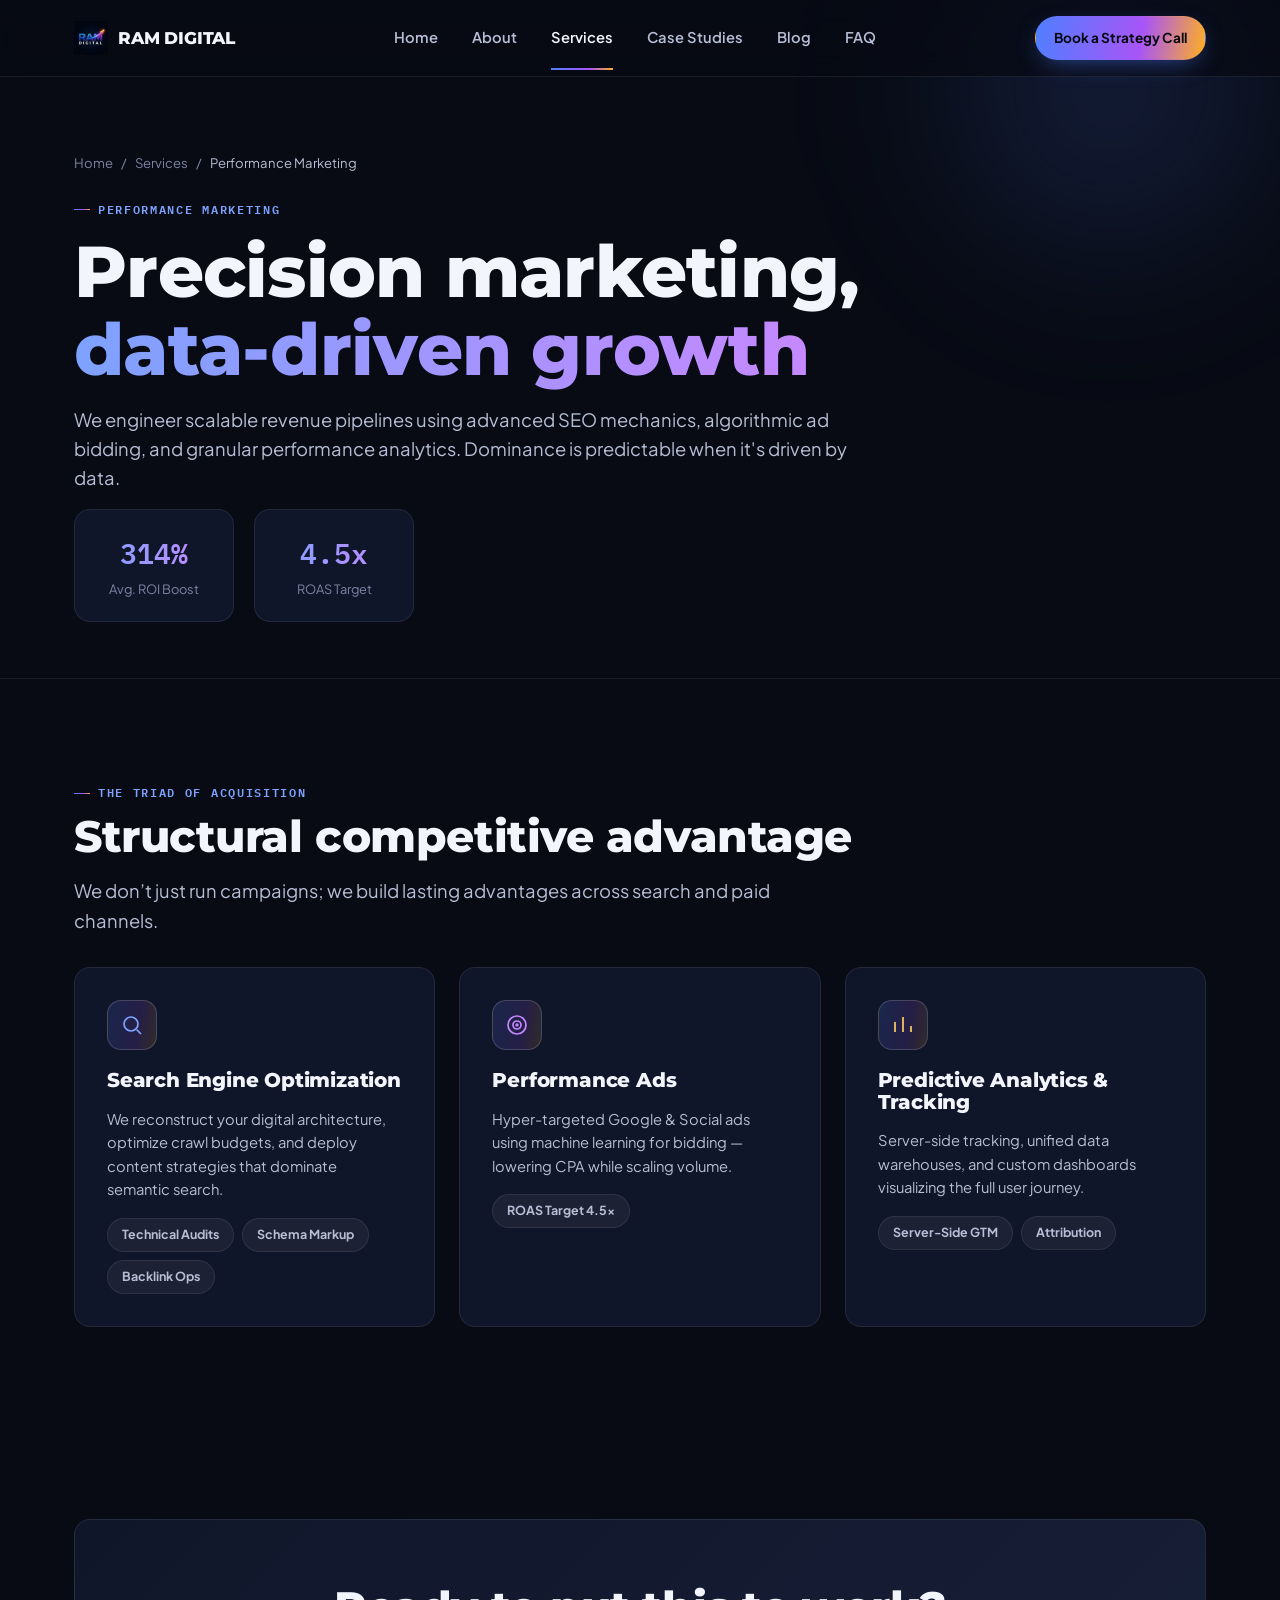
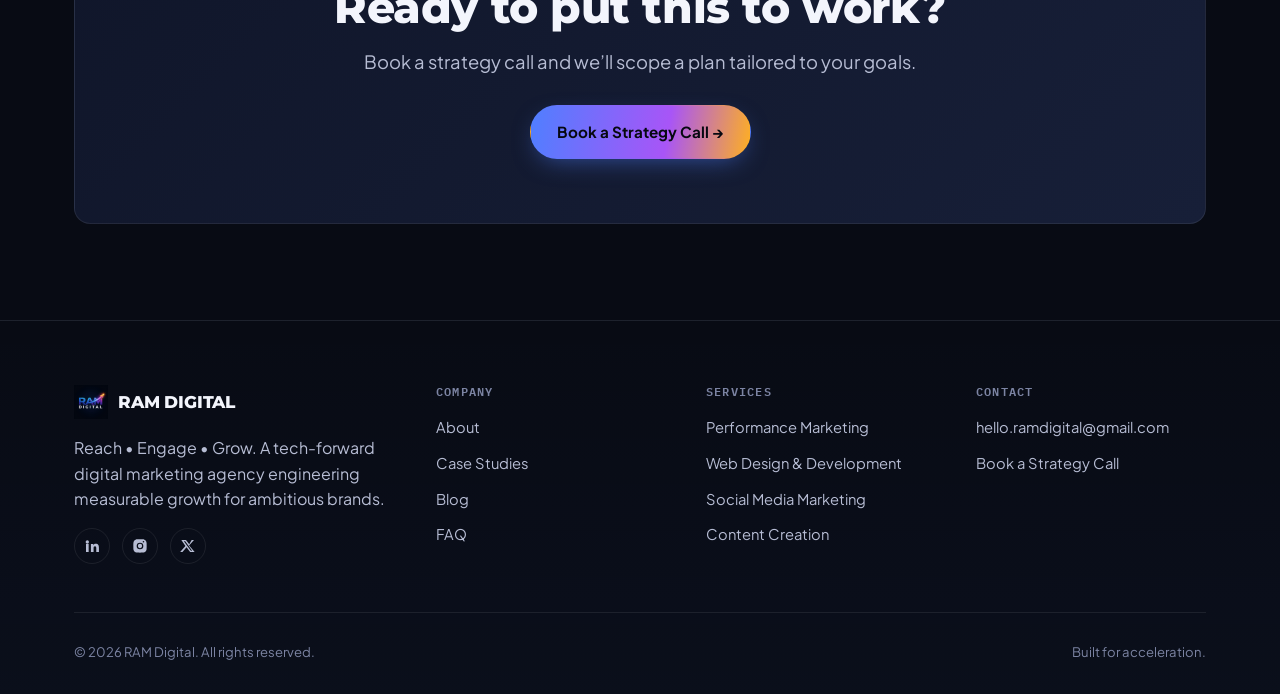
<file: performance-marketing.html>
<!DOCTYPE html>
<html lang="en">
<head>
<link rel="canonical" href="https://ramdigital.media/performance-marketing.html">
<meta name="robots" content="index, follow">
<meta property="og:title" content="Performance Marketing & SEO | RAM Digital">
<meta property="og:description" content="RAM Digital provides performance marketing, SEO, paid media and analytics designed to turn digital investment into measurable business growth.">
<meta property="og:url" content="https://ramdigital.media/performance-marketing.html">
<meta property="og:type" content="website">
<meta name="twitter:card" content="summary">
<meta name="twitter:title" content="Performance Marketing & SEO | RAM Digital">
<meta name="twitter:description" content="RAM Digital provides performance marketing, SEO, paid media and analytics designed to turn digital investment into measurable business growth.">
<script type="application/ld+json">
{
  "@context": "https://schema.org",
  "@type": "Service",
  "name": "Performance Marketing & SEO",
  "serviceType": "Performance Marketing",
  "url": "https://ramdigital.media/performance-marketing.html",
  "provider": {
    "@type": "Organization",
    "name": "RAM Digital",
    "url": "https://ramdigital.media/",
    "email": "hello.ramdigital@gmail.com"
  },
  "description": "Performance marketing, SEO, paid media and analytics designed to turn digital investment into measurable business growth."
}
</script>
<meta charset="UTF-8">
<meta name="viewport" content="width=device-width, initial-scale=1.0">
<title>Performance Marketing & SEO | RAM Digital</title>
<meta name="description" content="RAM Digital provides performance marketing, SEO, paid media and analytics designed to turn digital investment into measurable business growth.">
<link rel="icon" type="image/png" sizes="32x32" href="[data-uri]">
<link rel="icon" type="image/png" sizes="16x16" href="[data-uri]">
<link rel="apple-touch-icon" href="[data-uri]">
<link rel="manifest" href="manifest.json">
<meta name="theme-color" content="#080b14">
<style>
/* ==========================================================================
   RAM DIGITAL — Design System
   Palette derived from brand mark: navy field, blue→violet ascent, gold spark
   ========================================================================== */

@import url('https://fonts.googleapis.com/css2?family=Montserrat:wght@700;800;900&family=Plus+Jakarta+Sans:ital,wght@0,400;0,500;0,600;0,700;1,400&family=IBM+Plex+Mono:wght@500;600&display=swap');

:root{
  /* --- Core palette --- */
  --ink:        #080b14;   /* page base */
  --surface:    #10162a;   /* card / raised panel */
  --surface-2:  #171f38;   /* card hover / nested panel */
  --surface-3:  #1e2848;   /* deepest raised, borders context */
  --border:     rgba(255,255,255,0.08);
  --border-hi:  rgba(255,255,255,0.16);

  --blue:       #4f7fff;
  --blue-soft:  #7da2ff;
  --violet:     #a855f7;
  --violet-soft:#c688ff;
  --gold:       #ffb020;
  --gold-soft:  #ffcb66;

  --text-hi:    #f3f5fc;
  --text-mid:   #b7bdd4;
  --text-lo:    #7c84a3;

  --success:    #34d399;

  /* --- Gradients --- */
  --grad-ascent: linear-gradient(100deg, var(--blue) 0%, var(--violet) 62%, var(--gold) 100%);
  --grad-ascent-soft: linear-gradient(100deg, rgba(79,127,255,.16) 0%, rgba(168,85,247,.14) 60%, rgba(255,176,32,.14) 100%);
  --grad-text: linear-gradient(95deg, var(--blue-soft) 0%, var(--violet-soft) 100%);
  --grad-radial-glow: radial-gradient(circle at 50% 0%, rgba(79,127,255,.20), transparent 60%);

  /* --- Type --- */
  --font-display: 'Montserrat', sans-serif;
  --font-body: 'Plus Jakarta Sans', sans-serif;
  --font-mono: 'IBM Plex Mono', monospace;

  /* --- Spacing / layout --- */
  --container: 1180px;
  --gutter: 24px;
  --radius-sm: 10px;
  --radius-md: 16px;
  --radius-lg: 24px;
  --radius-full: 999px;
}

/* ---------- Reset ---------- */
*,*::before,*::after{ box-sizing: border-box; }
html{ scroll-behavior: smooth; }
body{
  margin:0;
  background: var(--ink);
  color: var(--text-hi);
  font-family: var(--font-body);
  font-size: 16px;
  line-height: 1.6;
  -webkit-font-smoothing: antialiased;
}
img{ max-width:100%; display:block; }
a{ color: inherit; text-decoration: none; }
ul{ margin:0; padding:0; list-style:none; }
button{ font-family: inherit; cursor:pointer; }
input,select,textarea{ font-family: inherit; }

:focus-visible{
  outline: 2px solid var(--gold);
  outline-offset: 3px;
  border-radius: 4px;
}

@media (prefers-reduced-motion: reduce){
  *{ animation-duration: .001ms !important; animation-iteration-count: 1 !important; transition-duration: .001ms !important; scroll-behavior:auto !important; }
}

/* ---------- Layout helpers ---------- */
.container{
  width:100%;
  max-width: var(--container);
  margin: 0 auto;
  padding: 0 var(--gutter);
}
.section{ padding: 96px 0; position:relative; }
.section-tight{ padding: 56px 0; }
@media (max-width: 720px){
  .section{ padding: 64px 0; }
}

.eyebrow{
  display:inline-flex;
  align-items:center;
  gap:8px;
  font-family: var(--font-mono);
  font-size: 12px;
  font-weight: 600;
  letter-spacing: .14em;
  text-transform: uppercase;
  color: var(--blue-soft);
}
.eyebrow::before{
  content:"";
  width: 16px; height: 1px;
  background: var(--grad-ascent);
}

h1,h2,h3,h4{
  font-family: var(--font-display);
  font-weight: 800;
  line-height: 1.08;
  letter-spacing: -0.01em;
  margin: 0 0 16px;
  color: var(--text-hi);
}
h1{ font-size: clamp(2.4rem, 4.4vw + 1rem, 4.5rem); }
h2{ font-size: clamp(1.9rem, 2.6vw + 1rem, 2.75rem); }
h3{ font-size: 1.25rem; }
p{ margin: 0 0 16px; color: var(--text-mid); }
.lede{ font-size: 1.15rem; color: var(--text-mid); max-width: 60ch; }

.text-gradient{
  background: var(--grad-text);
  -webkit-background-clip: text;
  background-clip: text;
  color: transparent;
}

/* ---------- Trajectory motif (signature element) ---------- */
/* An ascending gradient line with a glowing terminus — echoes the growth-arrow mark.
   Used as hero backdrop, section divider, and inline data accent. */
.trajectory-divider{
  width:100%;
  height: 48px;
  display:flex;
  align-items:center;
  justify-content:center;
  margin: 8px 0 0;
}
.trajectory-divider svg{ width:100%; max-width: 340px; height:auto; opacity:.9; }

.glow-orb{
  position:absolute;
  border-radius:50%;
  filter: blur(70px);
  pointer-events:none;
  z-index:0;
}

/* ---------- Buttons ---------- */
.btn{
  display:inline-flex;
  align-items:center;
  justify-content:center;
  gap:8px;
  padding: 14px 26px;
  border-radius: var(--radius-full);
  font-weight:700;
  font-size: .95rem;
  border: 1px solid transparent;
  transition: transform .18s ease, box-shadow .18s ease, background .18s ease, border-color .18s ease;
  white-space: nowrap;
}
.btn:active{ transform: scale(.97); }
.btn-primary{
  background: var(--grad-ascent);
  color: #060810;
  box-shadow: 0 8px 24px -8px rgba(79,127,255,.55);
}
.btn-primary:hover{ box-shadow: 0 10px 30px -6px rgba(168,85,247,.6); transform: translateY(-1px); }
.btn-ghost{
  background: rgba(255,255,255,.03);
  border-color: var(--border-hi);
  color: var(--text-hi);
}
.btn-ghost:hover{ background: rgba(255,255,255,.07); border-color: var(--blue-soft); }
.btn-block{ width:100%; }
.btn-sm{ padding: 10px 18px; font-size:.85rem; }
.btn-arrow{ transition: transform .18s ease; }
.btn:hover .btn-arrow{ transform: translateX(3px); }

/* ---------- Header / Nav ---------- */
.site-header{
  position: fixed;
  top:0; left:0; right:0;
  z-index: 100;
  backdrop-filter: blur(14px);
  background: rgba(8,11,20,.72);
  border-bottom: 1px solid var(--border);
}
.nav-row{
  display:flex;
  align-items:center;
  justify-content:space-between;
  height: 76px;
}
.brand{
  display:flex;
  align-items:center;
  gap:10px;
  font-family: var(--font-display);
  font-weight: 800;
  font-size: 1.05rem;
  letter-spacing: -0.01em;
}
.brand img{ height: 34px; width:auto; }

.nav-links{
  display:none;
  align-items:center;
  gap: 34px;
}
.nav-links a{
  font-size:.92rem;
  font-weight:600;
  color: var(--text-mid);
  transition: color .15s ease;
  position:relative;
}
.nav-links a:hover, .nav-links a.active{ color: var(--text-hi); }
.nav-links a.active::after{
  content:"";
  position:absolute;
  left:0; right:0; bottom:-20px;
  height:2px;
  background: var(--grad-ascent);
}
.nav-cta{ display:none; align-items:center; gap:14px; }
.nav-actions{ display:flex; align-items:center; gap:10px; }

.nav-toggle{
  display:flex;
  align-items:center;
  justify-content:center;
  width:42px; height:42px;
  background: rgba(255,255,255,.04);
  border:1px solid var(--border);
  border-radius: 10px;
  color: var(--text-hi);
}

.mobile-menu{
  position:fixed;
  inset: 76px 0 0 0;
  background: var(--ink);
  z-index: 99;
  padding: 28px var(--gutter) 40px;
  display:none;
  flex-direction:column;
  gap: 4px;
  overflow-y:auto;
}
.mobile-menu.open{ display:flex; }
.mobile-menu a{
  padding: 16px 4px;
  border-bottom: 1px solid var(--border);
  font-weight:600;
  font-size:1.05rem;
  color: var(--text-hi);
}
.mobile-menu .btn{ margin-top: 20px; }

@media (min-width: 960px){
  .nav-links{ display:flex; }
  .nav-cta{ display:flex; }
  .nav-toggle{ display:none; }
  .mobile-menu{ display:none !important; }
}

/* ---------- Cards ---------- */
.card{
  background: var(--surface);
  border: 1px solid var(--border);
  border-radius: var(--radius-md);
  padding: 32px;
  transition: border-color .2s ease, transform .2s ease, background .2s ease;
}
.card:hover{ border-color: var(--border-hi); background: var(--surface-2); }
.card-icon{
  width:50px; height:50px;
  border-radius: 14px;
  display:flex; align-items:center; justify-content:center;
  margin-bottom: 20px;
  background: var(--grad-ascent-soft);
  border: 1px solid var(--border-hi);
}
.card-icon svg{ width:24px; height:24px; }

.pill{
  display:inline-flex;
  align-items:center;
  padding: 6px 14px;
  border-radius: var(--radius-full);
  font-size:.78rem;
  font-weight:700;
  background: rgba(255,255,255,.05);
  border: 1px solid var(--border);
  color: var(--text-mid);
}

/* ---------- Stats ---------- */
.stat-row{
  display:grid;
  grid-template-columns: repeat(2,1fr);
  gap: 16px;
}
@media (min-width:720px){ .stat-row{ grid-template-columns: repeat(4,1fr); } }
.stat{
  padding: 20px;
  border-radius: var(--radius-md);
  background: var(--surface);
  border: 1px solid var(--border);
  text-align:center;
}
.stat .num{
  font-family: var(--font-mono);
  font-size: clamp(1.6rem, 2.2vw, 2.2rem);
  font-weight: 600;
  background: var(--grad-text);
  -webkit-background-clip:text;
  background-clip:text;
  color:transparent;
  display:block;
}
.stat .label{ font-size:.8rem; color: var(--text-lo); margin-top:4px; }

/* ---------- Grid utilities ---------- */
.grid{ display:grid; gap: 24px; }
.grid-2{ grid-template-columns: 1fr; }
.grid-3{ grid-template-columns: 1fr; }
.grid-4{ grid-template-columns: repeat(2,1fr); }
@media (min-width: 720px){
  .grid-2{ grid-template-columns: repeat(2,1fr); }
  .grid-3{ grid-template-columns: repeat(3,1fr); }
}
@media (min-width: 960px){
  .grid-4{ grid-template-columns: repeat(4,1fr); }
}

.flex{ display:flex; }
.items-center{ align-items:center; }
.justify-between{ justify-content:space-between; }
.gap-sm{ gap:10px; }
.gap-md{ gap:20px; }
.mt-0{ margin-top:0; }
.text-center{ text-align:center; }
.max-w{ max-width: 640px; margin-left:auto; margin-right:auto; }

/* ---------- Hero ---------- */
.hero{
  padding: 168px 0 96px;
  position:relative;
  overflow:hidden;
}
.hero-grid{
  display:grid;
  gap: 48px;
  align-items:center;
  grid-template-columns: 1fr;
}
@media (min-width: 960px){
  .hero-grid{ grid-template-columns: 1.1fr .9fr; gap: 64px; }
}
.hero-actions{ display:flex; flex-wrap:wrap; gap:14px; margin-top: 8px; }

/* ---------- Forms ---------- */
.field{ margin-bottom: 18px; }
.field label{
  display:block;
  font-size:.82rem;
  font-weight:600;
  color: var(--text-mid);
  margin-bottom: 8px;
}
.field input, .field select, .field textarea{
  width:100%;
  padding: 14px 16px;
  background: var(--surface-2);
  border: 1px solid var(--border);
  border-radius: var(--radius-sm);
  color: var(--text-hi);
  font-size: .95rem;
  transition: border-color .15s ease;
}
.field input:focus, .field select:focus, .field textarea:focus{
  border-color: var(--blue);
  outline:none;
}
.field textarea{ resize: vertical; min-height: 110px; }

/* ---------- FAQ accordion ---------- */
.faq-item{
  border: 1px solid var(--border);
  border-radius: var(--radius-md);
  background: var(--surface);
  margin-bottom: 12px;
  overflow:hidden;
}
.faq-q{
  width:100%;
  display:flex;
  align-items:center;
  justify-content:space-between;
  gap:16px;
  padding: 20px 24px;
  background:none;
  border:none;
  color: var(--text-hi);
  font-weight:700;
  font-size: 1rem;
  text-align:left;
}
.faq-q .chev{ transition: transform .2s ease; flex-shrink:0; color: var(--text-lo); }
.faq-item.open .faq-q .chev{ transform: rotate(180deg); }
.faq-a{
  max-height:0;
  overflow:hidden;
  transition: max-height .25s ease;
  padding: 0 24px;
}
.faq-item.open .faq-a{ padding-bottom: 20px; }

/* ---------- Footer ---------- */
.site-footer{
  border-top: 1px solid var(--border);
  padding: 64px 0 32px;
  background: linear-gradient(180deg, transparent, rgba(79,127,255,.03));
}
.footer-grid{
  display:grid;
  gap: 40px;
  grid-template-columns: 1fr;
  margin-bottom: 48px;
}
@media (min-width: 720px){
  .footer-grid{ grid-template-columns: 1.4fr 1fr 1fr 1fr; }
}
.footer-brand p{ max-width: 32ch; }
.footer-col h4{
  font-family: var(--font-mono);
  font-size:.78rem;
  letter-spacing:.1em;
  text-transform: uppercase;
  color: var(--text-lo);
  font-weight:600;
  margin-bottom: 18px;
}
.footer-col a{
  display:block;
  color: var(--text-mid);
  font-size: .92rem;
  margin-bottom: 12px;
  transition: color .15s ease;
}
.footer-col a:hover{ color: var(--text-hi); }
.footer-bottom{
  display:flex;
  flex-direction:column;
  gap:12px;
  padding-top: 28px;
  border-top: 1px solid var(--border);
  font-size:.82rem;
  color: var(--text-lo);
}
@media (min-width:720px){
  .footer-bottom{ flex-direction:row; justify-content:space-between; }
}
.social-row{ display:flex; gap:12px; }
.social-row a{
  width:36px; height:36px;
  display:flex; align-items:center; justify-content:center;
  border:1px solid var(--border);
  border-radius:50%;
  color: var(--text-mid);
}
.social-row a:hover{ border-color: var(--blue-soft); color: var(--text-hi); }

/* ---------- Breadcrumb / page header ---------- */
.page-header{
  padding: 152px 0 56px;
  border-bottom: 1px solid var(--border);
  position:relative;
  overflow:hidden;
}
.breadcrumb{
  display:flex; align-items:center; gap:8px;
  font-size:.82rem; color: var(--text-lo); margin-bottom: 18px;
}
.breadcrumb a:hover{ color: var(--text-hi); }

/* ---------- Misc components ---------- */
.badge-num{
  font-family: var(--font-mono);
  font-size:.78rem;
  color: var(--gold-soft);
  border: 1px solid var(--border-hi);
  border-radius: var(--radius-full);
  padding: 4px 12px;
  display:inline-block;
  margin-bottom: 14px;
}
.divider{ height:1px; background: var(--border); border:none; margin: 0; }

.quote-card{
  background: var(--surface);
  border: 1px solid var(--border);
  border-radius: var(--radius-lg);
  padding: 32px;
}
.stars{ color: var(--gold); letter-spacing:2px; margin-bottom: 14px; }

.tag-list{ display:flex; flex-wrap:wrap; gap:8px; }

.table-of-timeline{ display:flex; flex-direction:column; gap:0; }
.timeline-step{
  display:grid;
  grid-template-columns: 90px 1fr;
  gap: 20px;
  padding: 28px 0;
  border-top: 1px solid var(--border);
}
.timeline-step:last-child{ border-bottom: 1px solid var(--border); }
.timeline-step .when{
  font-family: var(--font-mono);
  font-size:.82rem;
  color: var(--gold-soft);
  padding-top: 4px;
}

.blog-card img, .case-card img{
  border-radius: var(--radius-md) var(--radius-md) 0 0;
  aspect-ratio: 16/10;
  object-fit: cover;
  width:100%;
}
.blog-card{ padding:0; overflow:hidden; }
.blog-card .body{ padding: 24px; }
.meta-row{ display:flex; gap:14px; align-items:center; font-size:.78rem; color: var(--text-lo); margin-bottom: 12px; font-family: var(--font-mono); }

.avatar-stack{ display:flex; }
.avatar-stack img{
  width:38px; height:38px; border-radius:50%;
  border: 2px solid var(--ink);
  object-fit:cover;
  margin-left:-10px;
}
.avatar-stack img:first-child{ margin-left:0; }

.sr-only{
  position:absolute; width:1px; height:1px; padding:0; margin:-1px;
  overflow:hidden; clip:rect(0,0,0,0); white-space:nowrap; border:0;
}

</style>
</head>
<body>
<header class="site-header">
  <div class="container nav-row">
    <a href="index.html" class="brand">
      <img src="[data-uri]" alt="RAM Digital logo">
      RAM DIGITAL
    </a>
    <nav class="nav-links" aria-label="Primary">
      <a href="index.html">Home</a>
<a href="about.html">About</a>
<a href="services.html" class="active">Services</a>
<a href="case-studies.html">Case Studies</a>
<a href="blog.html">Blog</a>
<a href="faq.html">FAQ</a>
    </nav>
    <div class="nav-actions">
      <div class="nav-cta">
        <a href="book-a-call.html" class="btn btn-primary btn-sm">Book a Strategy Call</a>
      </div>
      <button class="nav-toggle" aria-label="Toggle menu" aria-expanded="false">
        <svg width="20" height="20" viewBox="0 0 24 24" fill="none"><path d="M3 6h18M3 12h18M3 18h18" stroke="currentColor" stroke-width="2" stroke-linecap="round"/></svg>
      </button>
    </div>
  </div>
  <div class="mobile-menu">
    <a href="index.html">Home</a>
<a href="about.html">About</a>
<a href="services.html">Services</a>
<a href="case-studies.html">Case Studies</a>
<a href="blog.html">Blog</a>
<a href="faq.html">FAQ</a>
    <a href="book-a-call.html" class="btn btn-primary">Book a Strategy Call</a>
  </div>
</header>
<main>
  <section class="page-header">
    <div class="glow-orb" style="width:460px;height:460px;background:radial-gradient(circle,#4f7fff33,transparent 70%);top:-140px;right:-60px;"></div>
    <div class="container">
      <nav class="breadcrumb"><a href="index.html">Home</a><span>/</span><a href="services.html">Services</a><span>/</span><span style="color:var(--text-mid)">Performance Marketing</span></nav>
      <span class="eyebrow">Performance Marketing</span>
      <h1 style="margin-top:14px; max-width:20ch;">Precision marketing, <span class="text-gradient">data-driven growth</span></h1>
      <p class="lede">We engineer scalable revenue pipelines using advanced SEO mechanics, algorithmic ad bidding, and granular performance analytics. Dominance is predictable when it's driven by data.</p>
      <div class="flex gap-md" style="margin-top:8px; flex-wrap:wrap;">
        <div class="stat" style="min-width:160px;"><span class="num">314%</span><span class="label">Avg. ROI Boost</span></div>
        <div class="stat" style="min-width:160px;"><span class="num">4.5x</span><span class="label">ROAS Target</span></div>
      </div>
    </div>
  </section>

  <section class="section">
    <div class="container">
      <span class="eyebrow">The Triad of Acquisition</span>
      <h2 style="margin-top:10px;">Structural competitive advantage</h2>
      <p class="lede">We don&rsquo;t just run campaigns; we build lasting advantages across search and paid channels.</p>
      <div class="grid grid-3" style="margin-top:32px;">
        <div class="card">
          <div class="card-icon"><svg viewBox="0 0 24 24" fill="none" stroke="#7da2ff" stroke-width="1.7"><circle cx="11" cy="11" r="7"/><path d="M21 21l-4.3-4.3"/></svg></div>
          <h3>Search Engine Optimization</h3>
          <p style="font-size:.92rem;">We reconstruct your digital architecture, optimize crawl budgets, and deploy content strategies that dominate semantic search.</p>
          <div class="tag-list" style="margin-top:12px;"><span class="pill">Technical Audits</span><span class="pill">Schema Markup</span><span class="pill">Backlink Ops</span></div>
        </div>
        <div class="card">
          <div class="card-icon"><svg viewBox="0 0 24 24" fill="none" stroke="#c688ff" stroke-width="1.7"><circle cx="12" cy="12" r="9"/><circle cx="12" cy="12" r="4"/><circle cx="12" cy="12" r=".8" fill="#c688ff"/></svg></div>
          <h3>Performance Ads</h3>
          <p style="font-size:.92rem;">Hyper-targeted Google &amp; Social ads using machine learning for bidding &mdash; lowering CPA while scaling volume.</p>
          <div class="tag-list" style="margin-top:12px;"><span class="pill">ROAS Target 4.5x</span></div>
        </div>
        <div class="card">
          <div class="card-icon"><svg viewBox="0 0 24 24" fill="none" stroke="#ffcb66" stroke-width="1.7"><path d="M4 19V9M12 19V4M20 19v-6"/></svg></div>
          <h3>Predictive Analytics &amp; Tracking</h3>
          <p style="font-size:.92rem;">Server-side tracking, unified data warehouses, and custom dashboards visualizing the full user journey.</p>
          <div class="tag-list" style="margin-top:12px;"><span class="pill">Server-Side GTM</span><span class="pill">Attribution</span></div>
        </div>
      </div>
    </div>
  </section>

  <section class="section text-center">
    <div class="container">
      <div class="card" style="padding:64px 32px; background:linear-gradient(135deg, var(--surface), var(--surface-2));">
        <h2>Ready to put this to work?</h2>
        <p class="lede" style="margin:0 auto 28px;">Book a strategy call and we&rsquo;ll scope a plan tailored to your goals.</p>
        <a href="book-a-call.html" class="btn btn-primary">Book a Strategy Call &rarr;</a>
      </div>
    </div>
  </section>
</main><footer class="site-footer">
  <div class="container">
    <div class="footer-grid">
      <div class="footer-brand">
        <a href="index.html" class="brand" style="margin-bottom:16px; display:inline-flex;">
          <img src="[data-uri]" alt="RAM Digital logo">
          RAM DIGITAL
        </a>
        <p>Reach &bull; Engage &bull; Grow. A tech-forward digital marketing agency engineering measurable growth for ambitious brands.</p>
        <div class="social-row" aria-label="Social links">
          <a href="#" aria-label="LinkedIn"><svg width="16" height="16" viewBox="0 0 24 24" fill="currentColor"><path d="M4.98 3.5a2.5 2.5 0 11-.02 5 2.5 2.5 0 01.02-5zM3 9h4v12H3V9zm7 0h3.8v1.7h.05c.53-1 1.83-2.05 3.77-2.05 4.03 0 4.78 2.65 4.78 6.1V21h-4v-5.6c0-1.34-.02-3.07-1.87-3.07-1.87 0-2.16 1.46-2.16 2.97V21h-4V9z"/></svg></a>
          <a href="#" aria-label="Instagram"><svg width="16" height="16" viewBox="0 0 24 24" fill="currentColor"><path d="M12 2c2.72 0 3.06.01 4.12.06 1.06.05 1.79.22 2.43.47.66.26 1.21.6 1.76 1.15.5.5.9 1.1 1.15 1.76.25.64.42 1.37.47 2.43.05 1.06.06 1.4.06 4.12s-.01 3.06-.06 4.12c-.05 1.06-.22 1.79-.47 2.43a4.9 4.9 0 01-1.15 1.76 4.9 4.9 0 01-1.76 1.15c-.64.25-1.37.42-2.43.47-1.06.05-1.4.06-4.12.06s-3.06-.01-4.12-.06c-1.06-.05-1.79-.22-2.43-.47a4.9 4.9 0 01-1.76-1.15 4.9 4.9 0 01-1.15-1.76c-.25-.64-.42-1.37-.47-2.43C2.01 15.06 2 14.72 2 12s.01-3.06.06-4.12c.05-1.06.22-1.79.47-2.43.26-.66.6-1.21 1.15-1.76A4.9 4.9 0 015.44 2.53c.64-.25 1.37-.42 2.43-.47C8.94 2.01 9.28 2 12 2zm0 5a5 5 0 100 10 5 5 0 000-10zm0 8.2a3.2 3.2 0 110-6.4 3.2 3.2 0 010 6.4zm5.2-8.4a1.17 1.17 0 100-2.34 1.17 1.17 0 000 2.34z"/></svg></a>
          <a href="#" aria-label="X"><svg width="16" height="16" viewBox="0 0 24 24" fill="currentColor"><path d="M17.53 3H21l-7.36 8.41L22 21h-6.82l-5.34-6.98L3.7 21H.23l7.87-8.98L2 3h6.99l4.83 6.38L17.53 3zm-1.2 16h1.9L7.77 5H5.75l10.58 14z"/></svg></a>
        </div>
      </div>
      <div class="footer-col">
        <h4>Company</h4>
        <a href="about.html">About</a>
        <a href="case-studies.html">Case Studies</a>
        <a href="blog.html">Blog</a>
        <a href="faq.html">FAQ</a>
      </div>
      <div class="footer-col">
        <h4>Services</h4>
        <a href="performance-marketing.html">Performance Marketing</a>
        <a href="web-design-development.html">Web Design &amp; Development</a>
        <a href="social-media-marketing.html">Social Media Marketing</a>
        <a href="content-creation.html">Content Creation</a>
      </div>
      <div class="footer-col">
        <h4>Contact</h4>
        <a href="mailto:hello.ramdigital@gmail.com">hello.ramdigital@gmail.com</a>
        <a href="book-a-call.html">Book a Strategy Call</a>
      </div>
    </div>
    <div class="footer-bottom">
      <span>&copy; 2026 RAM Digital. All rights reserved.</span>
      <span>Built for acceleration.</span>
    </div>
  </div>
</footer>
<script>
// RAM Digital — shared interactions
document.addEventListener('DOMContentLoaded', () => {
  // Mobile nav toggle
  const toggle = document.querySelector('.nav-toggle');
  const menu = document.querySelector('.mobile-menu');
  if (toggle && menu) {
    toggle.addEventListener('click', () => {
      const isOpen = menu.classList.toggle('open');
      toggle.setAttribute('aria-expanded', isOpen ? 'true' : 'false');
      document.body.style.overflow = isOpen ? 'hidden' : '';
    });
    menu.querySelectorAll('a').forEach(a => {
      a.addEventListener('click', () => {
        menu.classList.remove('open');
        document.body.style.overflow = '';
      });
    });
  }

  // FAQ accordions
  document.querySelectorAll('.faq-item').forEach(item => {
    const q = item.querySelector('.faq-q');
    const a = item.querySelector('.faq-a');
    if (!q || !a) return;
    a.style.maxHeight = '0px';
    q.addEventListener('click', () => {
      const isOpen = item.classList.contains('open');
      // close siblings within the same faq group
      const group = item.closest('.faq-group');
      if (group) {
        group.querySelectorAll('.faq-item.open').forEach(other => {
          if (other !== item) {
            other.classList.remove('open');
            other.querySelector('.faq-a').style.maxHeight = '0px';
          }
        });
      }
      item.classList.toggle('open', !isOpen);
      a.style.maxHeight = !isOpen ? a.scrollHeight + 'px' : '0px';
    });
  });

  // Contact / lead forms: submit to Netlify Forms via fetch, then show confirmation.
  // Falls back to a visible confirmation even if the network request fails (e.g. running locally,
  // off Netlify, or offline) so the UI never looks broken during local preview.
  function encodeFormData(form) {
    const data = new FormData(form);
    return new URLSearchParams(data).toString();
  }

  document.querySelectorAll('form[data-lead-form]').forEach(form => {
    form.addEventListener('submit', (e) => {
      e.preventDefault();
      const btn = form.querySelector('button[type="submit"]');
      const original = btn ? btn.textContent : '';
      const isNetlifyForm = form.hasAttribute('data-netlify');

      const finish = () => {
        if (btn) { btn.textContent = 'Sent — we\u2019ll be in touch'; btn.disabled = true; }
        setTimeout(() => {
          if (btn) { btn.textContent = original; btn.disabled = false; }
          form.reset();
        }, 3200);
      };

      if (!isNetlifyForm) { finish(); return; }

      if (btn) { btn.textContent = 'Sending…'; btn.disabled = true; }
      fetch('/', {
        method: 'POST',
        headers: { 'Content-Type': 'application/x-www-form-urlencoded' },
        body: encodeFormData(form),
      })
        .then(() => finish())
        .catch(() => finish());
    });
  });

  // Mark active nav link based on current path
  const path = location.pathname.split('/').pop() || 'index.html';
  document.querySelectorAll('.nav-links a, .mobile-menu a').forEach(a => {
    const href = a.getAttribute('href');
    if (href === path || (path === '' && href === 'index.html')) {
      a.classList.add('active');
    }
  });
});

</script>
</body>
</html>
</file>
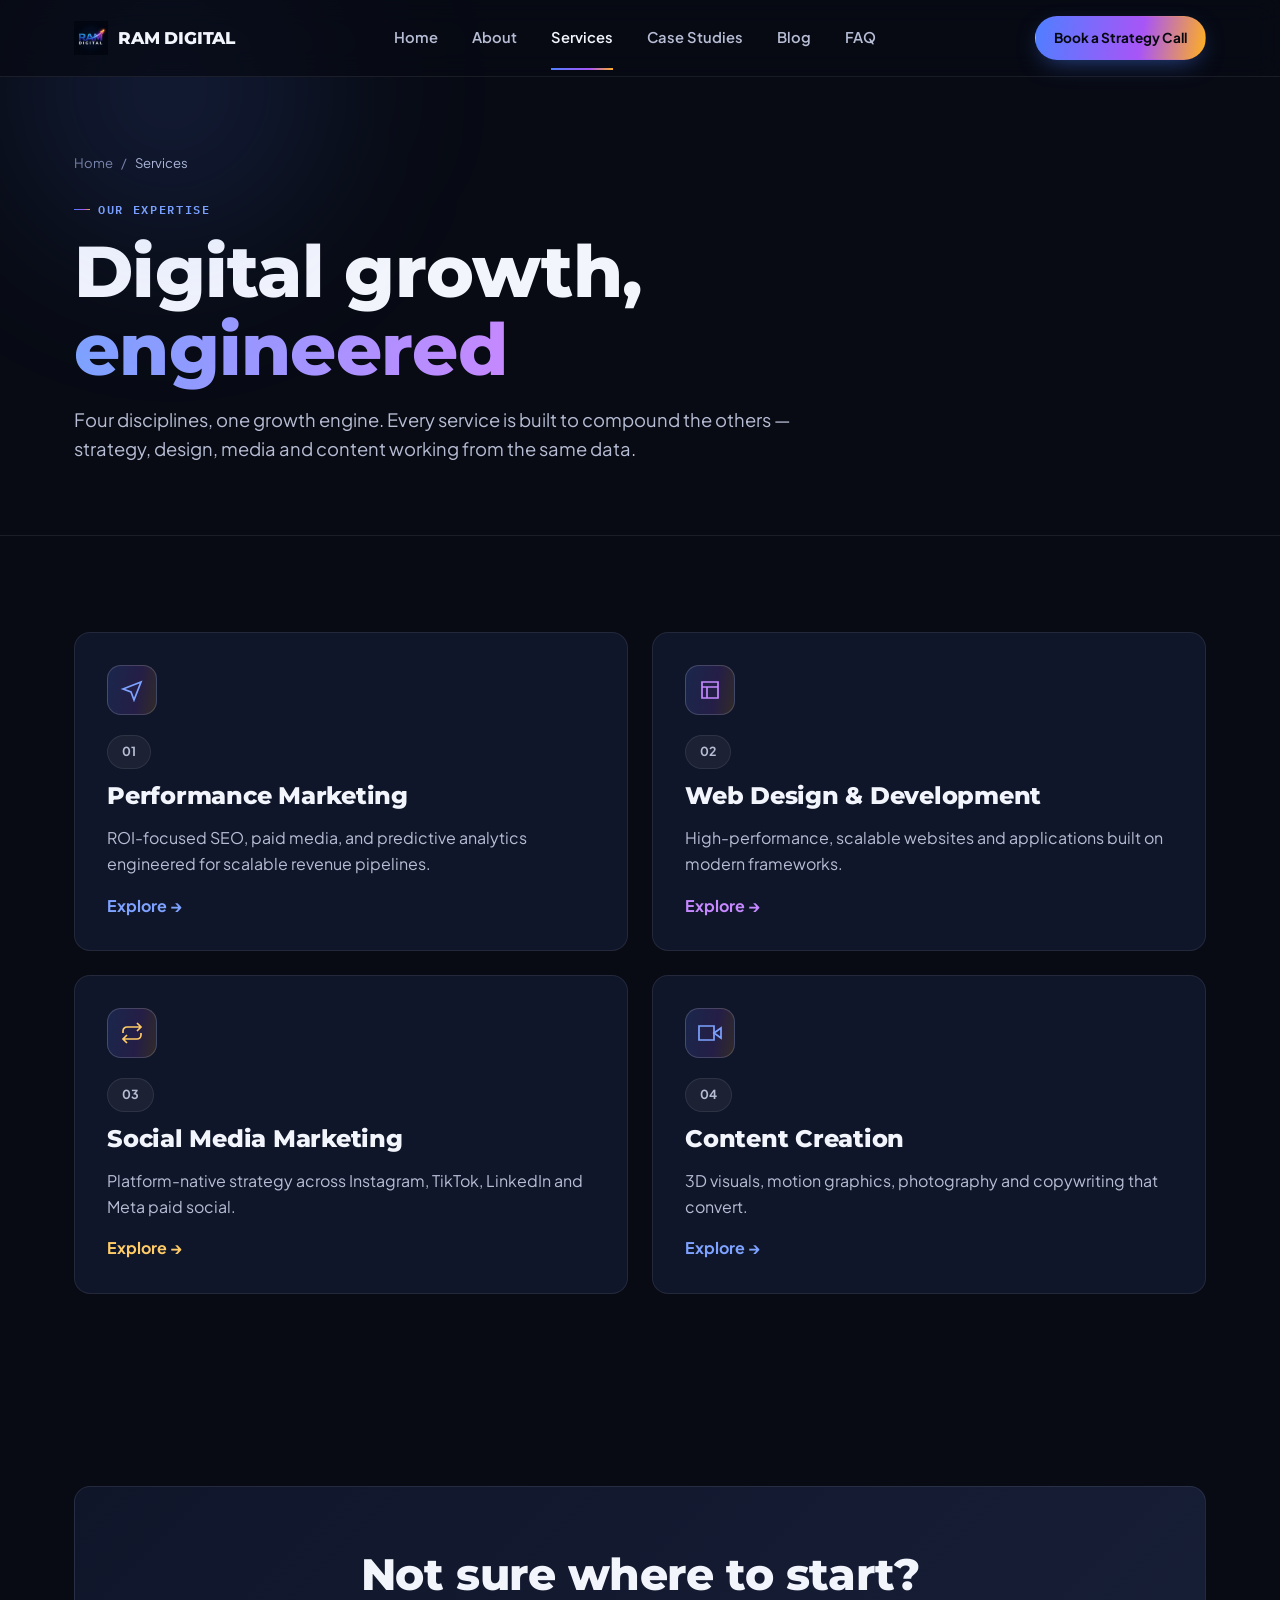
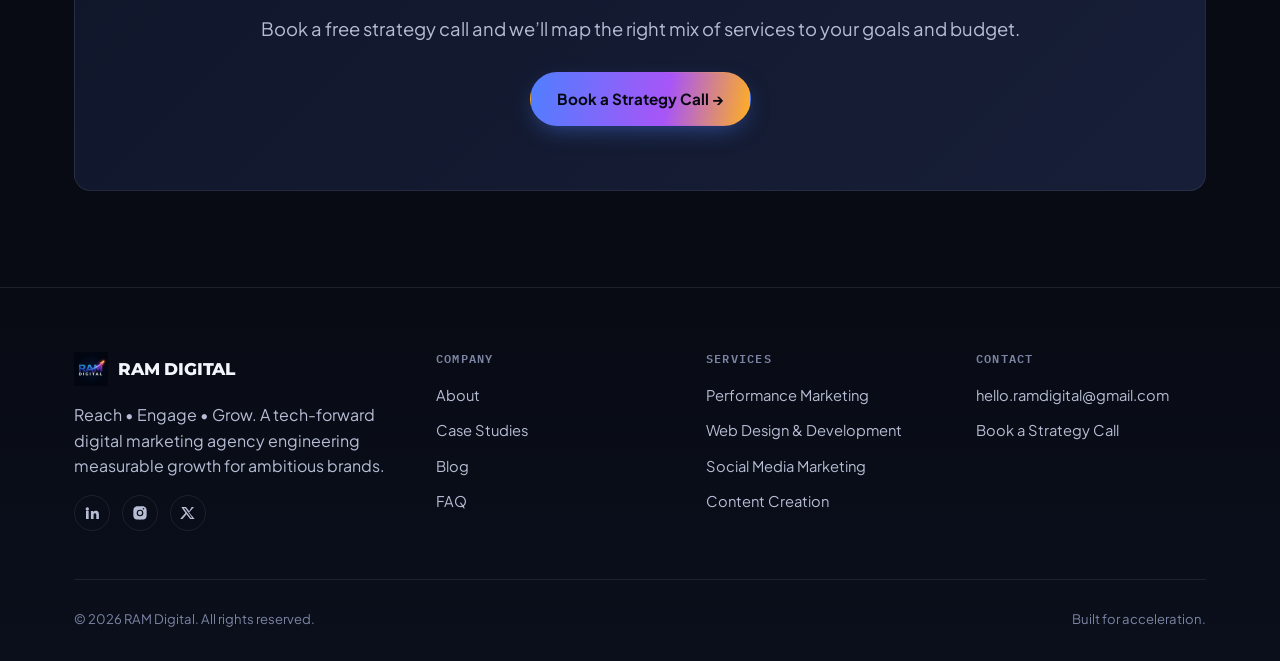
<file: services.html>
<!DOCTYPE html>
<html lang="en">
<head>
<link rel="canonical" href="https://ramdigital.media/services.html">
<meta name="robots" content="index, follow">
<meta property="og:title" content="RAM Digital | Digital Marketing Services in India">
<meta property="og:description" content="RAM Digital provides digital marketing services in India including SEO, performance marketing, web design and development, social media marketing and content creation.">
<meta property="og:url" content="https://ramdigital.media/services.html">
<meta property="og:type" content="website">
<meta charset="UTF-8">
<meta name="viewport" content="width=device-width, initial-scale=1.0">
<title>RAM Digital | Digital Marketing Services in India</title>
<meta name="description" content="RAM Digital provides digital marketing services in India including SEO, performance marketing, web design and development, social media marketing and content creation.">
<link rel="icon" type="image/png" sizes="32x32" href="[data-uri]">
<link rel="icon" type="image/png" sizes="16x16" href="[data-uri]">
<link rel="apple-touch-icon" href="[data-uri]">
<link rel="manifest" href="manifest.json">
<meta name="theme-color" content="#080b14">
<style>
/* ==========================================================================
   RAM DIGITAL — Design System
   Palette derived from brand mark: navy field, blue→violet ascent, gold spark
   ========================================================================== */

@import url('https://fonts.googleapis.com/css2?family=Montserrat:wght@700;800;900&family=Plus+Jakarta+Sans:ital,wght@0,400;0,500;0,600;0,700;1,400&family=IBM+Plex+Mono:wght@500;600&display=swap');

:root{
  /* --- Core palette --- */
  --ink:        #080b14;   /* page base */
  --surface:    #10162a;   /* card / raised panel */
  --surface-2:  #171f38;   /* card hover / nested panel */
  --surface-3:  #1e2848;   /* deepest raised, borders context */
  --border:     rgba(255,255,255,0.08);
  --border-hi:  rgba(255,255,255,0.16);

  --blue:       #4f7fff;
  --blue-soft:  #7da2ff;
  --violet:     #a855f7;
  --violet-soft:#c688ff;
  --gold:       #ffb020;
  --gold-soft:  #ffcb66;

  --text-hi:    #f3f5fc;
  --text-mid:   #b7bdd4;
  --text-lo:    #7c84a3;

  --success:    #34d399;

  /* --- Gradients --- */
  --grad-ascent: linear-gradient(100deg, var(--blue) 0%, var(--violet) 62%, var(--gold) 100%);
  --grad-ascent-soft: linear-gradient(100deg, rgba(79,127,255,.16) 0%, rgba(168,85,247,.14) 60%, rgba(255,176,32,.14) 100%);
  --grad-text: linear-gradient(95deg, var(--blue-soft) 0%, var(--violet-soft) 100%);
  --grad-radial-glow: radial-gradient(circle at 50% 0%, rgba(79,127,255,.20), transparent 60%);

  /* --- Type --- */
  --font-display: 'Montserrat', sans-serif;
  --font-body: 'Plus Jakarta Sans', sans-serif;
  --font-mono: 'IBM Plex Mono', monospace;

  /* --- Spacing / layout --- */
  --container: 1180px;
  --gutter: 24px;
  --radius-sm: 10px;
  --radius-md: 16px;
  --radius-lg: 24px;
  --radius-full: 999px;
}

/* ---------- Reset ---------- */
*,*::before,*::after{ box-sizing: border-box; }
html{ scroll-behavior: smooth; }
body{
  margin:0;
  background: var(--ink);
  color: var(--text-hi);
  font-family: var(--font-body);
  font-size: 16px;
  line-height: 1.6;
  -webkit-font-smoothing: antialiased;
}
img{ max-width:100%; display:block; }
a{ color: inherit; text-decoration: none; }
ul{ margin:0; padding:0; list-style:none; }
button{ font-family: inherit; cursor:pointer; }
input,select,textarea{ font-family: inherit; }

:focus-visible{
  outline: 2px solid var(--gold);
  outline-offset: 3px;
  border-radius: 4px;
}

@media (prefers-reduced-motion: reduce){
  *{ animation-duration: .001ms !important; animation-iteration-count: 1 !important; transition-duration: .001ms !important; scroll-behavior:auto !important; }
}

/* ---------- Layout helpers ---------- */
.container{
  width:100%;
  max-width: var(--container);
  margin: 0 auto;
  padding: 0 var(--gutter);
}
.section{ padding: 96px 0; position:relative; }
.section-tight{ padding: 56px 0; }
@media (max-width: 720px){
  .section{ padding: 64px 0; }
}

.eyebrow{
  display:inline-flex;
  align-items:center;
  gap:8px;
  font-family: var(--font-mono);
  font-size: 12px;
  font-weight: 600;
  letter-spacing: .14em;
  text-transform: uppercase;
  color: var(--blue-soft);
}
.eyebrow::before{
  content:"";
  width: 16px; height: 1px;
  background: var(--grad-ascent);
}

h1,h2,h3,h4{
  font-family: var(--font-display);
  font-weight: 800;
  line-height: 1.08;
  letter-spacing: -0.01em;
  margin: 0 0 16px;
  color: var(--text-hi);
}
h1{ font-size: clamp(2.4rem, 4.4vw + 1rem, 4.5rem); }
h2{ font-size: clamp(1.9rem, 2.6vw + 1rem, 2.75rem); }
h3{ font-size: 1.25rem; }
p{ margin: 0 0 16px; color: var(--text-mid); }
.lede{ font-size: 1.15rem; color: var(--text-mid); max-width: 60ch; }

.text-gradient{
  background: var(--grad-text);
  -webkit-background-clip: text;
  background-clip: text;
  color: transparent;
}

/* ---------- Trajectory motif (signature element) ---------- */
/* An ascending gradient line with a glowing terminus — echoes the growth-arrow mark.
   Used as hero backdrop, section divider, and inline data accent. */
.trajectory-divider{
  width:100%;
  height: 48px;
  display:flex;
  align-items:center;
  justify-content:center;
  margin: 8px 0 0;
}
.trajectory-divider svg{ width:100%; max-width: 340px; height:auto; opacity:.9; }

.glow-orb{
  position:absolute;
  border-radius:50%;
  filter: blur(70px);
  pointer-events:none;
  z-index:0;
}

/* ---------- Buttons ---------- */
.btn{
  display:inline-flex;
  align-items:center;
  justify-content:center;
  gap:8px;
  padding: 14px 26px;
  border-radius: var(--radius-full);
  font-weight:700;
  font-size: .95rem;
  border: 1px solid transparent;
  transition: transform .18s ease, box-shadow .18s ease, background .18s ease, border-color .18s ease;
  white-space: nowrap;
}
.btn:active{ transform: scale(.97); }
.btn-primary{
  background: var(--grad-ascent);
  color: #060810;
  box-shadow: 0 8px 24px -8px rgba(79,127,255,.55);
}
.btn-primary:hover{ box-shadow: 0 10px 30px -6px rgba(168,85,247,.6); transform: translateY(-1px); }
.btn-ghost{
  background: rgba(255,255,255,.03);
  border-color: var(--border-hi);
  color: var(--text-hi);
}
.btn-ghost:hover{ background: rgba(255,255,255,.07); border-color: var(--blue-soft); }
.btn-block{ width:100%; }
.btn-sm{ padding: 10px 18px; font-size:.85rem; }
.btn-arrow{ transition: transform .18s ease; }
.btn:hover .btn-arrow{ transform: translateX(3px); }

/* ---------- Header / Nav ---------- */
.site-header{
  position: fixed;
  top:0; left:0; right:0;
  z-index: 100;
  backdrop-filter: blur(14px);
  background: rgba(8,11,20,.72);
  border-bottom: 1px solid var(--border);
}
.nav-row{
  display:flex;
  align-items:center;
  justify-content:space-between;
  height: 76px;
}
.brand{
  display:flex;
  align-items:center;
  gap:10px;
  font-family: var(--font-display);
  font-weight: 800;
  font-size: 1.05rem;
  letter-spacing: -0.01em;
}
.brand img{ height: 34px; width:auto; }

.nav-links{
  display:none;
  align-items:center;
  gap: 34px;
}
.nav-links a{
  font-size:.92rem;
  font-weight:600;
  color: var(--text-mid);
  transition: color .15s ease;
  position:relative;
}
.nav-links a:hover, .nav-links a.active{ color: var(--text-hi); }
.nav-links a.active::after{
  content:"";
  position:absolute;
  left:0; right:0; bottom:-20px;
  height:2px;
  background: var(--grad-ascent);
}
.nav-cta{ display:none; align-items:center; gap:14px; }
.nav-actions{ display:flex; align-items:center; gap:10px; }

.nav-toggle{
  display:flex;
  align-items:center;
  justify-content:center;
  width:42px; height:42px;
  background: rgba(255,255,255,.04);
  border:1px solid var(--border);
  border-radius: 10px;
  color: var(--text-hi);
}

.mobile-menu{
  position:fixed;
  inset: 76px 0 0 0;
  background: var(--ink);
  z-index: 99;
  padding: 28px var(--gutter) 40px;
  display:none;
  flex-direction:column;
  gap: 4px;
  overflow-y:auto;
}
.mobile-menu.open{ display:flex; }
.mobile-menu a{
  padding: 16px 4px;
  border-bottom: 1px solid var(--border);
  font-weight:600;
  font-size:1.05rem;
  color: var(--text-hi);
}
.mobile-menu .btn{ margin-top: 20px; }

@media (min-width: 960px){
  .nav-links{ display:flex; }
  .nav-cta{ display:flex; }
  .nav-toggle{ display:none; }
  .mobile-menu{ display:none !important; }
}

/* ---------- Cards ---------- */
.card{
  background: var(--surface);
  border: 1px solid var(--border);
  border-radius: var(--radius-md);
  padding: 32px;
  transition: border-color .2s ease, transform .2s ease, background .2s ease;
}
.card:hover{ border-color: var(--border-hi); background: var(--surface-2); }
.card-icon{
  width:50px; height:50px;
  border-radius: 14px;
  display:flex; align-items:center; justify-content:center;
  margin-bottom: 20px;
  background: var(--grad-ascent-soft);
  border: 1px solid var(--border-hi);
}
.card-icon svg{ width:24px; height:24px; }

.pill{
  display:inline-flex;
  align-items:center;
  padding: 6px 14px;
  border-radius: var(--radius-full);
  font-size:.78rem;
  font-weight:700;
  background: rgba(255,255,255,.05);
  border: 1px solid var(--border);
  color: var(--text-mid);
}

/* ---------- Stats ---------- */
.stat-row{
  display:grid;
  grid-template-columns: repeat(2,1fr);
  gap: 16px;
}
@media (min-width:720px){ .stat-row{ grid-template-columns: repeat(4,1fr); } }
.stat{
  padding: 20px;
  border-radius: var(--radius-md);
  background: var(--surface);
  border: 1px solid var(--border);
  text-align:center;
}
.stat .num{
  font-family: var(--font-mono);
  font-size: clamp(1.6rem, 2.2vw, 2.2rem);
  font-weight: 600;
  background: var(--grad-text);
  -webkit-background-clip:text;
  background-clip:text;
  color:transparent;
  display:block;
}
.stat .label{ font-size:.8rem; color: var(--text-lo); margin-top:4px; }

/* ---------- Grid utilities ---------- */
.grid{ display:grid; gap: 24px; }
.grid-2{ grid-template-columns: 1fr; }
.grid-3{ grid-template-columns: 1fr; }
.grid-4{ grid-template-columns: repeat(2,1fr); }
@media (min-width: 720px){
  .grid-2{ grid-template-columns: repeat(2,1fr); }
  .grid-3{ grid-template-columns: repeat(3,1fr); }
}
@media (min-width: 960px){
  .grid-4{ grid-template-columns: repeat(4,1fr); }
}

.flex{ display:flex; }
.items-center{ align-items:center; }
.justify-between{ justify-content:space-between; }
.gap-sm{ gap:10px; }
.gap-md{ gap:20px; }
.mt-0{ margin-top:0; }
.text-center{ text-align:center; }
.max-w{ max-width: 640px; margin-left:auto; margin-right:auto; }

/* ---------- Hero ---------- */
.hero{
  padding: 168px 0 96px;
  position:relative;
  overflow:hidden;
}
.hero-grid{
  display:grid;
  gap: 48px;
  align-items:center;
  grid-template-columns: 1fr;
}
@media (min-width: 960px){
  .hero-grid{ grid-template-columns: 1.1fr .9fr; gap: 64px; }
}
.hero-actions{ display:flex; flex-wrap:wrap; gap:14px; margin-top: 8px; }

/* ---------- Forms ---------- */
.field{ margin-bottom: 18px; }
.field label{
  display:block;
  font-size:.82rem;
  font-weight:600;
  color: var(--text-mid);
  margin-bottom: 8px;
}
.field input, .field select, .field textarea{
  width:100%;
  padding: 14px 16px;
  background: var(--surface-2);
  border: 1px solid var(--border);
  border-radius: var(--radius-sm);
  color: var(--text-hi);
  font-size: .95rem;
  transition: border-color .15s ease;
}
.field input:focus, .field select:focus, .field textarea:focus{
  border-color: var(--blue);
  outline:none;
}
.field textarea{ resize: vertical; min-height: 110px; }

/* ---------- FAQ accordion ---------- */
.faq-item{
  border: 1px solid var(--border);
  border-radius: var(--radius-md);
  background: var(--surface);
  margin-bottom: 12px;
  overflow:hidden;
}
.faq-q{
  width:100%;
  display:flex;
  align-items:center;
  justify-content:space-between;
  gap:16px;
  padding: 20px 24px;
  background:none;
  border:none;
  color: var(--text-hi);
  font-weight:700;
  font-size: 1rem;
  text-align:left;
}
.faq-q .chev{ transition: transform .2s ease; flex-shrink:0; color: var(--text-lo); }
.faq-item.open .faq-q .chev{ transform: rotate(180deg); }
.faq-a{
  max-height:0;
  overflow:hidden;
  transition: max-height .25s ease;
  padding: 0 24px;
}
.faq-item.open .faq-a{ padding-bottom: 20px; }

/* ---------- Footer ---------- */
.site-footer{
  border-top: 1px solid var(--border);
  padding: 64px 0 32px;
  background: linear-gradient(180deg, transparent, rgba(79,127,255,.03));
}
.footer-grid{
  display:grid;
  gap: 40px;
  grid-template-columns: 1fr;
  margin-bottom: 48px;
}
@media (min-width: 720px){
  .footer-grid{ grid-template-columns: 1.4fr 1fr 1fr 1fr; }
}
.footer-brand p{ max-width: 32ch; }
.footer-col h4{
  font-family: var(--font-mono);
  font-size:.78rem;
  letter-spacing:.1em;
  text-transform: uppercase;
  color: var(--text-lo);
  font-weight:600;
  margin-bottom: 18px;
}
.footer-col a{
  display:block;
  color: var(--text-mid);
  font-size: .92rem;
  margin-bottom: 12px;
  transition: color .15s ease;
}
.footer-col a:hover{ color: var(--text-hi); }
.footer-bottom{
  display:flex;
  flex-direction:column;
  gap:12px;
  padding-top: 28px;
  border-top: 1px solid var(--border);
  font-size:.82rem;
  color: var(--text-lo);
}
@media (min-width:720px){
  .footer-bottom{ flex-direction:row; justify-content:space-between; }
}
.social-row{ display:flex; gap:12px; }
.social-row a{
  width:36px; height:36px;
  display:flex; align-items:center; justify-content:center;
  border:1px solid var(--border);
  border-radius:50%;
  color: var(--text-mid);
}
.social-row a:hover{ border-color: var(--blue-soft); color: var(--text-hi); }

/* ---------- Breadcrumb / page header ---------- */
.page-header{
  padding: 152px 0 56px;
  border-bottom: 1px solid var(--border);
  position:relative;
  overflow:hidden;
}
.breadcrumb{
  display:flex; align-items:center; gap:8px;
  font-size:.82rem; color: var(--text-lo); margin-bottom: 18px;
}
.breadcrumb a:hover{ color: var(--text-hi); }

/* ---------- Misc components ---------- */
.badge-num{
  font-family: var(--font-mono);
  font-size:.78rem;
  color: var(--gold-soft);
  border: 1px solid var(--border-hi);
  border-radius: var(--radius-full);
  padding: 4px 12px;
  display:inline-block;
  margin-bottom: 14px;
}
.divider{ height:1px; background: var(--border); border:none; margin: 0; }

.quote-card{
  background: var(--surface);
  border: 1px solid var(--border);
  border-radius: var(--radius-lg);
  padding: 32px;
}
.stars{ color: var(--gold); letter-spacing:2px; margin-bottom: 14px; }

.tag-list{ display:flex; flex-wrap:wrap; gap:8px; }

.table-of-timeline{ display:flex; flex-direction:column; gap:0; }
.timeline-step{
  display:grid;
  grid-template-columns: 90px 1fr;
  gap: 20px;
  padding: 28px 0;
  border-top: 1px solid var(--border);
}
.timeline-step:last-child{ border-bottom: 1px solid var(--border); }
.timeline-step .when{
  font-family: var(--font-mono);
  font-size:.82rem;
  color: var(--gold-soft);
  padding-top: 4px;
}

.blog-card img, .case-card img{
  border-radius: var(--radius-md) var(--radius-md) 0 0;
  aspect-ratio: 16/10;
  object-fit: cover;
  width:100%;
}
.blog-card{ padding:0; overflow:hidden; }
.blog-card .body{ padding: 24px; }
.meta-row{ display:flex; gap:14px; align-items:center; font-size:.78rem; color: var(--text-lo); margin-bottom: 12px; font-family: var(--font-mono); }

.avatar-stack{ display:flex; }
.avatar-stack img{
  width:38px; height:38px; border-radius:50%;
  border: 2px solid var(--ink);
  object-fit:cover;
  margin-left:-10px;
}
.avatar-stack img:first-child{ margin-left:0; }

.sr-only{
  position:absolute; width:1px; height:1px; padding:0; margin:-1px;
  overflow:hidden; clip:rect(0,0,0,0); white-space:nowrap; border:0;
}

</style>

<meta name="twitter:card" content="summary_large_image">
<meta name="twitter:title" content="RAM Digital | Digital Marketing Services in India">
<meta name="twitter:description" content="RAM Digital provides digital marketing services in India including SEO, performance marketing, web design and development, social media marketing and content creation.">
<script type="application/ld+json">
{
  "@context": "https://schema.org",
  "@graph": [
    {
      "@type": "Organization",
      "@id": "https://ramdigital.media/#organization",
      "name": "RAM Digital",
      "url": "https://ramdigital.media/",
      "email": "hello.ramdigital@gmail.com",
      "description": "RAM Digital is a digital marketing agency providing SEO, performance marketing, web design and development, social media marketing and content creation.",
      "areaServed": {
        "@type": "Country",
        "name": "India"
      }
    },
    {
      "@type": "ProfessionalService",
      "@id": "https://ramdigital.media/services.html#service",
      "name": "RAM Digital",
      "url": "https://ramdigital.media/services.html",
      "provider": {
        "@id": "https://ramdigital.media/#organization"
      },
      "areaServed": {
        "@type": "Country",
        "name": "India"
      },
      "serviceType": [
        "SEO",
        "Performance Marketing",
        "Web Design and Development",
        "Social Media Marketing",
        "Content Creation"
      ]
    }
  ]
}
</script>
</head>
<body>
<header class="site-header">
  <div class="container nav-row">
    <a href="index.html" class="brand">
      <img src="[data-uri]" alt="RAM Digital logo">
      RAM DIGITAL
    </a>
    <nav class="nav-links" aria-label="Primary">
      <a href="index.html">Home</a>
<a href="about.html">About</a>
<a href="services.html" class="active">Services</a>
<a href="case-studies.html">Case Studies</a>
<a href="blog.html">Blog</a>
<a href="faq.html">FAQ</a>
    </nav>
    <div class="nav-actions">
      <div class="nav-cta">
        <a href="book-a-call.html" class="btn btn-primary btn-sm">Book a Strategy Call</a>
      </div>
      <button class="nav-toggle" aria-label="Toggle menu" aria-expanded="false">
        <svg width="20" height="20" viewBox="0 0 24 24" fill="none"><path d="M3 6h18M3 12h18M3 18h18" stroke="currentColor" stroke-width="2" stroke-linecap="round"/></svg>
      </button>
    </div>
  </div>
  <div class="mobile-menu">
    <a href="index.html">Home</a>
<a href="about.html">About</a>
<a href="services.html">Services</a>
<a href="case-studies.html">Case Studies</a>
<a href="blog.html">Blog</a>
<a href="faq.html">FAQ</a>
    <a href="book-a-call.html" class="btn btn-primary">Book a Strategy Call</a>
  </div>
</header>

<main>
  <section class="page-header">
    <div class="glow-orb" style="width:460px;height:460px;background:radial-gradient(circle,#4f7fff33,transparent 70%);top:-140px;left:-60px;"></div>
    <div class="container">
      <nav class="breadcrumb"><a href="index.html">Home</a><span>/</span><span style="color:var(--text-mid)">Services</span></nav>
      <span class="eyebrow">Our Expertise</span>
      <h1 style="margin-top:14px; max-width:18ch;">Digital growth, <span class="text-gradient">engineered</span></h1>
      <p class="lede">Four disciplines, one growth engine. Every service is built to compound the others &mdash; strategy, design, media and content working from the same data.</p>
    </div>
  </section>

  <section class="section">
    <div class="container grid grid-2">
      <a href="performance-marketing.html" class="card" style="display:block;">
        <div class="card-icon"><svg viewBox="0 0 24 24" fill="none" stroke="#7da2ff" stroke-width="1.7"><path d="M3 11l18-7-7 18-3-8-8-3z"/></svg></div>
        <span class="pill" style="margin-bottom:14px;">01</span>
        <h3 style="font-size:1.5rem;">Performance Marketing</h3>
        <p>ROI-focused SEO, paid media, and predictive analytics engineered for scalable revenue pipelines.</p>
        <span style="font-weight:700; color:var(--blue-soft);">Explore &rarr;</span>
      </a>
      <a href="web-design-development.html" class="card" style="display:block;">
        <div class="card-icon"><svg viewBox="0 0 24 24" fill="none" stroke="#c688ff" stroke-width="1.7"><path d="M4 4h16v16H4z"/><path d="M4 9h16M9 9v11"/></svg></div>
        <span class="pill" style="margin-bottom:14px;">02</span>
        <h3 style="font-size:1.5rem;">Web Design &amp; Development</h3>
        <p>High-performance, scalable websites and applications built on modern frameworks.</p>
        <span style="font-weight:700; color:var(--violet-soft);">Explore &rarr;</span>
      </a>
      <a href="social-media-marketing.html" class="card" style="display:block;">
        <div class="card-icon"><svg viewBox="0 0 24 24" fill="none" stroke="#ffcb66" stroke-width="1.7"><path d="M17 2l4 4-4 4M3 12v-2a4 4 0 014-4h14M7 22l-4-4 4-4M21 12v2a4 4 0 01-4 4H3"/></svg></div>
        <span class="pill" style="margin-bottom:14px;">03</span>
        <h3 style="font-size:1.5rem;">Social Media Marketing</h3>
        <p>Platform-native strategy across Instagram, TikTok, LinkedIn and Meta paid social.</p>
        <span style="font-weight:700; color:var(--gold-soft);">Explore &rarr;</span>
      </a>
      <a href="content-creation.html" class="card" style="display:block;">
        <div class="card-icon"><svg viewBox="0 0 24 24" fill="none" stroke="#7da2ff" stroke-width="1.7"><path d="M23 7l-7 5 7 5V7z"/><path d="M1 5h15v14H1z"/></svg></div>
        <span class="pill" style="margin-bottom:14px;">04</span>
        <h3 style="font-size:1.5rem;">Content Creation</h3>
        <p>3D visuals, motion graphics, photography and copywriting that convert.</p>
        <span style="font-weight:700; color:var(--blue-soft);">Explore &rarr;</span>
      </a>
    </div>
  </section>

  <section class="section text-center">
    <div class="container">
      <div class="card" style="padding:64px 32px; background:linear-gradient(135deg, var(--surface), var(--surface-2));">
        <h2>Not sure where to start?</h2>
        <p class="lede" style="margin:0 auto 28px;">Book a free strategy call and we&rsquo;ll map the right mix of services to your goals and budget.</p>
        <a href="book-a-call.html" class="btn btn-primary">Book a Strategy Call &rarr;</a>
      </div>
    </div>
  </section>
</main>
<footer class="site-footer">
  <div class="container">
    <div class="footer-grid">
      <div class="footer-brand">
        <a href="index.html" class="brand" style="margin-bottom:16px; display:inline-flex;">
          <img src="[data-uri]" alt="RAM Digital logo">
          RAM DIGITAL
        </a>
        <p>Reach &bull; Engage &bull; Grow. A tech-forward digital marketing agency engineering measurable growth for ambitious brands.</p>
        <div class="social-row" aria-label="Social links">
          <a href="#" aria-label="LinkedIn"><svg width="16" height="16" viewBox="0 0 24 24" fill="currentColor"><path d="M4.98 3.5a2.5 2.5 0 11-.02 5 2.5 2.5 0 01.02-5zM3 9h4v12H3V9zm7 0h3.8v1.7h.05c.53-1 1.83-2.05 3.77-2.05 4.03 0 4.78 2.65 4.78 6.1V21h-4v-5.6c0-1.34-.02-3.07-1.87-3.07-1.87 0-2.16 1.46-2.16 2.97V21h-4V9z"/></svg></a>
          <a href="#" aria-label="Instagram"><svg width="16" height="16" viewBox="0 0 24 24" fill="currentColor"><path d="M12 2c2.72 0 3.06.01 4.12.06 1.06.05 1.79.22 2.43.47.66.26 1.21.6 1.76 1.15.5.5.9 1.1 1.15 1.76.25.64.42 1.37.47 2.43.05 1.06.06 1.4.06 4.12s-.01 3.06-.06 4.12c-.05 1.06-.22 1.79-.47 2.43a4.9 4.9 0 01-1.15 1.76 4.9 4.9 0 01-1.76 1.15c-.64.25-1.37.42-2.43.47-1.06.05-1.4.06-4.12.06s-3.06-.01-4.12-.06c-1.06-.05-1.79-.22-2.43-.47a4.9 4.9 0 01-1.76-1.15 4.9 4.9 0 01-1.15-1.76c-.25-.64-.42-1.37-.47-2.43C2.01 15.06 2 14.72 2 12s.01-3.06.06-4.12c.05-1.06.22-1.79.47-2.43.26-.66.6-1.21 1.15-1.76A4.9 4.9 0 015.44 2.53c.64-.25 1.37-.42 2.43-.47C8.94 2.01 9.28 2 12 2zm0 5a5 5 0 100 10 5 5 0 000-10zm0 8.2a3.2 3.2 0 110-6.4 3.2 3.2 0 010 6.4zm5.2-8.4a1.17 1.17 0 100-2.34 1.17 1.17 0 000 2.34z"/></svg></a>
          <a href="#" aria-label="X"><svg width="16" height="16" viewBox="0 0 24 24" fill="currentColor"><path d="M17.53 3H21l-7.36 8.41L22 21h-6.82l-5.34-6.98L3.7 21H.23l7.87-8.98L2 3h6.99l4.83 6.38L17.53 3zm-1.2 16h1.9L7.77 5H5.75l10.58 14z"/></svg></a>
        </div>
      </div>
      <div class="footer-col">
        <h4>Company</h4>
        <a href="about.html">About</a>
        <a href="case-studies.html">Case Studies</a>
        <a href="blog.html">Blog</a>
        <a href="faq.html">FAQ</a>
      </div>
      <div class="footer-col">
        <h4>Services</h4>
        <a href="performance-marketing.html">Performance Marketing</a>
        <a href="web-design-development.html">Web Design &amp; Development</a>
        <a href="social-media-marketing.html">Social Media Marketing</a>
        <a href="content-creation.html">Content Creation</a>
      </div>
      <div class="footer-col">
        <h4>Contact</h4>
        <a href="mailto:hello.ramdigital@gmail.com">hello.ramdigital@gmail.com</a>
        <a href="book-a-call.html">Book a Strategy Call</a>
      </div>
    </div>
    <div class="footer-bottom">
      <span>&copy; 2026 RAM Digital. All rights reserved.</span>
      <span>Built for acceleration.</span>
    </div>
  </div>
</footer>
<script>
// RAM Digital — shared interactions
document.addEventListener('DOMContentLoaded', () => {
  // Mobile nav toggle
  const toggle = document.querySelector('.nav-toggle');
  const menu = document.querySelector('.mobile-menu');
  if (toggle && menu) {
    toggle.addEventListener('click', () => {
      const isOpen = menu.classList.toggle('open');
      toggle.setAttribute('aria-expanded', isOpen ? 'true' : 'false');
      document.body.style.overflow = isOpen ? 'hidden' : '';
    });
    menu.querySelectorAll('a').forEach(a => {
      a.addEventListener('click', () => {
        menu.classList.remove('open');
        document.body.style.overflow = '';
      });
    });
  }

  // FAQ accordions
  document.querySelectorAll('.faq-item').forEach(item => {
    const q = item.querySelector('.faq-q');
    const a = item.querySelector('.faq-a');
    if (!q || !a) return;
    a.style.maxHeight = '0px';
    q.addEventListener('click', () => {
      const isOpen = item.classList.contains('open');
      // close siblings within the same faq group
      const group = item.closest('.faq-group');
      if (group) {
        group.querySelectorAll('.faq-item.open').forEach(other => {
          if (other !== item) {
            other.classList.remove('open');
            other.querySelector('.faq-a').style.maxHeight = '0px';
          }
        });
      }
      item.classList.toggle('open', !isOpen);
      a.style.maxHeight = !isOpen ? a.scrollHeight + 'px' : '0px';
    });
  });

  // Contact / lead forms: submit to Netlify Forms via fetch, then show confirmation.
  // Falls back to a visible confirmation even if the network request fails (e.g. running locally,
  // off Netlify, or offline) so the UI never looks broken during local preview.
  function encodeFormData(form) {
    const data = new FormData(form);
    return new URLSearchParams(data).toString();
  }

  document.querySelectorAll('form[data-lead-form]').forEach(form => {
    form.addEventListener('submit', (e) => {
      e.preventDefault();
      const btn = form.querySelector('button[type="submit"]');
      const original = btn ? btn.textContent : '';
      const isNetlifyForm = form.hasAttribute('data-netlify');

      const finish = () => {
        if (btn) { btn.textContent = 'Sent — we\u2019ll be in touch'; btn.disabled = true; }
        setTimeout(() => {
          if (btn) { btn.textContent = original; btn.disabled = false; }
          form.reset();
        }, 3200);
      };

      if (!isNetlifyForm) { finish(); return; }

      if (btn) { btn.textContent = 'Sending…'; btn.disabled = true; }
      fetch('/', {
        method: 'POST',
        headers: { 'Content-Type': 'application/x-www-form-urlencoded' },
        body: encodeFormData(form),
      })
        .then(() => finish())
        .catch(() => finish());
    });
  });

  // Mark active nav link based on current path
  const path = location.pathname.split('/').pop() || 'index.html';
  document.querySelectorAll('.nav-links a, .mobile-menu a').forEach(a => {
    const href = a.getAttribute('href');
    if (href === path || (path === '' && href === 'index.html')) {
      a.classList.add('active');
    }
  });
});

</script>
</body>
</html>
</file>
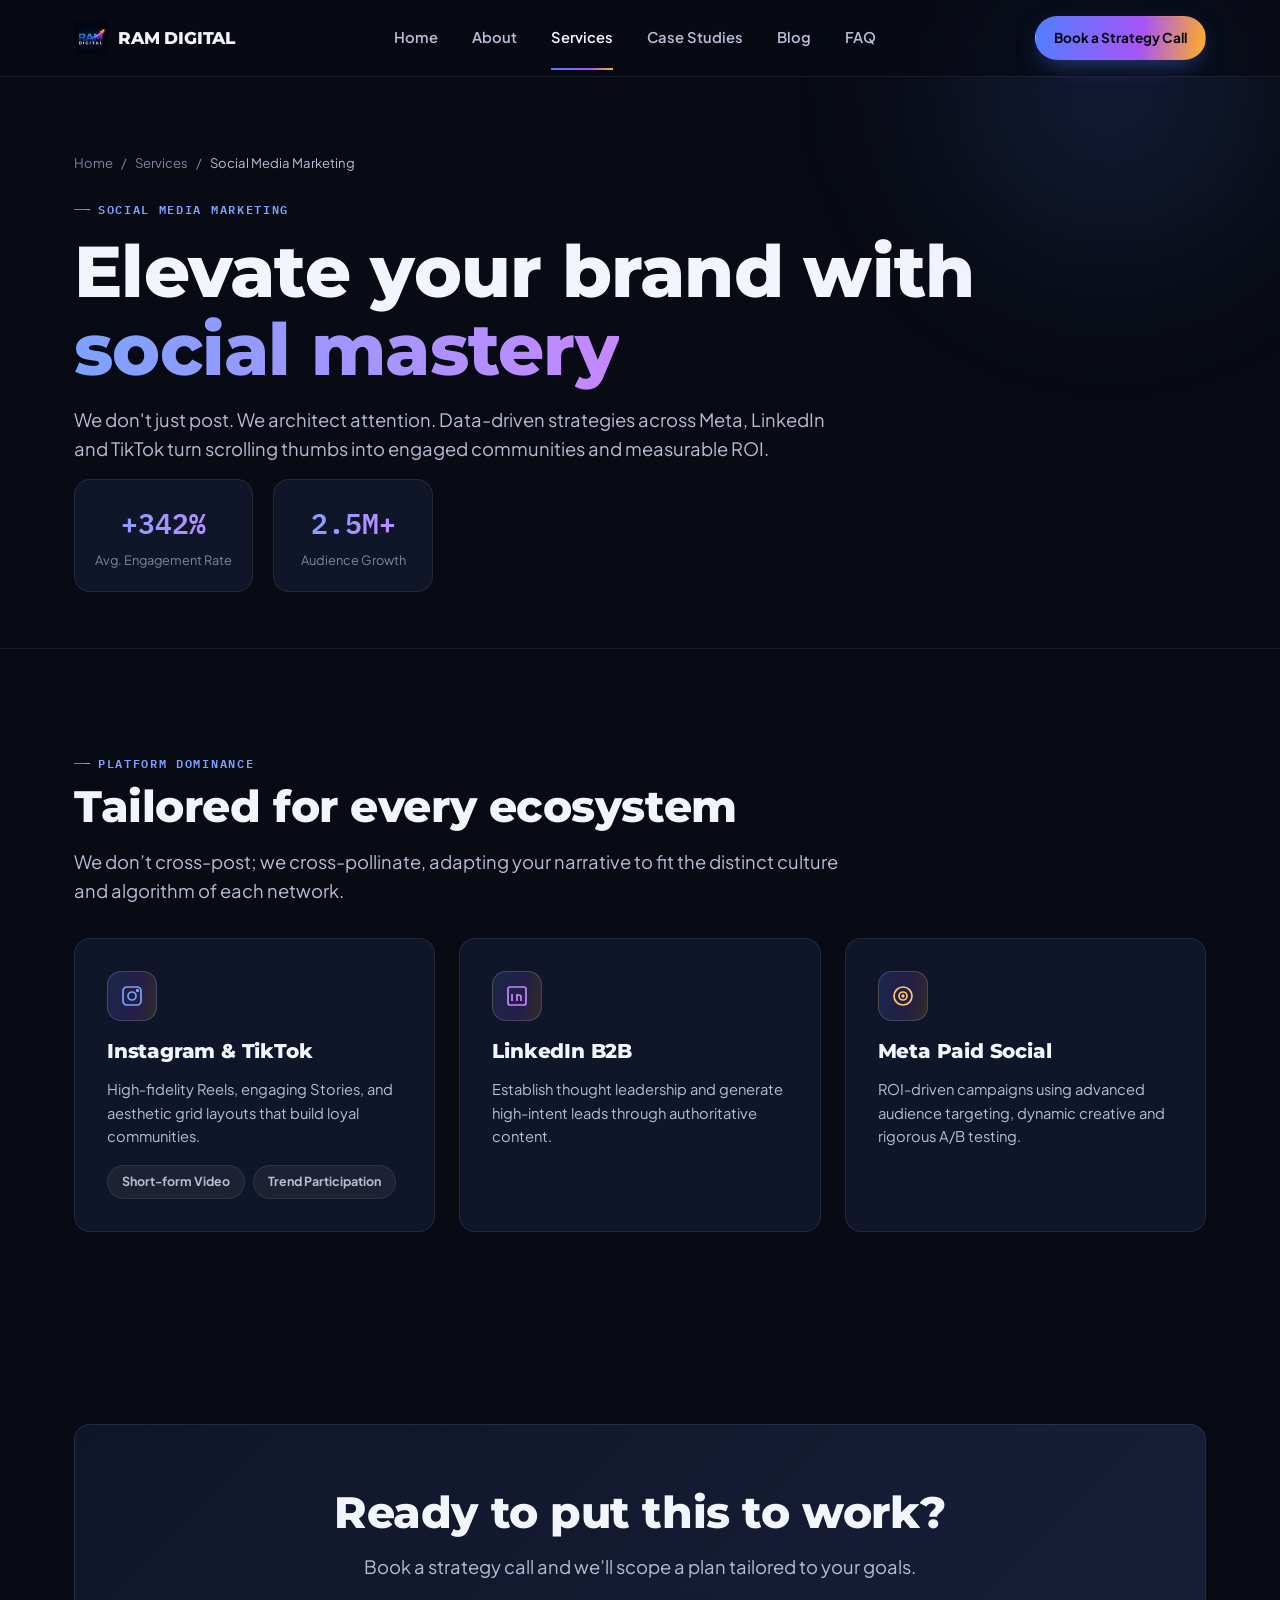
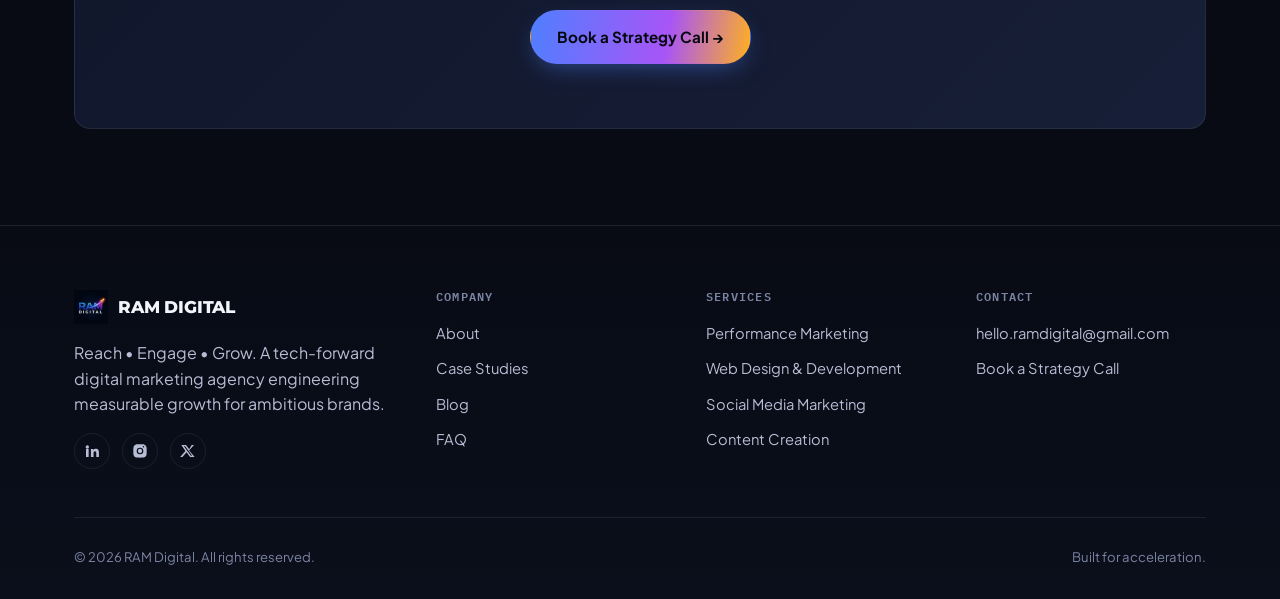
<file: social-media-marketing.html>
<!DOCTYPE html>
<html lang="en">
<head>
<link rel="canonical" href="https://ramdigital.media/social-media-marketing.html">
<meta name="robots" content="index, follow">
<meta property="og:title" content="Social Media Marketing | RAM Digital">
<meta property="og:description" content="RAM Digital provides social media marketing and content strategies for Instagram, TikTok, LinkedIn and Meta to build reach, engagement and customers.">
<meta property="og:url" content="https://ramdigital.media/social-media-marketing.html">
<meta property="og:type" content="website">
<meta property="og:site_name" content="RAM Digital">
<meta name="twitter:card" content="summary_large_image">
<meta name="twitter:title" content="Social Media Marketing | RAM Digital">
<meta name="twitter:description" content="RAM Digital provides social media marketing and content strategies for Instagram, TikTok, LinkedIn and Meta to build reach, engagement and customers.">
<meta name="twitter:url" content="https://ramdigital.media/social-media-marketing.html">
<script type="application/ld+json">
{
  "@context": "https://schema.org",
  "@type": "Service",
  "name": "Social Media Marketing",
  "serviceType": "Social Media Marketing",
  "url": "https://ramdigital.media/social-media-marketing.html",
  "description": "Social media marketing and content strategies for Instagram, TikTok, LinkedIn and Meta to build reach, engagement and customers.",
  "provider": {
    "@type": "Organization",
    "name": "RAM Digital",
    "url": "https://ramdigital.media/",
    "email": "hello.ramdigital@gmail.com"
  }
}
</script>
<meta charset="UTF-8">
<meta name="viewport" content="width=device-width, initial-scale=1.0">
<title>Social Media Marketing | RAM Digital</title>
<meta name="description" content="RAM Digital provides social media marketing and content strategies for Instagram, TikTok, LinkedIn and Meta to build reach, engagement and customers.">
<link rel="icon" type="image/png" sizes="32x32" href="[data-uri]">
<link rel="icon" type="image/png" sizes="16x16" href="[data-uri]">
<link rel="apple-touch-icon" href="[data-uri]">
<link rel="manifest" href="manifest.json">
<meta name="theme-color" content="#080b14">
<style>
/* ==========================================================================
   RAM DIGITAL — Design System
   Palette derived from brand mark: navy field, blue→violet ascent, gold spark
   ========================================================================== */

@import url('https://fonts.googleapis.com/css2?family=Montserrat:wght@700;800;900&family=Plus+Jakarta+Sans:ital,wght@0,400;0,500;0,600;0,700;1,400&family=IBM+Plex+Mono:wght@500;600&display=swap');

:root{
  /* --- Core palette --- */
  --ink:        #080b14;   /* page base */
  --surface:    #10162a;   /* card / raised panel */
  --surface-2:  #171f38;   /* card hover / nested panel */
  --surface-3:  #1e2848;   /* deepest raised, borders context */
  --border:     rgba(255,255,255,0.08);
  --border-hi:  rgba(255,255,255,0.16);

  --blue:       #4f7fff;
  --blue-soft:  #7da2ff;
  --violet:     #a855f7;
  --violet-soft:#c688ff;
  --gold:       #ffb020;
  --gold-soft:  #ffcb66;

  --text-hi:    #f3f5fc;
  --text-mid:   #b7bdd4;
  --text-lo:    #7c84a3;

  --success:    #34d399;

  /* --- Gradients --- */
  --grad-ascent: linear-gradient(100deg, var(--blue) 0%, var(--violet) 62%, var(--gold) 100%);
  --grad-ascent-soft: linear-gradient(100deg, rgba(79,127,255,.16) 0%, rgba(168,85,247,.14) 60%, rgba(255,176,32,.14) 100%);
  --grad-text: linear-gradient(95deg, var(--blue-soft) 0%, var(--violet-soft) 100%);
  --grad-radial-glow: radial-gradient(circle at 50% 0%, rgba(79,127,255,.20), transparent 60%);

  /* --- Type --- */
  --font-display: 'Montserrat', sans-serif;
  --font-body: 'Plus Jakarta Sans', sans-serif;
  --font-mono: 'IBM Plex Mono', monospace;

  /* --- Spacing / layout --- */
  --container: 1180px;
  --gutter: 24px;
  --radius-sm: 10px;
  --radius-md: 16px;
  --radius-lg: 24px;
  --radius-full: 999px;
}

/* ---------- Reset ---------- */
*,*::before,*::after{ box-sizing: border-box; }
html{ scroll-behavior: smooth; }
body{
  margin:0;
  background: var(--ink);
  color: var(--text-hi);
  font-family: var(--font-body);
  font-size: 16px;
  line-height: 1.6;
  -webkit-font-smoothing: antialiased;
}
img{ max-width:100%; display:block; }
a{ color: inherit; text-decoration: none; }
ul{ margin:0; padding:0; list-style:none; }
button{ font-family: inherit; cursor:pointer; }
input,select,textarea{ font-family: inherit; }

:focus-visible{
  outline: 2px solid var(--gold);
  outline-offset: 3px;
  border-radius: 4px;
}

@media (prefers-reduced-motion: reduce){
  *{ animation-duration: .001ms !important; animation-iteration-count: 1 !important; transition-duration: .001ms !important; scroll-behavior:auto !important; }
}

/* ---------- Layout helpers ---------- */
.container{
  width:100%;
  max-width: var(--container);
  margin: 0 auto;
  padding: 0 var(--gutter);
}
.section{ padding: 96px 0; position:relative; }
.section-tight{ padding: 56px 0; }
@media (max-width: 720px){
  .section{ padding: 64px 0; }
}

.eyebrow{
  display:inline-flex;
  align-items:center;
  gap:8px;
  font-family: var(--font-mono);
  font-size: 12px;
  font-weight: 600;
  letter-spacing: .14em;
  text-transform: uppercase;
  color: var(--blue-soft);
}
.eyebrow::before{
  content:"";
  width: 16px; height: 1px;
  background: var(--grad-ascent);
}

h1,h2,h3,h4{
  font-family: var(--font-display);
  font-weight: 800;
  line-height: 1.08;
  letter-spacing: -0.01em;
  margin: 0 0 16px;
  color: var(--text-hi);
}
h1{ font-size: clamp(2.4rem, 4.4vw + 1rem, 4.5rem); }
h2{ font-size: clamp(1.9rem, 2.6vw + 1rem, 2.75rem); }
h3{ font-size: 1.25rem; }
p{ margin: 0 0 16px; color: var(--text-mid); }
.lede{ font-size: 1.15rem; color: var(--text-mid); max-width: 60ch; }

.text-gradient{
  background: var(--grad-text);
  -webkit-background-clip: text;
  background-clip: text;
  color: transparent;
}

/* ---------- Trajectory motif (signature element) ---------- */
/* An ascending gradient line with a glowing terminus — echoes the growth-arrow mark.
   Used as hero backdrop, section divider, and inline data accent. */
.trajectory-divider{
  width:100%;
  height: 48px;
  display:flex;
  align-items:center;
  justify-content:center;
  margin: 8px 0 0;
}
.trajectory-divider svg{ width:100%; max-width: 340px; height:auto; opacity:.9; }

.glow-orb{
  position:absolute;
  border-radius:50%;
  filter: blur(70px);
  pointer-events:none;
  z-index:0;
}

/* ---------- Buttons ---------- */
.btn{
  display:inline-flex;
  align-items:center;
  justify-content:center;
  gap:8px;
  padding: 14px 26px;
  border-radius: var(--radius-full);
  font-weight:700;
  font-size: .95rem;
  border: 1px solid transparent;
  transition: transform .18s ease, box-shadow .18s ease, background .18s ease, border-color .18s ease;
  white-space: nowrap;
}
.btn:active{ transform: scale(.97); }
.btn-primary{
  background: var(--grad-ascent);
  color: #060810;
  box-shadow: 0 8px 24px -8px rgba(79,127,255,.55);
}
.btn-primary:hover{ box-shadow: 0 10px 30px -6px rgba(168,85,247,.6); transform: translateY(-1px); }
.btn-ghost{
  background: rgba(255,255,255,.03);
  border-color: var(--border-hi);
  color: var(--text-hi);
}
.btn-ghost:hover{ background: rgba(255,255,255,.07); border-color: var(--blue-soft); }
.btn-block{ width:100%; }
.btn-sm{ padding: 10px 18px; font-size:.85rem; }
.btn-arrow{ transition: transform .18s ease; }
.btn:hover .btn-arrow{ transform: translateX(3px); }

/* ---------- Header / Nav ---------- */
.site-header{
  position: fixed;
  top:0; left:0; right:0;
  z-index: 100;
  backdrop-filter: blur(14px);
  background: rgba(8,11,20,.72);
  border-bottom: 1px solid var(--border);
}
.nav-row{
  display:flex;
  align-items:center;
  justify-content:space-between;
  height: 76px;
}
.brand{
  display:flex;
  align-items:center;
  gap:10px;
  font-family: var(--font-display);
  font-weight: 800;
  font-size: 1.05rem;
  letter-spacing: -0.01em;
}
.brand img{ height: 34px; width:auto; }

.nav-links{
  display:none;
  align-items:center;
  gap: 34px;
}
.nav-links a{
  font-size:.92rem;
  font-weight:600;
  color: var(--text-mid);
  transition: color .15s ease;
  position:relative;
}
.nav-links a:hover, .nav-links a.active{ color: var(--text-hi); }
.nav-links a.active::after{
  content:"";
  position:absolute;
  left:0; right:0; bottom:-20px;
  height:2px;
  background: var(--grad-ascent);
}
.nav-cta{ display:none; align-items:center; gap:14px; }
.nav-actions{ display:flex; align-items:center; gap:10px; }

.nav-toggle{
  display:flex;
  align-items:center;
  justify-content:center;
  width:42px; height:42px;
  background: rgba(255,255,255,.04);
  border:1px solid var(--border);
  border-radius: 10px;
  color: var(--text-hi);
}

.mobile-menu{
  position:fixed;
  inset: 76px 0 0 0;
  background: var(--ink);
  z-index: 99;
  padding: 28px var(--gutter) 40px;
  display:none;
  flex-direction:column;
  gap: 4px;
  overflow-y:auto;
}
.mobile-menu.open{ display:flex; }
.mobile-menu a{
  padding: 16px 4px;
  border-bottom: 1px solid var(--border);
  font-weight:600;
  font-size:1.05rem;
  color: var(--text-hi);
}
.mobile-menu .btn{ margin-top: 20px; }

@media (min-width: 960px){
  .nav-links{ display:flex; }
  .nav-cta{ display:flex; }
  .nav-toggle{ display:none; }
  .mobile-menu{ display:none !important; }
}

/* ---------- Cards ---------- */
.card{
  background: var(--surface);
  border: 1px solid var(--border);
  border-radius: var(--radius-md);
  padding: 32px;
  transition: border-color .2s ease, transform .2s ease, background .2s ease;
}
.card:hover{ border-color: var(--border-hi); background: var(--surface-2); }
.card-icon{
  width:50px; height:50px;
  border-radius: 14px;
  display:flex; align-items:center; justify-content:center;
  margin-bottom: 20px;
  background: var(--grad-ascent-soft);
  border: 1px solid var(--border-hi);
}
.card-icon svg{ width:24px; height:24px; }

.pill{
  display:inline-flex;
  align-items:center;
  padding: 6px 14px;
  border-radius: var(--radius-full);
  font-size:.78rem;
  font-weight:700;
  background: rgba(255,255,255,.05);
  border: 1px solid var(--border);
  color: var(--text-mid);
}

/* ---------- Stats ---------- */
.stat-row{
  display:grid;
  grid-template-columns: repeat(2,1fr);
  gap: 16px;
}
@media (min-width:720px){ .stat-row{ grid-template-columns: repeat(4,1fr); } }
.stat{
  padding: 20px;
  border-radius: var(--radius-md);
  background: var(--surface);
  border: 1px solid var(--border);
  text-align:center;
}
.stat .num{
  font-family: var(--font-mono);
  font-size: clamp(1.6rem, 2.2vw, 2.2rem);
  font-weight: 600;
  background: var(--grad-text);
  -webkit-background-clip:text;
  background-clip:text;
  color:transparent;
  display:block;
}
.stat .label{ font-size:.8rem; color: var(--text-lo); margin-top:4px; }

/* ---------- Grid utilities ---------- */
.grid{ display:grid; gap: 24px; }
.grid-2{ grid-template-columns: 1fr; }
.grid-3{ grid-template-columns: 1fr; }
.grid-4{ grid-template-columns: repeat(2,1fr); }
@media (min-width: 720px){
  .grid-2{ grid-template-columns: repeat(2,1fr); }
  .grid-3{ grid-template-columns: repeat(3,1fr); }
}
@media (min-width: 960px){
  .grid-4{ grid-template-columns: repeat(4,1fr); }
}

.flex{ display:flex; }
.items-center{ align-items:center; }
.justify-between{ justify-content:space-between; }
.gap-sm{ gap:10px; }
.gap-md{ gap:20px; }
.mt-0{ margin-top:0; }
.text-center{ text-align:center; }
.max-w{ max-width: 640px; margin-left:auto; margin-right:auto; }

/* ---------- Hero ---------- */
.hero{
  padding: 168px 0 96px;
  position:relative;
  overflow:hidden;
}
.hero-grid{
  display:grid;
  gap: 48px;
  align-items:center;
  grid-template-columns: 1fr;
}
@media (min-width: 960px){
  .hero-grid{ grid-template-columns: 1.1fr .9fr; gap: 64px; }
}
.hero-actions{ display:flex; flex-wrap:wrap; gap:14px; margin-top: 8px; }

/* ---------- Forms ---------- */
.field{ margin-bottom: 18px; }
.field label{
  display:block;
  font-size:.82rem;
  font-weight:600;
  color: var(--text-mid);
  margin-bottom: 8px;
}
.field input, .field select, .field textarea{
  width:100%;
  padding: 14px 16px;
  background: var(--surface-2);
  border: 1px solid var(--border);
  border-radius: var(--radius-sm);
  color: var(--text-hi);
  font-size: .95rem;
  transition: border-color .15s ease;
}
.field input:focus, .field select:focus, .field textarea:focus{
  border-color: var(--blue);
  outline:none;
}
.field textarea{ resize: vertical; min-height: 110px; }

/* ---------- FAQ accordion ---------- */
.faq-item{
  border: 1px solid var(--border);
  border-radius: var(--radius-md);
  background: var(--surface);
  margin-bottom: 12px;
  overflow:hidden;
}
.faq-q{
  width:100%;
  display:flex;
  align-items:center;
  justify-content:space-between;
  gap:16px;
  padding: 20px 24px;
  background:none;
  border:none;
  color: var(--text-hi);
  font-weight:700;
  font-size: 1rem;
  text-align:left;
}
.faq-q .chev{ transition: transform .2s ease; flex-shrink:0; color: var(--text-lo); }
.faq-item.open .faq-q .chev{ transform: rotate(180deg); }
.faq-a{
  max-height:0;
  overflow:hidden;
  transition: max-height .25s ease;
  padding: 0 24px;
}
.faq-item.open .faq-a{ padding-bottom: 20px; }

/* ---------- Footer ---------- */
.site-footer{
  border-top: 1px solid var(--border);
  padding: 64px 0 32px;
  background: linear-gradient(180deg, transparent, rgba(79,127,255,.03));
}
.footer-grid{
  display:grid;
  gap: 40px;
  grid-template-columns: 1fr;
  margin-bottom: 48px;
}
@media (min-width: 720px){
  .footer-grid{ grid-template-columns: 1.4fr 1fr 1fr 1fr; }
}
.footer-brand p{ max-width: 32ch; }
.footer-col h4{
  font-family: var(--font-mono);
  font-size:.78rem;
  letter-spacing:.1em;
  text-transform: uppercase;
  color: var(--text-lo);
  font-weight:600;
  margin-bottom: 18px;
}
.footer-col a{
  display:block;
  color: var(--text-mid);
  font-size: .92rem;
  margin-bottom: 12px;
  transition: color .15s ease;
}
.footer-col a:hover{ color: var(--text-hi); }
.footer-bottom{
  display:flex;
  flex-direction:column;
  gap:12px;
  padding-top: 28px;
  border-top: 1px solid var(--border);
  font-size:.82rem;
  color: var(--text-lo);
}
@media (min-width:720px){
  .footer-bottom{ flex-direction:row; justify-content:space-between; }
}
.social-row{ display:flex; gap:12px; }
.social-row a{
  width:36px; height:36px;
  display:flex; align-items:center; justify-content:center;
  border:1px solid var(--border);
  border-radius:50%;
  color: var(--text-mid);
}
.social-row a:hover{ border-color: var(--blue-soft); color: var(--text-hi); }

/* ---------- Breadcrumb / page header ---------- */
.page-header{
  padding: 152px 0 56px;
  border-bottom: 1px solid var(--border);
  position:relative;
  overflow:hidden;
}
.breadcrumb{
  display:flex; align-items:center; gap:8px;
  font-size:.82rem; color: var(--text-lo); margin-bottom: 18px;
}
.breadcrumb a:hover{ color: var(--text-hi); }

/* ---------- Misc components ---------- */
.badge-num{
  font-family: var(--font-mono);
  font-size:.78rem;
  color: var(--gold-soft);
  border: 1px solid var(--border-hi);
  border-radius: var(--radius-full);
  padding: 4px 12px;
  display:inline-block;
  margin-bottom: 14px;
}
.divider{ height:1px; background: var(--border); border:none; margin: 0; }

.quote-card{
  background: var(--surface);
  border: 1px solid var(--border);
  border-radius: var(--radius-lg);
  padding: 32px;
}
.stars{ color: var(--gold); letter-spacing:2px; margin-bottom: 14px; }

.tag-list{ display:flex; flex-wrap:wrap; gap:8px; }

.table-of-timeline{ display:flex; flex-direction:column; gap:0; }
.timeline-step{
  display:grid;
  grid-template-columns: 90px 1fr;
  gap: 20px;
  padding: 28px 0;
  border-top: 1px solid var(--border);
}
.timeline-step:last-child{ border-bottom: 1px solid var(--border); }
.timeline-step .when{
  font-family: var(--font-mono);
  font-size:.82rem;
  color: var(--gold-soft);
  padding-top: 4px;
}

.blog-card img, .case-card img{
  border-radius: var(--radius-md) var(--radius-md) 0 0;
  aspect-ratio: 16/10;
  object-fit: cover;
  width:100%;
}
.blog-card{ padding:0; overflow:hidden; }
.blog-card .body{ padding: 24px; }
.meta-row{ display:flex; gap:14px; align-items:center; font-size:.78rem; color: var(--text-lo); margin-bottom: 12px; font-family: var(--font-mono); }

.avatar-stack{ display:flex; }
.avatar-stack img{
  width:38px; height:38px; border-radius:50%;
  border: 2px solid var(--ink);
  object-fit:cover;
  margin-left:-10px;
}
.avatar-stack img:first-child{ margin-left:0; }

.sr-only{
  position:absolute; width:1px; height:1px; padding:0; margin:-1px;
  overflow:hidden; clip:rect(0,0,0,0); white-space:nowrap; border:0;
}

</style>
</head>
<body>
<header class="site-header">
  <div class="container nav-row">
    <a href="index.html" class="brand">
      <img src="[data-uri]" alt="RAM Digital logo">
      RAM DIGITAL
    </a>
    <nav class="nav-links" aria-label="Primary">
      <a href="index.html">Home</a>
<a href="about.html">About</a>
<a href="services.html" class="active">Services</a>
<a href="case-studies.html">Case Studies</a>
<a href="blog.html">Blog</a>
<a href="faq.html">FAQ</a>
    </nav>
    <div class="nav-actions">
      <div class="nav-cta">
        <a href="book-a-call.html" class="btn btn-primary btn-sm">Book a Strategy Call</a>
      </div>
      <button class="nav-toggle" aria-label="Toggle menu" aria-expanded="false">
        <svg width="20" height="20" viewBox="0 0 24 24" fill="none"><path d="M3 6h18M3 12h18M3 18h18" stroke="currentColor" stroke-width="2" stroke-linecap="round"/></svg>
      </button>
    </div>
  </div>
  <div class="mobile-menu">
    <a href="index.html">Home</a>
<a href="about.html">About</a>
<a href="services.html">Services</a>
<a href="case-studies.html">Case Studies</a>
<a href="blog.html">Blog</a>
<a href="faq.html">FAQ</a>
    <a href="book-a-call.html" class="btn btn-primary">Book a Strategy Call</a>
  </div>
</header>
<main>
  <section class="page-header">
    <div class="glow-orb" style="width:460px;height:460px;background:radial-gradient(circle,#4f7fff33,transparent 70%);top:-140px;right:-60px;"></div>
    <div class="container">
      <nav class="breadcrumb"><a href="index.html">Home</a><span>/</span><a href="services.html">Services</a><span>/</span><span style="color:var(--text-mid)">Social Media Marketing</span></nav>
      <span class="eyebrow">Social Media Marketing</span>
      <h1 style="margin-top:14px; max-width:20ch;">Elevate your brand with <span class="text-gradient">social mastery</span></h1>
      <p class="lede">We don't just post. We architect attention. Data-driven strategies across Meta, LinkedIn and TikTok turn scrolling thumbs into engaged communities and measurable ROI.</p>
      <div class="flex gap-md" style="margin-top:8px; flex-wrap:wrap;">
        <div class="stat" style="min-width:160px;"><span class="num">+342%</span><span class="label">Avg. Engagement Rate</span></div>
        <div class="stat" style="min-width:160px;"><span class="num">2.5M+</span><span class="label">Audience Growth</span></div>
      </div>
    </div>
  </section>

  <section class="section">
    <div class="container">
      <span class="eyebrow">Platform Dominance</span>
      <h2 style="margin-top:10px;">Tailored for every ecosystem</h2>
      <p class="lede">We don&rsquo;t cross-post; we cross-pollinate, adapting your narrative to fit the distinct culture and algorithm of each network.</p>
      <div class="grid grid-3" style="margin-top:32px;">
        <div class="card">
          <div class="card-icon"><svg viewBox="0 0 24 24" fill="none" stroke="#7da2ff" stroke-width="1.7"><rect x="3" y="3" width="18" height="18" rx="4"/><circle cx="12" cy="12" r="4"/><circle cx="17.5" cy="6.5" r=".8" fill="#7da2ff"/></svg></div>
          <h3>Instagram &amp; TikTok</h3>
          <p style="font-size:.92rem;">High-fidelity Reels, engaging Stories, and aesthetic grid layouts that build loyal communities.</p>
          <div class="tag-list" style="margin-top:12px;"><span class="pill">Short-form Video</span><span class="pill">Trend Participation</span></div>
        </div>
        <div class="card">
          <div class="card-icon"><svg viewBox="0 0 24 24" fill="none" stroke="#c688ff" stroke-width="1.7"><rect x="3" y="3" width="18" height="18" rx="2"/><path d="M7 10v7M7 7v.01M12 17v-4a2 2 0 014 0v4M12 10v7"/></svg></div>
          <h3>LinkedIn B2B</h3>
          <p style="font-size:.92rem;">Establish thought leadership and generate high-intent leads through authoritative content.</p>
        </div>
        <div class="card">
          <div class="card-icon"><svg viewBox="0 0 24 24" fill="none" stroke="#ffcb66" stroke-width="1.7"><circle cx="12" cy="12" r="9"/><circle cx="12" cy="12" r="4"/><circle cx="12" cy="12" r=".8" fill="#ffcb66"/></svg></div>
          <h3>Meta Paid Social</h3>
          <p style="font-size:.92rem;">ROI-driven campaigns using advanced audience targeting, dynamic creative and rigorous A/B testing.</p>
        </div>
      </div>
    </div>
  </section>

  <section class="section text-center">
    <div class="container">
      <div class="card" style="padding:64px 32px; background:linear-gradient(135deg, var(--surface), var(--surface-2));">
        <h2>Ready to put this to work?</h2>
        <p class="lede" style="margin:0 auto 28px;">Book a strategy call and we&rsquo;ll scope a plan tailored to your goals.</p>
        <a href="book-a-call.html" class="btn btn-primary">Book a Strategy Call &rarr;</a>
      </div>
    </div>
  </section>
</main><footer class="site-footer">
  <div class="container">
    <div class="footer-grid">
      <div class="footer-brand">
        <a href="index.html" class="brand" style="margin-bottom:16px; display:inline-flex;">
          <img src="[data-uri]" alt="RAM Digital logo">
          RAM DIGITAL
        </a>
        <p>Reach &bull; Engage &bull; Grow. A tech-forward digital marketing agency engineering measurable growth for ambitious brands.</p>
        <div class="social-row" aria-label="Social links">
          <a href="#" aria-label="LinkedIn"><svg width="16" height="16" viewBox="0 0 24 24" fill="currentColor"><path d="M4.98 3.5a2.5 2.5 0 11-.02 5 2.5 2.5 0 01.02-5zM3 9h4v12H3V9zm7 0h3.8v1.7h.05c.53-1 1.83-2.05 3.77-2.05 4.03 0 4.78 2.65 4.78 6.1V21h-4v-5.6c0-1.34-.02-3.07-1.87-3.07-1.87 0-2.16 1.46-2.16 2.97V21h-4V9z"/></svg></a>
          <a href="#" aria-label="Instagram"><svg width="16" height="16" viewBox="0 0 24 24" fill="currentColor"><path d="M12 2c2.72 0 3.06.01 4.12.06 1.06.05 1.79.22 2.43.47.66.26 1.21.6 1.76 1.15.5.5.9 1.1 1.15 1.76.25.64.42 1.37.47 2.43.05 1.06.06 1.4.06 4.12s-.01 3.06-.06 4.12c-.05 1.06-.22 1.79-.47 2.43a4.9 4.9 0 01-1.15 1.76 4.9 4.9 0 01-1.76 1.15c-.64.25-1.37.42-2.43.47-1.06.05-1.4.06-4.12.06s-3.06-.01-4.12-.06c-1.06-.05-1.79-.22-2.43-.47a4.9 4.9 0 01-1.76-1.15 4.9 4.9 0 01-1.15-1.76c-.25-.64-.42-1.37-.47-2.43C2.01 15.06 2 14.72 2 12s.01-3.06.06-4.12c.05-1.06.22-1.79.47-2.43.26-.66.6-1.21 1.15-1.76A4.9 4.9 0 015.44 2.53c.64-.25 1.37-.42 2.43-.47C8.94 2.01 9.28 2 12 2zm0 5a5 5 0 100 10 5 5 0 000-10zm0 8.2a3.2 3.2 0 110-6.4 3.2 3.2 0 010 6.4zm5.2-8.4a1.17 1.17 0 100-2.34 1.17 1.17 0 000 2.34z"/></svg></a>
          <a href="#" aria-label="X"><svg width="16" height="16" viewBox="0 0 24 24" fill="currentColor"><path d="M17.53 3H21l-7.36 8.41L22 21h-6.82l-5.34-6.98L3.7 21H.23l7.87-8.98L2 3h6.99l4.83 6.38L17.53 3zm-1.2 16h1.9L7.77 5H5.75l10.58 14z"/></svg></a>
        </div>
      </div>
      <div class="footer-col">
        <h4>Company</h4>
        <a href="about.html">About</a>
        <a href="case-studies.html">Case Studies</a>
        <a href="blog.html">Blog</a>
        <a href="faq.html">FAQ</a>
      </div>
      <div class="footer-col">
        <h4>Services</h4>
        <a href="performance-marketing.html">Performance Marketing</a>
        <a href="web-design-development.html">Web Design &amp; Development</a>
        <a href="social-media-marketing.html">Social Media Marketing</a>
        <a href="content-creation.html">Content Creation</a>
      </div>
      <div class="footer-col">
        <h4>Contact</h4>
        <a href="mailto:hello.ramdigital@gmail.com">hello.ramdigital@gmail.com</a>
        <a href="book-a-call.html">Book a Strategy Call</a>
      </div>
    </div>
    <div class="footer-bottom">
      <span>&copy; 2026 RAM Digital. All rights reserved.</span>
      <span>Built for acceleration.</span>
    </div>
  </div>
</footer>
<script>
// RAM Digital — shared interactions
document.addEventListener('DOMContentLoaded', () => {
  // Mobile nav toggle
  const toggle = document.querySelector('.nav-toggle');
  const menu = document.querySelector('.mobile-menu');
  if (toggle && menu) {
    toggle.addEventListener('click', () => {
      const isOpen = menu.classList.toggle('open');
      toggle.setAttribute('aria-expanded', isOpen ? 'true' : 'false');
      document.body.style.overflow = isOpen ? 'hidden' : '';
    });
    menu.querySelectorAll('a').forEach(a => {
      a.addEventListener('click', () => {
        menu.classList.remove('open');
        document.body.style.overflow = '';
      });
    });
  }

  // FAQ accordions
  document.querySelectorAll('.faq-item').forEach(item => {
    const q = item.querySelector('.faq-q');
    const a = item.querySelector('.faq-a');
    if (!q || !a) return;
    a.style.maxHeight = '0px';
    q.addEventListener('click', () => {
      const isOpen = item.classList.contains('open');
      // close siblings within the same faq group
      const group = item.closest('.faq-group');
      if (group) {
        group.querySelectorAll('.faq-item.open').forEach(other => {
          if (other !== item) {
            other.classList.remove('open');
            other.querySelector('.faq-a').style.maxHeight = '0px';
          }
        });
      }
      item.classList.toggle('open', !isOpen);
      a.style.maxHeight = !isOpen ? a.scrollHeight + 'px' : '0px';
    });
  });

  // Contact / lead forms: submit to Netlify Forms via fetch, then show confirmation.
  // Falls back to a visible confirmation even if the network request fails (e.g. running locally,
  // off Netlify, or offline) so the UI never looks broken during local preview.
  function encodeFormData(form) {
    const data = new FormData(form);
    return new URLSearchParams(data).toString();
  }

  document.querySelectorAll('form[data-lead-form]').forEach(form => {
    form.addEventListener('submit', (e) => {
      e.preventDefault();
      const btn = form.querySelector('button[type="submit"]');
      const original = btn ? btn.textContent : '';
      const isNetlifyForm = form.hasAttribute('data-netlify');

      const finish = () => {
        if (btn) { btn.textContent = 'Sent — we\u2019ll be in touch'; btn.disabled = true; }
        setTimeout(() => {
          if (btn) { btn.textContent = original; btn.disabled = false; }
          form.reset();
        }, 3200);
      };

      if (!isNetlifyForm) { finish(); return; }

      if (btn) { btn.textContent = 'Sending…'; btn.disabled = true; }
      fetch('/', {
        method: 'POST',
        headers: { 'Content-Type': 'application/x-www-form-urlencoded' },
        body: encodeFormData(form),
      })
        .then(() => finish())
        .catch(() => finish());
    });
  });

  // Mark active nav link based on current path
  const path = location.pathname.split('/').pop() || 'index.html';
  document.querySelectorAll('.nav-links a, .mobile-menu a').forEach(a => {
    const href = a.getAttribute('href');
    if (href === path || (path === '' && href === 'index.html')) {
      a.classList.add('active');
    }
  });
});

</script>
</body>
</html>
</file>
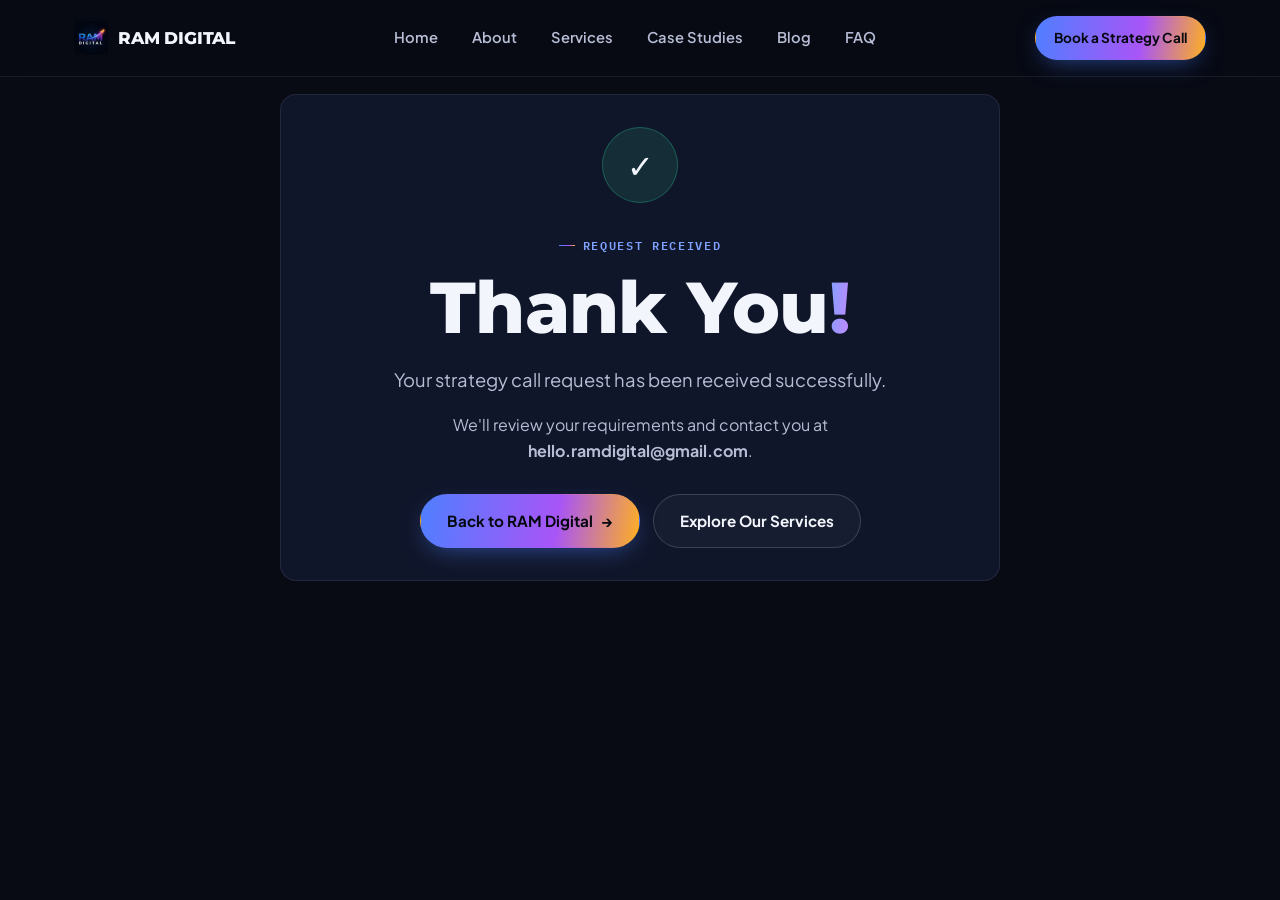
<file: thank-you.html>
<!DOCTYPE html>
<html lang="en">
<head>
  <meta charset="UTF-8">
  <meta name="viewport" content="width=device-width, initial-scale=1.0">
  <title>Thank You | RAM Digital</title>
  <meta name="description" content="Thank you for contacting RAM Digital. Your strategy call request has been received.">
  <link rel="icon" type="image/png" sizes="32x32" href="images/favicon-32.png">
  <link rel="stylesheet" href="css/style.css">
  <style>
    .thank-you-wrap{
      min-height:75vh;
      display:flex;
      align-items:center;
      justify-content:center;
      padding:80px 20px;
    }
    .thank-you-card{
      width:min(720px,100%);
      text-align:center;
    }
    .thank-you-icon{
      width:76px;
      height:76px;
      margin:0 auto 24px;
      border-radius:50%;
      display:flex;
      align-items:center;
      justify-content:center;
      font-size:2rem;
      background:rgba(52,211,153,.12);
      border:1px solid rgba(52,211,153,.3);
    }
    .thank-you-card p{
      max-width:600px;
      margin:18px auto;
    }
  </style>
</head>

<body>
<header class="site-header">
  <div class="container nav-row">
    <a href="index.html" class="brand">
      <img src="images/logo-192.png" alt="RAM Digital logo">
      RAM DIGITAL
    </a>

    <nav class="nav-links" aria-label="Primary">
      <a href="index.html">Home</a>
      <a href="about.html">About</a>
      <a href="services.html">Services</a>
      <a href="case-studies.html">Case Studies</a>
      <a href="blog.html">Blog</a>
      <a href="faq.html">FAQ</a>
    </nav>

    <div class="nav-actions">
      <a href="book-a-call.html" class="btn btn-primary btn-sm">Book a Strategy Call</a>
      <button class="nav-toggle" aria-label="Toggle menu" aria-expanded="false">☰</button>
    </div>
  </div>

  <div class="mobile-menu">
    <a href="index.html">Home</a>
    <a href="about.html">About</a>
    <a href="services.html">Services</a>
    <a href="case-studies.html">Case Studies</a>
    <a href="blog.html">Blog</a>
    <a href="faq.html">FAQ</a>
    <a href="book-a-call.html" class="btn btn-primary">Book a Strategy Call</a>
  </div>
</header>

<main class="thank-you-wrap">
  <div class="card thank-you-card">
    <div class="thank-you-icon">✓</div>

    <span class="eyebrow">Request Received</span>

    <h1 style="margin-top:14px;">
      Thank You<span class="text-gradient">!</span>
    </h1>

    <p class="lede">
      Your strategy call request has been received successfully.
    </p>

    <p>
      We'll review your requirements and contact you at
      <strong>hello.ramdigital@gmail.com</strong>.
    </p>

    <div style="margin-top:30px;">
      <a href="index.html" class="btn btn-primary">Back to RAM Digital <span class="btn-arrow">→</span></a>
      <a href="services.html" class="btn btn-ghost" style="margin-left:10px;">Explore Our Services</a>
    </div>
  </div>
</main>

<script>
document.addEventListener('DOMContentLoaded', function () {
  const toggle = document.querySelector('.nav-toggle');
  const menu = document.querySelector('.mobile-menu');

  if (toggle && menu) {
    toggle.addEventListener('click', function () {
      const open = toggle.getAttribute('aria-expanded') === 'true';
      toggle.setAttribute('aria-expanded', String(!open));
      menu.classList.toggle('open', !open);
    });
  }
});
</script>
</body>
</html>
</file>
<file: css/style.css>
/* ==========================================================================
   RAM DIGITAL — Design System
   Palette derived from brand mark: navy field, blue→violet ascent, gold spark
   ========================================================================== */

@import url('https://fonts.googleapis.com/css2?family=Montserrat:wght@700;800;900&family=Plus+Jakarta+Sans:ital,wght@0,400;0,500;0,600;0,700;1,400&family=IBM+Plex+Mono:wght@500;600&display=swap');

:root{
  /* --- Core palette --- */
  --ink:        #080b14;   /* page base */
  --surface:    #10162a;   /* card / raised panel */
  --surface-2:  #171f38;   /* card hover / nested panel */
  --surface-3:  #1e2848;   /* deepest raised, borders context */
  --border:     rgba(255,255,255,0.08);
  --border-hi:  rgba(255,255,255,0.16);

  --blue:       #4f7fff;
  --blue-soft:  #7da2ff;
  --violet:     #a855f7;
  --violet-soft:#c688ff;
  --gold:       #ffb020;
  --gold-soft:  #ffcb66;

  --text-hi:    #f3f5fc;
  --text-mid:   #b7bdd4;
  --text-lo:    #7c84a3;

  --success:    #34d399;

  /* --- Gradients --- */
  --grad-ascent: linear-gradient(100deg, var(--blue) 0%, var(--violet) 62%, var(--gold) 100%);
  --grad-ascent-soft: linear-gradient(100deg, rgba(79,127,255,.16) 0%, rgba(168,85,247,.14) 60%, rgba(255,176,32,.14) 100%);
  --grad-text: linear-gradient(95deg, var(--blue-soft) 0%, var(--violet-soft) 100%);
  --grad-radial-glow: radial-gradient(circle at 50% 0%, rgba(79,127,255,.20), transparent 60%);

  /* --- Type --- */
  --font-display: 'Montserrat', sans-serif;
  --font-body: 'Plus Jakarta Sans', sans-serif;
  --font-mono: 'IBM Plex Mono', monospace;

  /* --- Spacing / layout --- */
  --container: 1180px;
  --gutter: 24px;
  --radius-sm: 10px;
  --radius-md: 16px;
  --radius-lg: 24px;
  --radius-full: 999px;
}

/* ---------- Reset ---------- */
*,*::before,*::after{ box-sizing: border-box; }
html{ scroll-behavior: smooth; }
body{
  margin:0;
  background: var(--ink);
  color: var(--text-hi);
  font-family: var(--font-body);
  font-size: 16px;
  line-height: 1.6;
  -webkit-font-smoothing: antialiased;
}
img{ max-width:100%; display:block; }
a{ color: inherit; text-decoration: none; }
ul{ margin:0; padding:0; list-style:none; }
button{ font-family: inherit; cursor:pointer; }
input,select,textarea{ font-family: inherit; }

:focus-visible{
  outline: 2px solid var(--gold);
  outline-offset: 3px;
  border-radius: 4px;
}

@media (prefers-reduced-motion: reduce){
  *{ animation-duration: .001ms !important; animation-iteration-count: 1 !important; transition-duration: .001ms !important; scroll-behavior:auto !important; }
}

/* ---------- Layout helpers ---------- */
.container{
  width:100%;
  max-width: var(--container);
  margin: 0 auto;
  padding: 0 var(--gutter);
}
.section{ padding: 96px 0; position:relative; }
.section-tight{ padding: 56px 0; }
@media (max-width: 720px){
  .section{ padding: 64px 0; }
}

.eyebrow{
  display:inline-flex;
  align-items:center;
  gap:8px;
  font-family: var(--font-mono);
  font-size: 12px;
  font-weight: 600;
  letter-spacing: .14em;
  text-transform: uppercase;
  color: var(--blue-soft);
}
.eyebrow::before{
  content:"";
  width: 16px; height: 1px;
  background: var(--grad-ascent);
}

h1,h2,h3,h4{
  font-family: var(--font-display);
  font-weight: 800;
  line-height: 1.08;
  letter-spacing: -0.01em;
  margin: 0 0 16px;
  color: var(--text-hi);
}
h1{ font-size: clamp(2.4rem, 4.4vw + 1rem, 4.5rem); }
h2{ font-size: clamp(1.9rem, 2.6vw + 1rem, 2.75rem); }
h3{ font-size: 1.25rem; }
p{ margin: 0 0 16px; color: var(--text-mid); }
.lede{ font-size: 1.15rem; color: var(--text-mid); max-width: 60ch; }

.text-gradient{
  background: var(--grad-text);
  -webkit-background-clip: text;
  background-clip: text;
  color: transparent;
}

/* ---------- Trajectory motif (signature element) ---------- */
/* An ascending gradient line with a glowing terminus — echoes the growth-arrow mark.
   Used as hero backdrop, section divider, and inline data accent. */
.trajectory-divider{
  width:100%;
  height: 48px;
  display:flex;
  align-items:center;
  justify-content:center;
  margin: 8px 0 0;
}
.trajectory-divider svg{ width:100%; max-width: 340px; height:auto; opacity:.9; }

.glow-orb{
  position:absolute;
  border-radius:50%;
  filter: blur(70px);
  pointer-events:none;
  z-index:0;
}

/* ---------- Buttons ---------- */
.btn{
  display:inline-flex;
  align-items:center;
  justify-content:center;
  gap:8px;
  padding: 14px 26px;
  border-radius: var(--radius-full);
  font-weight:700;
  font-size: .95rem;
  border: 1px solid transparent;
  transition: transform .18s ease, box-shadow .18s ease, background .18s ease, border-color .18s ease;
  white-space: nowrap;
}
.btn:active{ transform: scale(.97); }
.btn-primary{
  background: var(--grad-ascent);
  color: #060810;
  box-shadow: 0 8px 24px -8px rgba(79,127,255,.55);
}
.btn-primary:hover{ box-shadow: 0 10px 30px -6px rgba(168,85,247,.6); transform: translateY(-1px); }
.btn-ghost{
  background: rgba(255,255,255,.03);
  border-color: var(--border-hi);
  color: var(--text-hi);
}
.btn-ghost:hover{ background: rgba(255,255,255,.07); border-color: var(--blue-soft); }
.btn-block{ width:100%; }
.btn-sm{ padding: 10px 18px; font-size:.85rem; }
.btn-arrow{ transition: transform .18s ease; }
.btn:hover .btn-arrow{ transform: translateX(3px); }

/* ---------- Header / Nav ---------- */
.site-header{
  position: fixed;
  top:0; left:0; right:0;
  z-index: 100;
  backdrop-filter: blur(14px);
  background: rgba(8,11,20,.72);
  border-bottom: 1px solid var(--border);
}
.nav-row{
  display:flex;
  align-items:center;
  justify-content:space-between;
  height: 76px;
}
.brand{
  display:flex;
  align-items:center;
  gap:10px;
  font-family: var(--font-display);
  font-weight: 800;
  font-size: 1.05rem;
  letter-spacing: -0.01em;
}
.brand img{ height: 34px; width:auto; }

.nav-links{
  display:none;
  align-items:center;
  gap: 34px;
}
.nav-links a{
  font-size:.92rem;
  font-weight:600;
  color: var(--text-mid);
  transition: color .15s ease;
  position:relative;
}
.nav-links a:hover, .nav-links a.active{ color: var(--text-hi); }
.nav-links a.active::after{
  content:"";
  position:absolute;
  left:0; right:0; bottom:-20px;
  height:2px;
  background: var(--grad-ascent);
}
.nav-cta{ display:none; align-items:center; gap:14px; }
.nav-actions{ display:flex; align-items:center; gap:10px; }

.nav-toggle{
  display:flex;
  align-items:center;
  justify-content:center;
  width:42px; height:42px;
  background: rgba(255,255,255,.04);
  border:1px solid var(--border);
  border-radius: 10px;
  color: var(--text-hi);
}

.mobile-menu{
  position:fixed;
  inset: 76px 0 0 0;
  background: var(--ink);
  z-index: 99;
  padding: 28px var(--gutter) 40px;
  display:none;
  flex-direction:column;
  gap: 4px;
  overflow-y:auto;
}
.mobile-menu.open{ display:flex; }
.mobile-menu a{
  padding: 16px 4px;
  border-bottom: 1px solid var(--border);
  font-weight:600;
  font-size:1.05rem;
  color: var(--text-hi);
}
.mobile-menu .btn{ margin-top: 20px; }

@media (min-width: 960px){
  .nav-links{ display:flex; }
  .nav-cta{ display:flex; }
  .nav-toggle{ display:none; }
  .mobile-menu{ display:none !important; }
}

/* ---------- Cards ---------- */
.card{
  background: var(--surface);
  border: 1px solid var(--border);
  border-radius: var(--radius-md);
  padding: 32px;
  transition: border-color .2s ease, transform .2s ease, background .2s ease;
}
.card:hover{ border-color: var(--border-hi); background: var(--surface-2); }
.card-icon{
  width:50px; height:50px;
  border-radius: 14px;
  display:flex; align-items:center; justify-content:center;
  margin-bottom: 20px;
  background: var(--grad-ascent-soft);
  border: 1px solid var(--border-hi);
}
.card-icon svg{ width:24px; height:24px; }

.pill{
  display:inline-flex;
  align-items:center;
  padding: 6px 14px;
  border-radius: var(--radius-full);
  font-size:.78rem;
  font-weight:700;
  background: rgba(255,255,255,.05);
  border: 1px solid var(--border);
  color: var(--text-mid);
}

/* ---------- Stats ---------- */
.stat-row{
  display:grid;
  grid-template-columns: repeat(2,1fr);
  gap: 16px;
}
@media (min-width:720px){ .stat-row{ grid-template-columns: repeat(4,1fr); } }
.stat{
  padding: 20px;
  border-radius: var(--radius-md);
  background: var(--surface);
  border: 1px solid var(--border);
  text-align:center;
}
.stat .num{
  font-family: var(--font-mono);
  font-size: clamp(1.6rem, 2.2vw, 2.2rem);
  font-weight: 600;
  background: var(--grad-text);
  -webkit-background-clip:text;
  background-clip:text;
  color:transparent;
  display:block;
}
.stat .label{ font-size:.8rem; color: var(--text-lo); margin-top:4px; }

/* ---------- Grid utilities ---------- */
.grid{ display:grid; gap: 24px; }
.grid-2{ grid-template-columns: 1fr; }
.grid-3{ grid-template-columns: 1fr; }
.grid-4{ grid-template-columns: repeat(2,1fr); }
@media (min-width: 720px){
  .grid-2{ grid-template-columns: repeat(2,1fr); }
  .grid-3{ grid-template-columns: repeat(3,1fr); }
}
@media (min-width: 960px){
  .grid-4{ grid-template-columns: repeat(4,1fr); }
}

.flex{ display:flex; }
.items-center{ align-items:center; }
.justify-between{ justify-content:space-between; }
.gap-sm{ gap:10px; }
.gap-md{ gap:20px; }
.mt-0{ margin-top:0; }
.text-center{ text-align:center; }
.max-w{ max-width: 640px; margin-left:auto; margin-right:auto; }

/* ---------- Hero ---------- */
.hero{
  padding: 168px 0 96px;
  position:relative;
  overflow:hidden;
}
.hero-grid{
  display:grid;
  gap: 48px;
  align-items:center;
  grid-template-columns: 1fr;
}
@media (min-width: 960px){
  .hero-grid{ grid-template-columns: 1.1fr .9fr; gap: 64px; }
}
.hero-actions{ display:flex; flex-wrap:wrap; gap:14px; margin-top: 8px; }

/* ---------- Forms ---------- */
.field{ margin-bottom: 18px; }
.field label{
  display:block;
  font-size:.82rem;
  font-weight:600;
  color: var(--text-mid);
  margin-bottom: 8px;
}
.field input, .field select, .field textarea{
  width:100%;
  padding: 14px 16px;
  background: var(--surface-2);
  border: 1px solid var(--border);
  border-radius: var(--radius-sm);
  color: var(--text-hi);
  font-size: .95rem;
  transition: border-color .15s ease;
}
.field input:focus, .field select:focus, .field textarea:focus{
  border-color: var(--blue);
  outline:none;
}
.field textarea{ resize: vertical; min-height: 110px; }

/* ---------- FAQ accordion ---------- */
.faq-item{
  border: 1px solid var(--border);
  border-radius: var(--radius-md);
  background: var(--surface);
  margin-bottom: 12px;
  overflow:hidden;
}
.faq-q{
  width:100%;
  display:flex;
  align-items:center;
  justify-content:space-between;
  gap:16px;
  padding: 20px 24px;
  background:none;
  border:none;
  color: var(--text-hi);
  font-weight:700;
  font-size: 1rem;
  text-align:left;
}
.faq-q .chev{ transition: transform .2s ease; flex-shrink:0; color: var(--text-lo); }
.faq-item.open .faq-q .chev{ transform: rotate(180deg); }
.faq-a{
  max-height:0;
  overflow:hidden;
  transition: max-height .25s ease;
  padding: 0 24px;
}
.faq-item.open .faq-a{ padding-bottom: 20px; }

/* ---------- Footer ---------- */
.site-footer{
  border-top: 1px solid var(--border);
  padding: 64px 0 32px;
  background: linear-gradient(180deg, transparent, rgba(79,127,255,.03));
}
.footer-grid{
  display:grid;
  gap: 40px;
  grid-template-columns: 1fr;
  margin-bottom: 48px;
}
@media (min-width: 720px){
  .footer-grid{ grid-template-columns: 1.4fr 1fr 1fr 1fr; }
}
.footer-brand p{ max-width: 32ch; }
.footer-col h4{
  font-family: var(--font-mono);
  font-size:.78rem;
  letter-spacing:.1em;
  text-transform: uppercase;
  color: var(--text-lo);
  font-weight:600;
  margin-bottom: 18px;
}
.footer-col a{
  display:block;
  color: var(--text-mid);
  font-size: .92rem;
  margin-bottom: 12px;
  transition: color .15s ease;
}
.footer-col a:hover{ color: var(--text-hi); }
.footer-bottom{
  display:flex;
  flex-direction:column;
  gap:12px;
  padding-top: 28px;
  border-top: 1px solid var(--border);
  font-size:.82rem;
  color: var(--text-lo);
}
@media (min-width:720px){
  .footer-bottom{ flex-direction:row; justify-content:space-between; }
}
.social-row{ display:flex; gap:12px; }
.social-row a{
  width:36px; height:36px;
  display:flex; align-items:center; justify-content:center;
  border:1px solid var(--border);
  border-radius:50%;
  color: var(--text-mid);
}
.social-row a:hover{ border-color: var(--blue-soft); color: var(--text-hi); }

/* ---------- Breadcrumb / page header ---------- */
.page-header{
  padding: 152px 0 56px;
  border-bottom: 1px solid var(--border);
  position:relative;
  overflow:hidden;
}
.breadcrumb{
  display:flex; align-items:center; gap:8px;
  font-size:.82rem; color: var(--text-lo); margin-bottom: 18px;
}
.breadcrumb a:hover{ color: var(--text-hi); }

/* ---------- Misc components ---------- */
.badge-num{
  font-family: var(--font-mono);
  font-size:.78rem;
  color: var(--gold-soft);
  border: 1px solid var(--border-hi);
  border-radius: var(--radius-full);
  padding: 4px 12px;
  display:inline-block;
  margin-bottom: 14px;
}
.divider{ height:1px; background: var(--border); border:none; margin: 0; }

.quote-card{
  background: var(--surface);
  border: 1px solid var(--border);
  border-radius: var(--radius-lg);
  padding: 32px;
}
.stars{ color: var(--gold); letter-spacing:2px; margin-bottom: 14px; }

.tag-list{ display:flex; flex-wrap:wrap; gap:8px; }

.table-of-timeline{ display:flex; flex-direction:column; gap:0; }
.timeline-step{
  display:grid;
  grid-template-columns: 90px 1fr;
  gap: 20px;
  padding: 28px 0;
  border-top: 1px solid var(--border);
}
.timeline-step:last-child{ border-bottom: 1px solid var(--border); }
.timeline-step .when{
  font-family: var(--font-mono);
  font-size:.82rem;
  color: var(--gold-soft);
  padding-top: 4px;
}

.blog-card img, .case-card img{
  border-radius: var(--radius-md) var(--radius-md) 0 0;
  aspect-ratio: 16/10;
  object-fit: cover;
  width:100%;
}
.blog-card{ padding:0; overflow:hidden; }
.blog-card .body{ padding: 24px; }
.meta-row{ display:flex; gap:14px; align-items:center; font-size:.78rem; color: var(--text-lo); margin-bottom: 12px; font-family: var(--font-mono); }

.avatar-stack{ display:flex; }
.avatar-stack img{
  width:38px; height:38px; border-radius:50%;
  border: 2px solid var(--ink);
  object-fit:cover;
  margin-left:-10px;
}
.avatar-stack img:first-child{ margin-left:0; }

.sr-only{
  position:absolute; width:1px; height:1px; padding:0; margin:-1px;
  overflow:hidden; clip:rect(0,0,0,0); white-space:nowrap; border:0;
}
</file>
